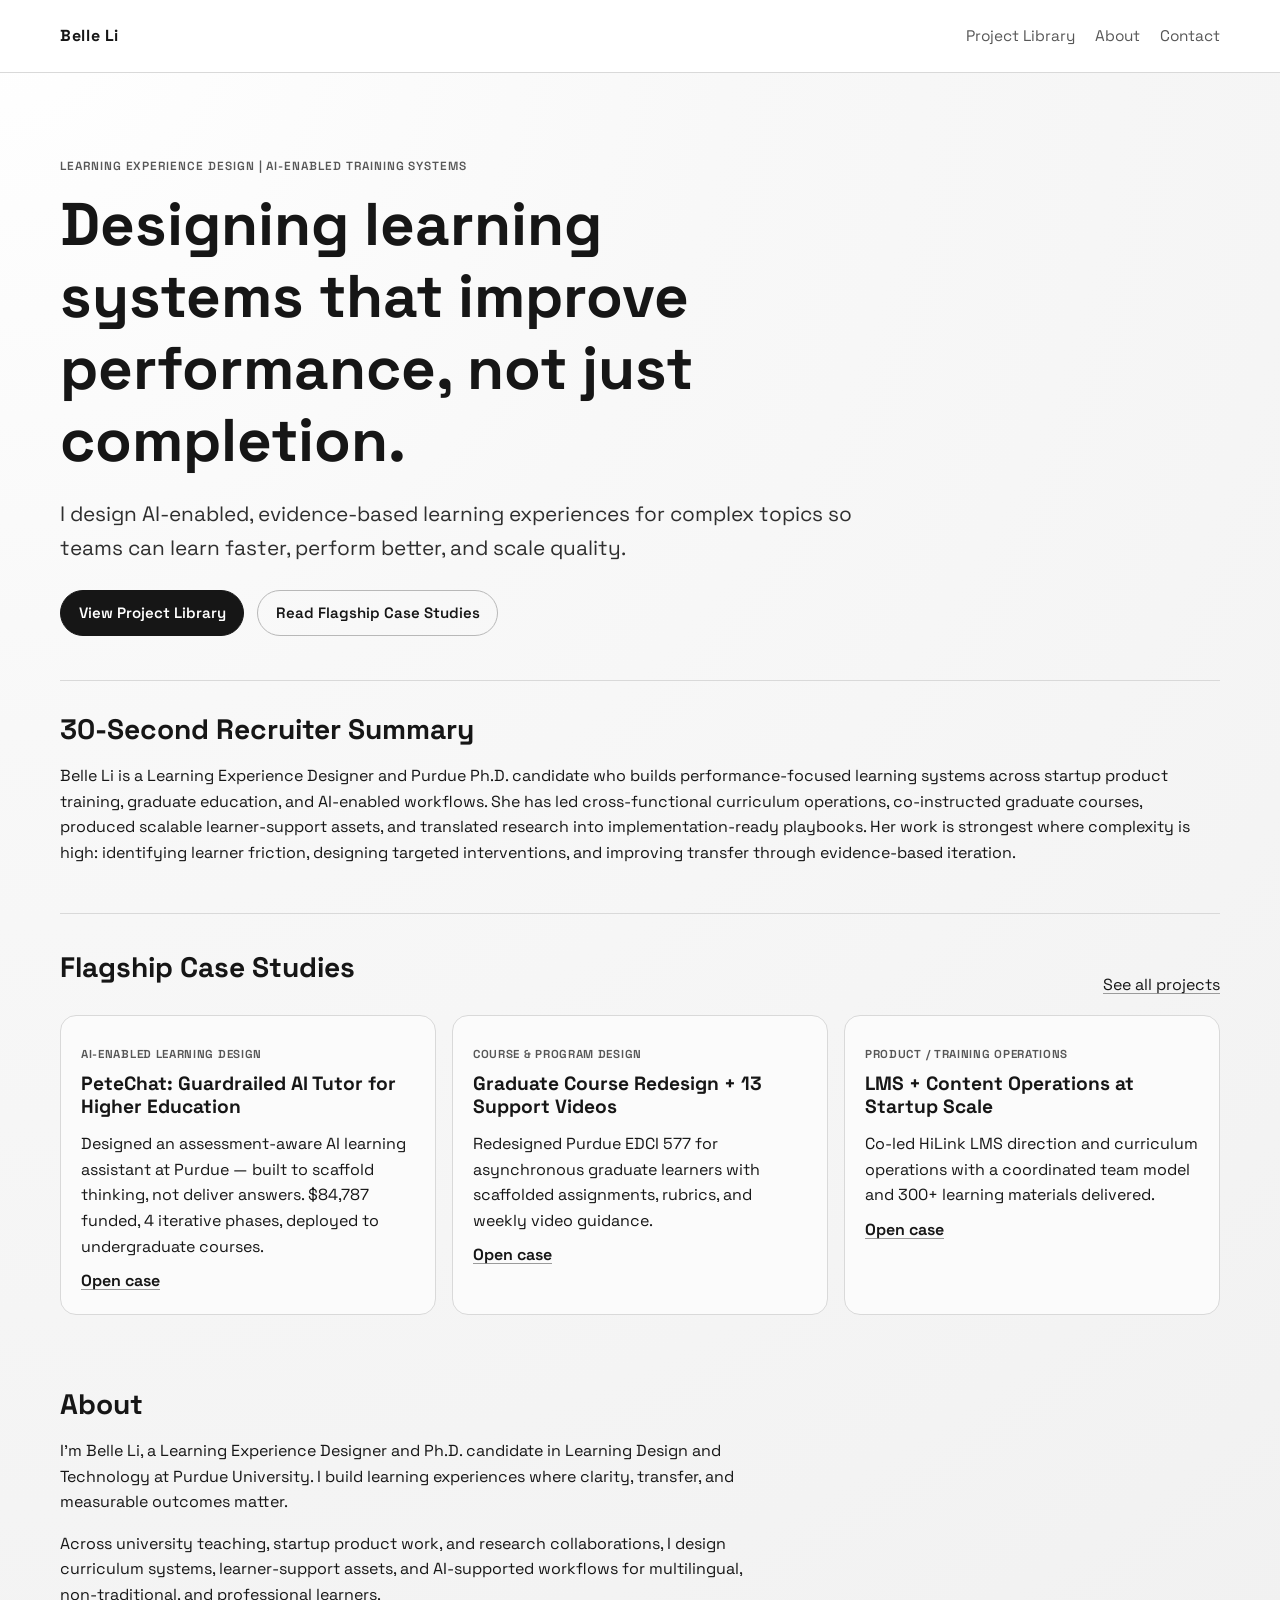
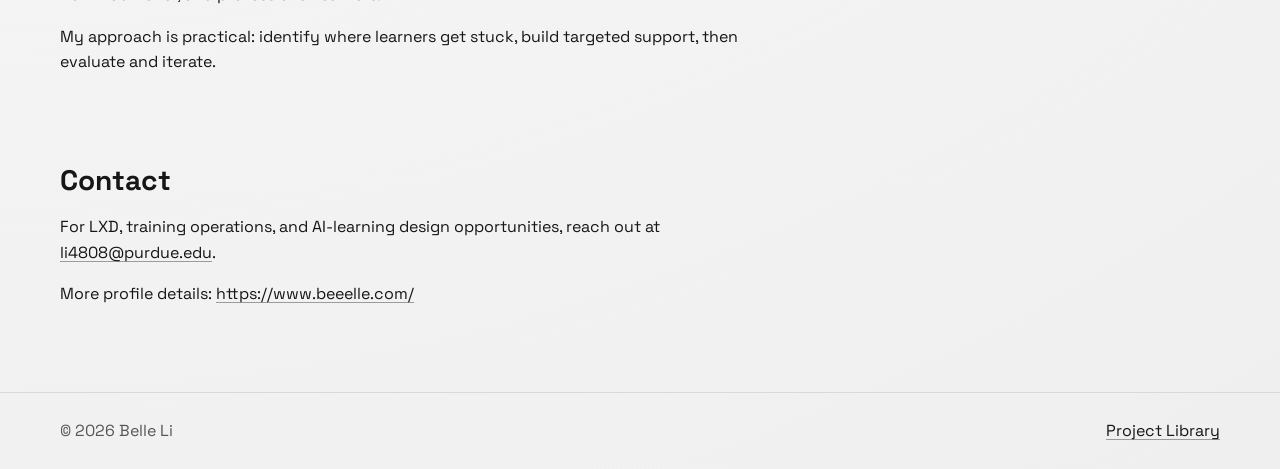
<file: index.html>
<!doctype html>
<html lang="en">
  <head>
    <meta charset="UTF-8" />
    <meta name="viewport" content="width=device-width, initial-scale=1.0" />
    <title>Belle Li | Learning Experience Design Portfolio</title>
    <meta
      name="description"
      content="Belle Li designs AI-enabled, evidence-based learning experiences for product training, higher education, and educator development."
    />
    <link rel="stylesheet" href="styles.css" />
  </head>
  <body>
    <header class="site-header">
      <div class="container nav-wrap">
        <a class="brand" href="index.html">Belle Li</a>
        <nav class="site-nav" aria-label="Primary">
          <a href="projects.html">Project Library</a>
          <a href="#about">About</a>
          <a href="#contact">Contact</a>
        </nav>
      </div>
    </header>

    <main>
      <section class="hero container">
        <p class="eyebrow">Learning Experience Design | AI-Enabled Training Systems</p>
        <h1>Designing learning systems that improve performance, not just completion.</h1>
        <p class="lede">
          I design AI-enabled, evidence-based learning experiences for complex topics so teams can
          learn faster, perform better, and scale quality.
        </p>
        <div class="cta-row">
          <a class="btn btn-primary" href="projects.html">View Project Library</a>
          <a class="btn" href="#flagship">Read Flagship Case Studies</a>
        </div>
      </section>

      <section class="summary container" aria-labelledby="recruiter-summary">
        <h2 id="recruiter-summary">30-Second Recruiter Summary</h2>
        <p>
          Belle Li is a Learning Experience Designer and Purdue Ph.D. candidate who builds
          performance-focused learning systems across startup product training, graduate education,
          and AI-enabled workflows. She has led cross-functional curriculum operations,
          co-instructed graduate courses, produced scalable learner-support assets, and translated
          research into implementation-ready playbooks. Her work is strongest where complexity is
          high: identifying learner friction, designing targeted interventions, and improving transfer
          through evidence-based iteration.
        </p>
      </section>

      <section id="flagship" class="container section">
        <div class="section-head">
          <h2>Flagship Case Studies</h2>
          <a href="projects.html">See all projects</a>
        </div>
        <div class="grid three">
          <article class="card">
            <p class="card-kicker">AI-Enabled Learning Design</p>
            <h3>PeteChat: Guardrailed AI Tutor for Higher Education</h3>
            <p>
              Designed an assessment-aware AI learning assistant at Purdue — built to scaffold thinking, not deliver answers. $84,787 funded, 4 iterative phases, deployed to undergraduate courses.
            </p>
            <a class="inline-link" href="case-petechat.html">Open case</a>
          </article>

          <article class="card">
            <p class="card-kicker">Course & Program Design</p>
            <h3>Graduate Course Redesign + 13 Support Videos</h3>
            <p>
              Redesigned Purdue EDCI 577 for asynchronous graduate learners with scaffolded
              assignments, rubrics, and weekly video guidance.
            </p>
            <a class="inline-link" href="case-edci577.html">Open case</a>
          </article>

          <article class="card">
            <p class="card-kicker">Product / Training Operations</p>
            <h3>LMS + Content Operations at Startup Scale</h3>
            <p>
              Co-led HiLink LMS direction and curriculum operations with a coordinated team model and
              300+ learning materials delivered.
            </p>
            <a class="inline-link" href="case-hilink.html">Open case</a>
          </article>
        </div>
      </section>

      <section id="about" class="container section about">
        <h2>About</h2>
        <p>
          I’m Belle Li, a Learning Experience Designer and Ph.D. candidate in Learning Design and
          Technology at Purdue University. I build learning experiences where clarity, transfer, and
          measurable outcomes matter.
        </p>
        <p>
          Across university teaching, startup product work, and research collaborations, I design
          curriculum systems, learner-support assets, and AI-supported workflows for multilingual,
          non-traditional, and professional learners.
        </p>
        <p>
          My approach is practical: identify where learners get stuck, build targeted support, then
          evaluate and iterate.
        </p>
      </section>

      <section id="contact" class="container section contact">
        <h2>Contact</h2>
        <p>
          For LXD, training operations, and AI-learning design opportunities, reach out at
          <a href="mailto:li4808@purdue.edu">li4808@purdue.edu</a>.
        </p>
        <p>
          More profile details:
          <a href="https://www.beeelle.com/" target="_blank" rel="noopener noreferrer"
            >https://www.beeelle.com/</a
          >
        </p>
      </section>
    </main>

    <footer class="site-footer">
      <div class="container footer-wrap">
        <p>© <span id="year"></span> Belle Li</p>
        <a href="projects.html">Project Library</a>
      </div>
    </footer>

    <script src="script.js"></script>
  </body>
</html>
</file>
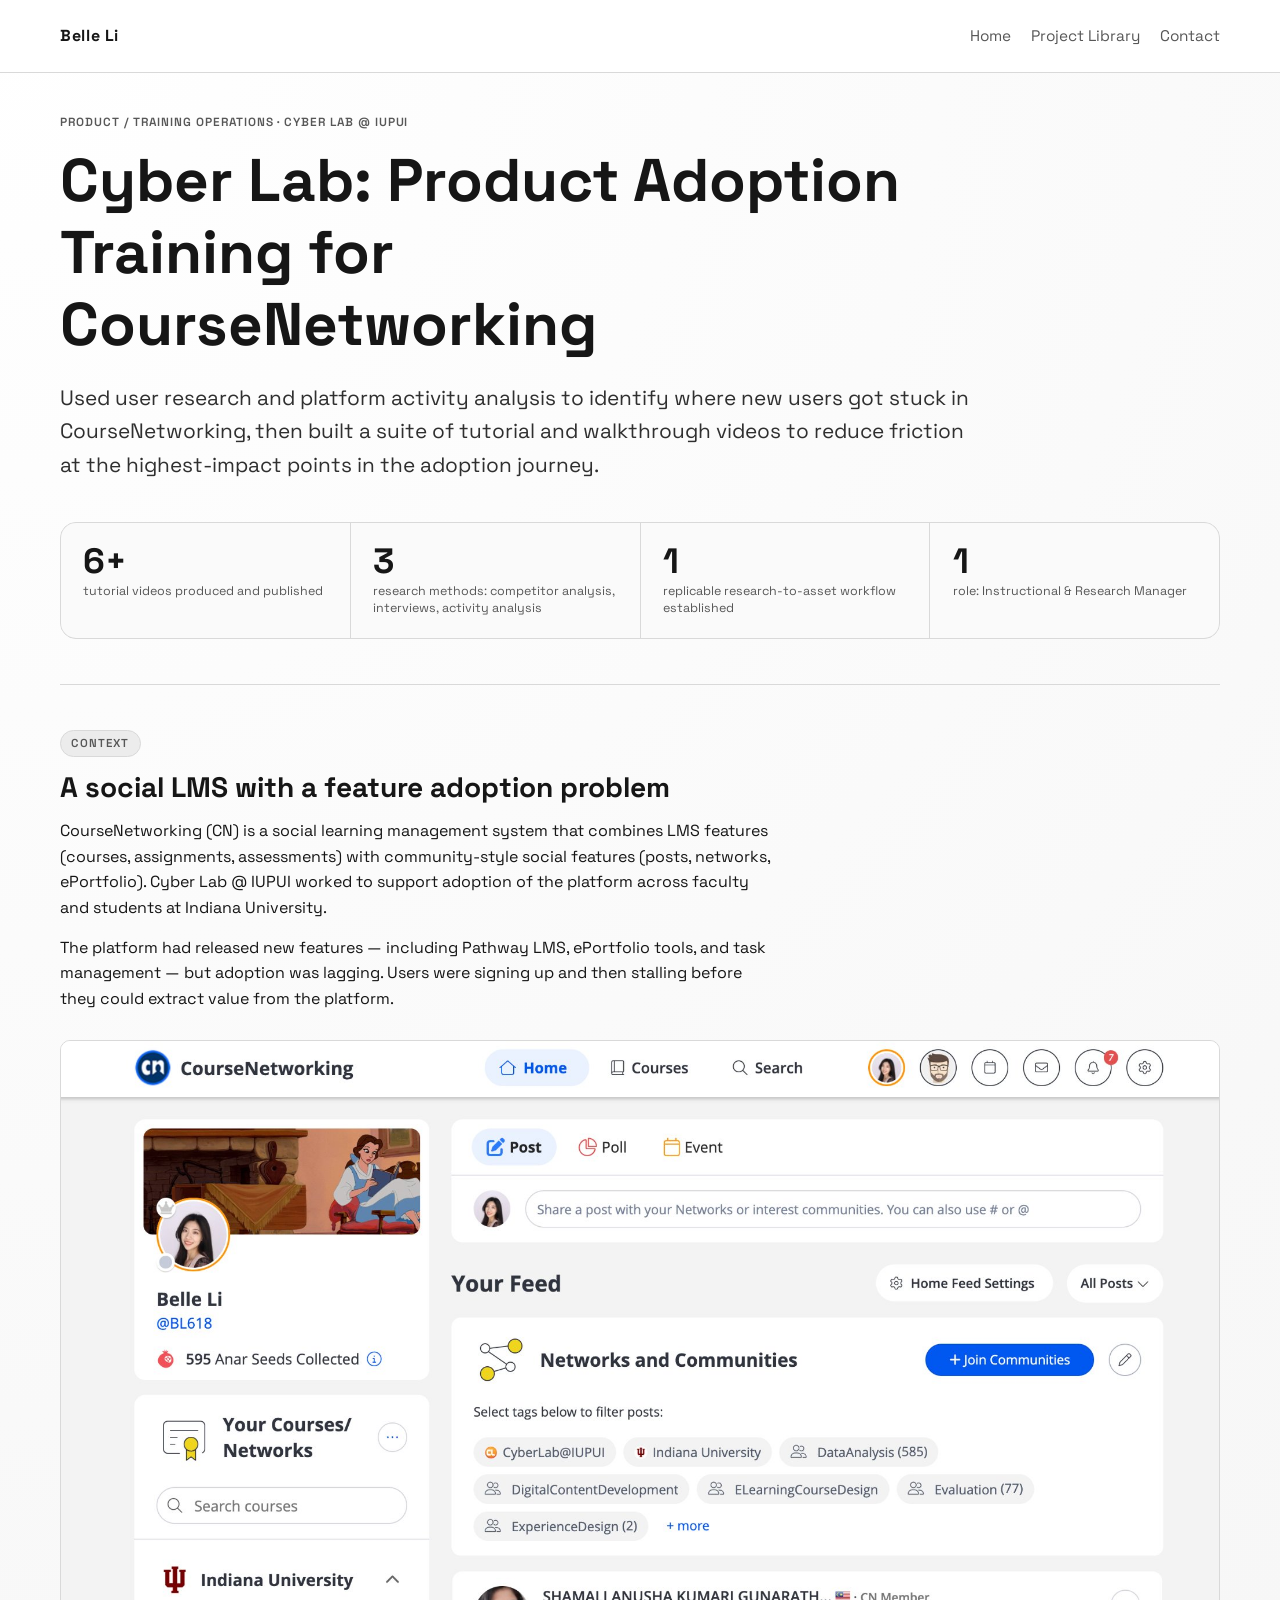
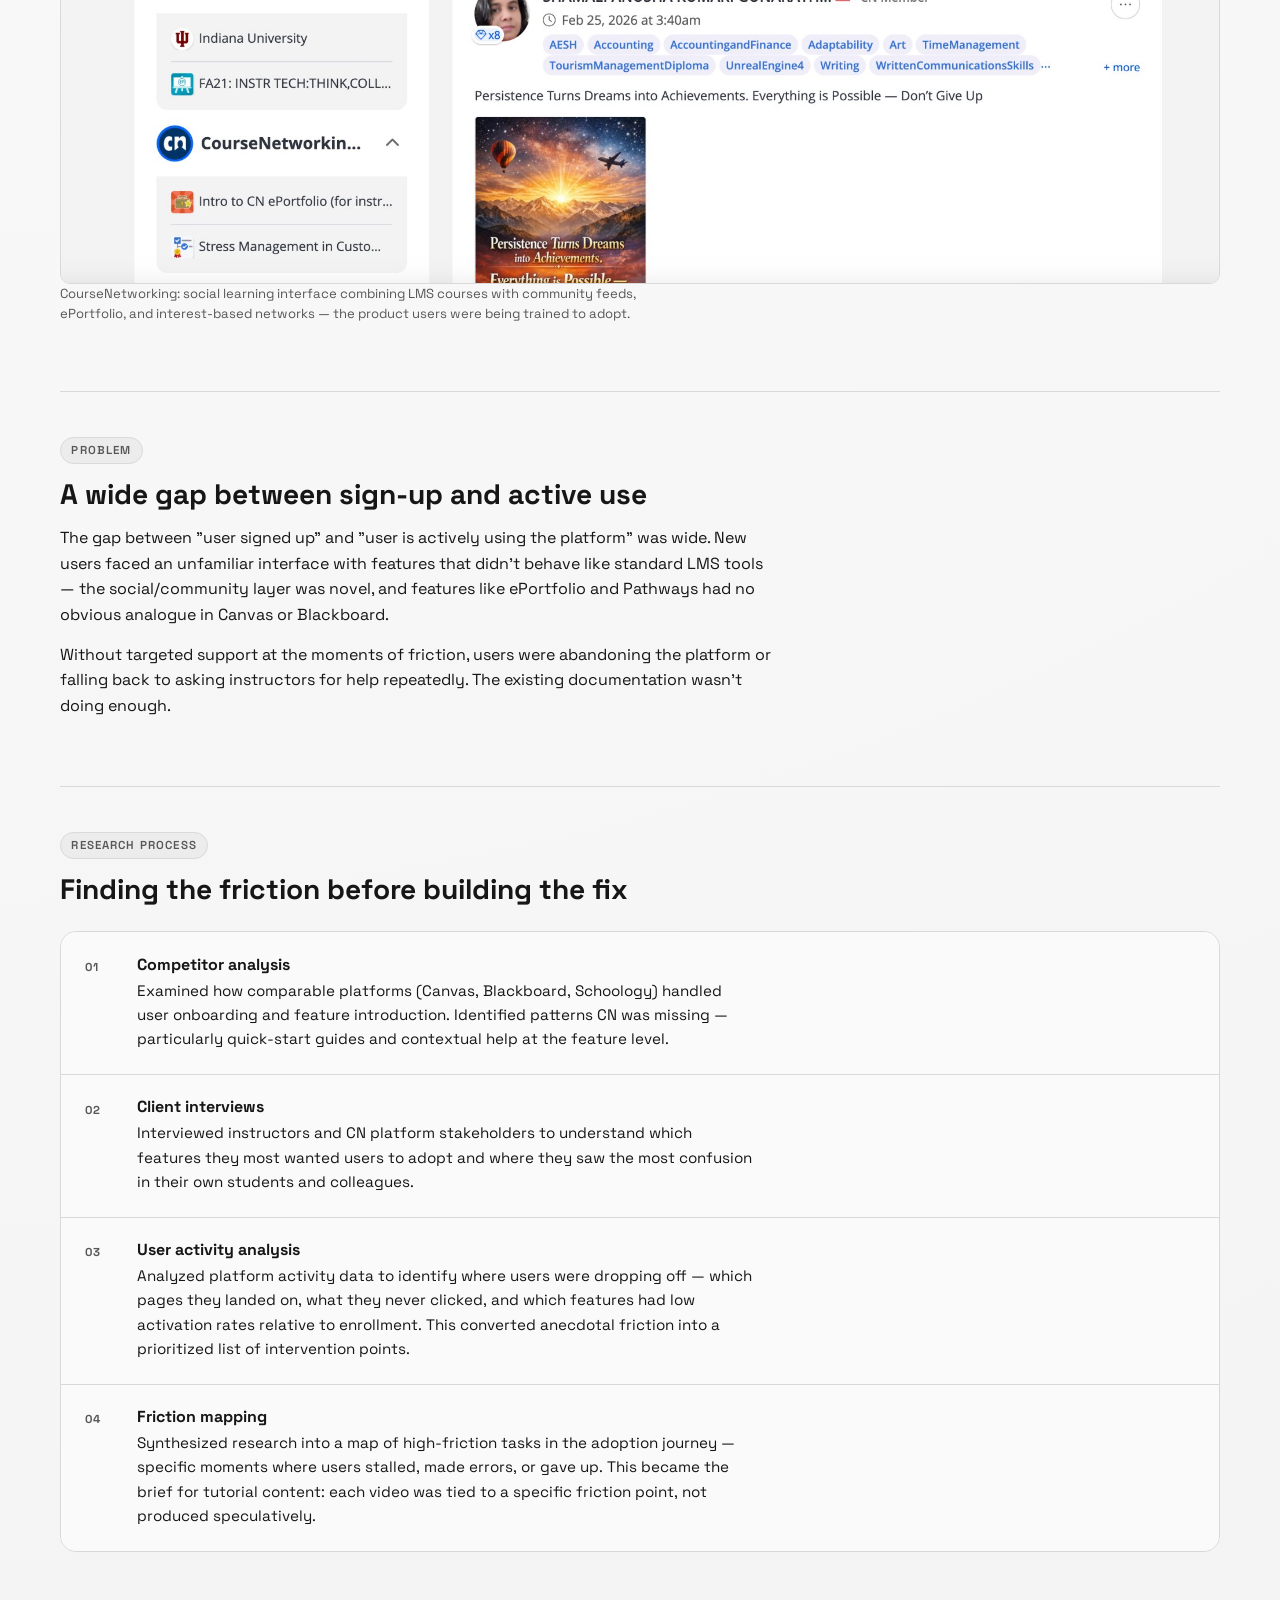
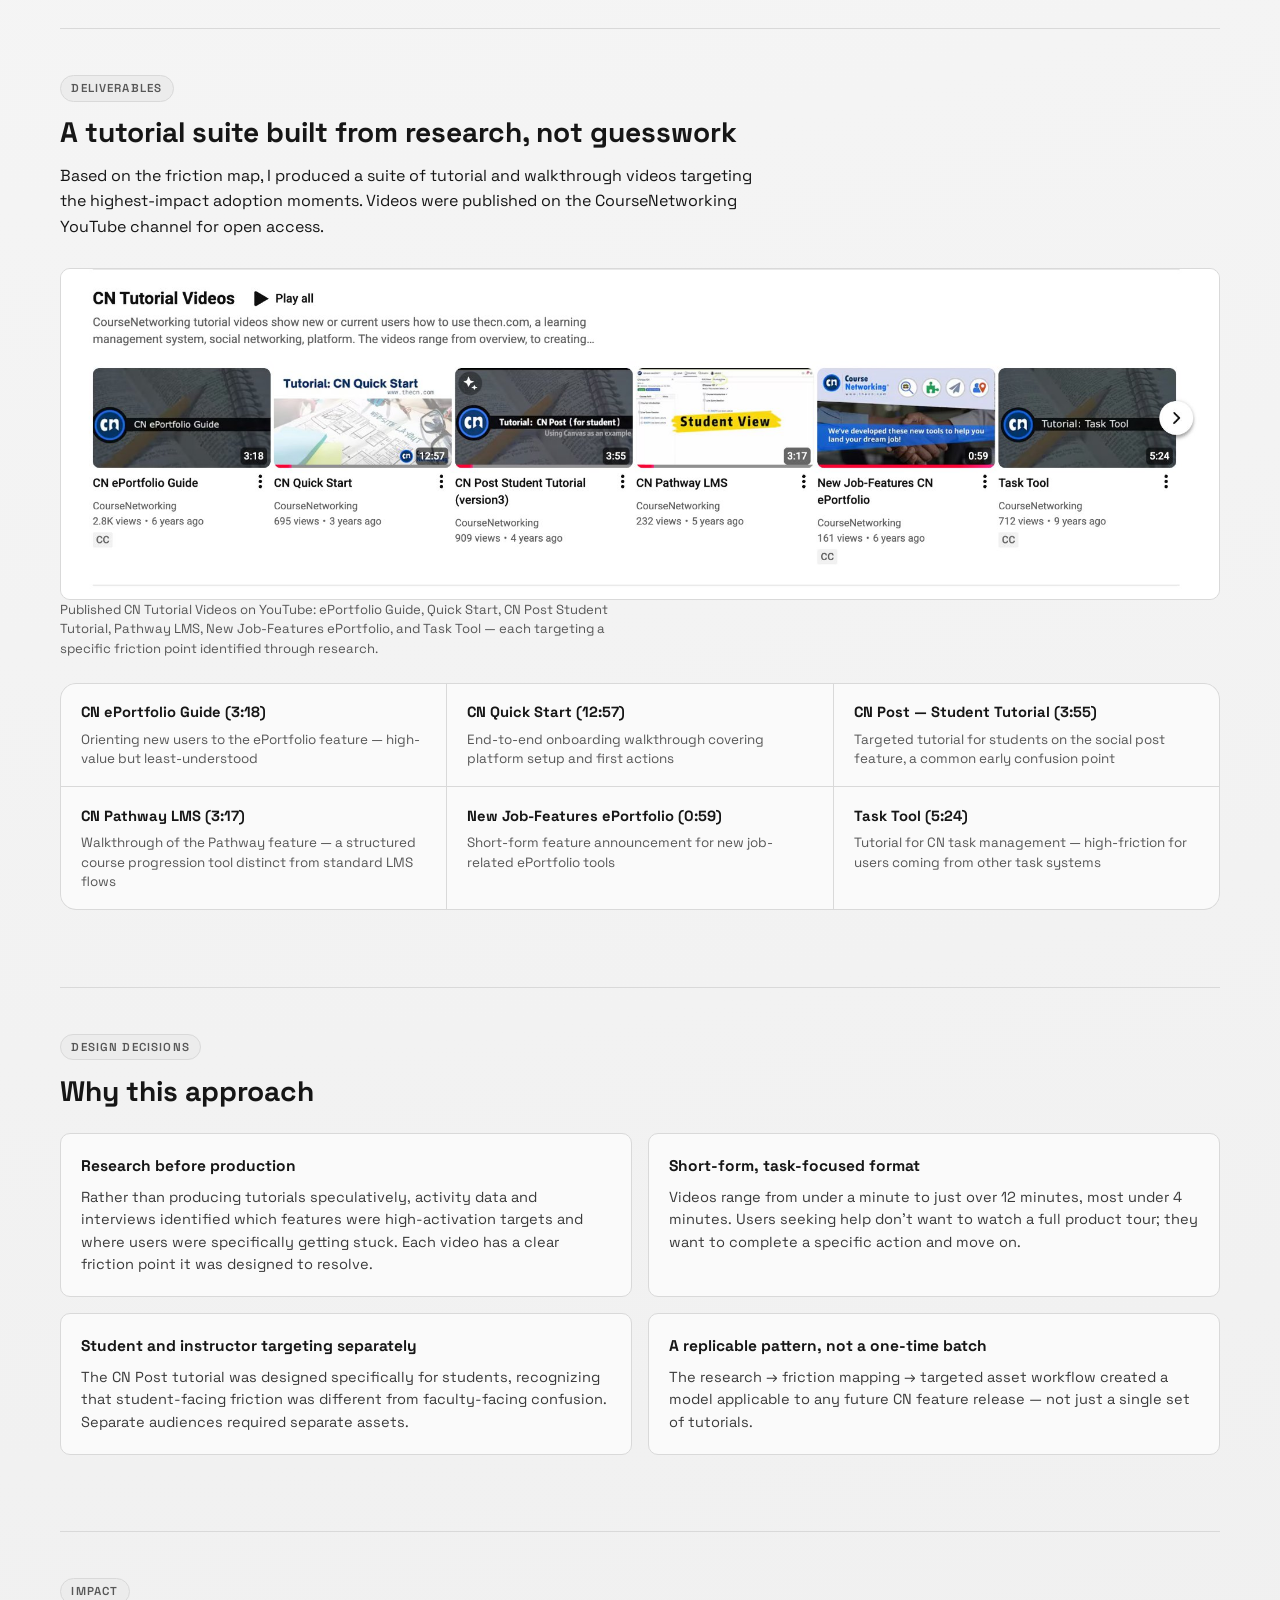
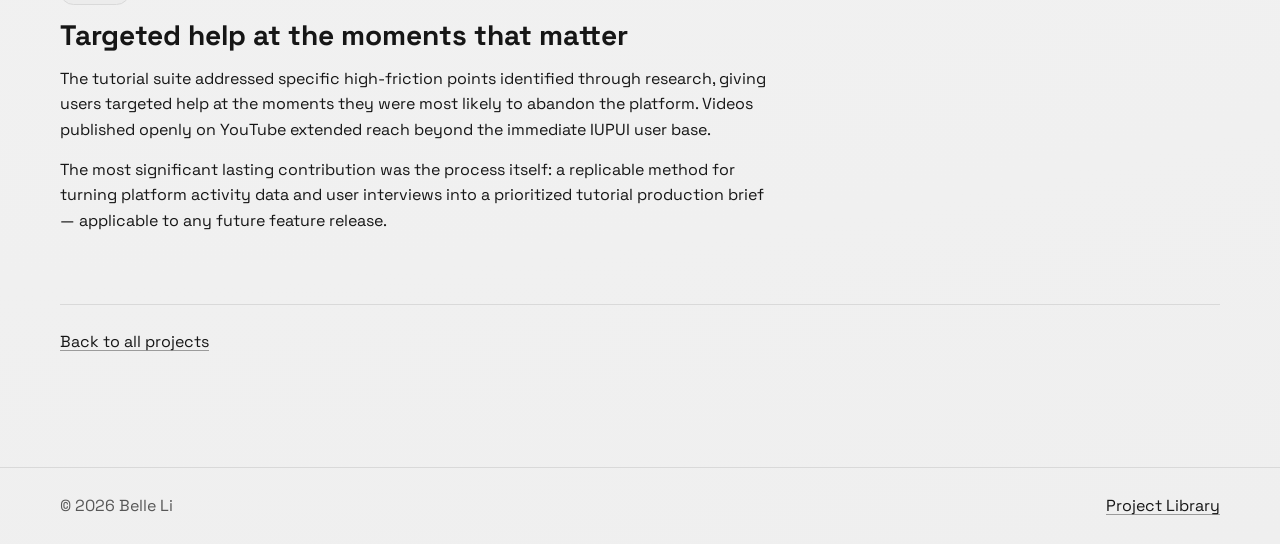
<file: case-cyberlab.html>
<!doctype html>
<html lang="en">
  <head>
    <meta charset="UTF-8" />
    <meta name="viewport" content="width=device-width, initial-scale=1.0" />
    <title>Cyber Lab Product Adoption Training — Belle Li</title>
    <meta name="description" content="Case study: Cyber Lab LMS optimization and onboarding tutorial design informed by user research and activity analysis on CourseNetworking." />
    <link rel="stylesheet" href="styles.css" />
  </head>
  <body>
    <header class="site-header">
      <div class="container nav-wrap">
        <a class="brand" href="index.html">Belle Li</a>
        <nav class="site-nav" aria-label="Primary">
          <a href="index.html">Home</a>
          <a href="projects.html">Project Library</a>
          <a href="index.html#contact">Contact</a>
        </nav>
      </div>
    </header>

    <main class="container case">
      <p class="eyebrow">Product / Training Operations · Cyber Lab @ IUPUI</p>
      <h1>Cyber Lab: Product Adoption Training for CourseNetworking</h1>
      <p class="lede narrow">Used user research and platform activity analysis to identify where new users got stuck in CourseNetworking, then built a suite of tutorial and walkthrough videos to reduce friction at the highest-impact points in the adoption journey.</p>

      <div class="case-stats">
        <div class="case-stat"><span class="case-stat-num">6+</span><span class="case-stat-label">tutorial videos produced and published</span></div>
        <div class="case-stat"><span class="case-stat-num">3</span><span class="case-stat-label">research methods: competitor analysis, interviews, activity analysis</span></div>
        <div class="case-stat"><span class="case-stat-num">1</span><span class="case-stat-label">replicable research-to-asset workflow established</span></div>
        <div class="case-stat"><span class="case-stat-num">1</span><span class="case-stat-label">role: Instructional & Research Manager</span></div>
      </div>

      <div class="case-section">
        <p class="section-tag">Context</p>
        <h2>A social LMS with a feature adoption problem</h2>
        <p>CourseNetworking (CN) is a social learning management system that combines LMS features (courses, assignments, assessments) with community-style social features (posts, networks, ePortfolio). Cyber Lab @ IUPUI worked to support adoption of the platform across faculty and students at Indiana University.</p>
        <p>The platform had released new features — including Pathway LMS, ePortfolio tools, and task management — but adoption was lagging. Users were signing up and then stalling before they could extract value from the platform.</p>
        <div class="case-img-wrap">
          <img src="images/cyberlab-cn-profile.png" alt="CourseNetworking platform home page" class="case-img" onerror="this.style.display='none';this.nextElementSibling.style.display='flex';" />
          <div class="case-img-placeholder" style="display:none">CourseNetworking platform screenshot</div>
          <p class="case-img-caption">CourseNetworking: social learning interface combining LMS courses with community feeds, ePortfolio, and interest-based networks — the product users were being trained to adopt.</p>
        </div>
      </div>

      <div class="case-section">
        <p class="section-tag">Problem</p>
        <h2>A wide gap between sign-up and active use</h2>
        <p>The gap between "user signed up" and "user is actively using the platform" was wide. New users faced an unfamiliar interface with features that didn't behave like standard LMS tools — the social/community layer was novel, and features like ePortfolio and Pathways had no obvious analogue in Canvas or Blackboard.</p>
        <p>Without targeted support at the moments of friction, users were abandoning the platform or falling back to asking instructors for help repeatedly. The existing documentation wasn't doing enough.</p>
      </div>

      <div class="case-section">
        <p class="section-tag">Research Process</p>
        <h2>Finding the friction before building the fix</h2>
        <div class="process-list">
          <div class="process-item">
            <div class="process-num">01</div>
            <div class="process-body">
              <h3>Competitor analysis</h3>
              <p>Examined how comparable platforms (Canvas, Blackboard, Schoology) handled user onboarding and feature introduction. Identified patterns CN was missing — particularly quick-start guides and contextual help at the feature level.</p>
            </div>
          </div>
          <div class="process-item">
            <div class="process-num">02</div>
            <div class="process-body">
              <h3>Client interviews</h3>
              <p>Interviewed instructors and CN platform stakeholders to understand which features they most wanted users to adopt and where they saw the most confusion in their own students and colleagues.</p>
            </div>
          </div>
          <div class="process-item">
            <div class="process-num">03</div>
            <div class="process-body">
              <h3>User activity analysis</h3>
              <p>Analyzed platform activity data to identify where users were dropping off — which pages they landed on, what they never clicked, and which features had low activation rates relative to enrollment. This converted anecdotal friction into a prioritized list of intervention points.</p>
            </div>
          </div>
          <div class="process-item">
            <div class="process-num">04</div>
            <div class="process-body">
              <h3>Friction mapping</h3>
              <p>Synthesized research into a map of high-friction tasks in the adoption journey — specific moments where users stalled, made errors, or gave up. This became the brief for tutorial content: each video was tied to a specific friction point, not produced speculatively.</p>
            </div>
          </div>
        </div>
      </div>

      <div class="case-section">
        <p class="section-tag">Deliverables</p>
        <h2>A tutorial suite built from research, not guesswork</h2>
        <p>Based on the friction map, I produced a suite of tutorial and walkthrough videos targeting the highest-impact adoption moments. Videos were published on the CourseNetworking YouTube channel for open access.</p>
        <div class="case-img-wrap">
          <img src="images/cyberlab-tutorials.png" alt="CN Tutorial Videos on YouTube" class="case-img" onerror="this.style.display='none';this.nextElementSibling.style.display='flex';" />
          <div class="case-img-placeholder" style="display:none">CN Tutorial Video library — YouTube</div>
          <p class="case-img-caption">Published CN Tutorial Videos on YouTube: ePortfolio Guide, Quick Start, CN Post Student Tutorial, Pathway LMS, New Job-Features ePortfolio, and Task Tool — each targeting a specific friction point identified through research.</p>
        </div>
        <div class="artifact-grid">
          <div class="artifact-item"><h4>CN ePortfolio Guide (3:18)</h4><p>Orienting new users to the ePortfolio feature — high-value but least-understood</p></div>
          <div class="artifact-item"><h4>CN Quick Start (12:57)</h4><p>End-to-end onboarding walkthrough covering platform setup and first actions</p></div>
          <div class="artifact-item"><h4>CN Post — Student Tutorial (3:55)</h4><p>Targeted tutorial for students on the social post feature, a common early confusion point</p></div>
          <div class="artifact-item"><h4>CN Pathway LMS (3:17)</h4><p>Walkthrough of the Pathway feature — a structured course progression tool distinct from standard LMS flows</p></div>
          <div class="artifact-item"><h4>New Job-Features ePortfolio (0:59)</h4><p>Short-form feature announcement for new job-related ePortfolio tools</p></div>
          <div class="artifact-item"><h4>Task Tool (5:24)</h4><p>Tutorial for CN task management — high-friction for users coming from other task systems</p></div>
        </div>
      </div>

      <div class="case-section">
        <p class="section-tag">Design Decisions</p>
        <h2>Why this approach</h2>
        <div class="decisions-grid">
          <div class="decision-item">
            <h4>Research before production</h4>
            <p>Rather than producing tutorials speculatively, activity data and interviews identified which features were high-activation targets and where users were specifically getting stuck. Each video has a clear friction point it was designed to resolve.</p>
          </div>
          <div class="decision-item">
            <h4>Short-form, task-focused format</h4>
            <p>Videos range from under a minute to just over 12 minutes, most under 4 minutes. Users seeking help don't want to watch a full product tour; they want to complete a specific action and move on.</p>
          </div>
          <div class="decision-item">
            <h4>Student and instructor targeting separately</h4>
            <p>The CN Post tutorial was designed specifically for students, recognizing that student-facing friction was different from faculty-facing confusion. Separate audiences required separate assets.</p>
          </div>
          <div class="decision-item">
            <h4>A replicable pattern, not a one-time batch</h4>
            <p>The research → friction mapping → targeted asset workflow created a model applicable to any future CN feature release — not just a single set of tutorials.</p>
          </div>
        </div>
      </div>

      <div class="case-section">
        <p class="section-tag">Impact</p>
        <h2>Targeted help at the moments that matter</h2>
        <p>The tutorial suite addressed specific high-friction points identified through research, giving users targeted help at the moments they were most likely to abandon the platform. Videos published openly on YouTube extended reach beyond the immediate IUPUI user base.</p>
        <p>The most significant lasting contribution was the process itself: a replicable method for turning platform activity data and user interviews into a prioritized tutorial production brief — applicable to any future feature release.</p>
      </div>

      <p class="case-back"><a href="projects.html">Back to all projects</a></p>
    </main>

    <footer class="site-footer">
      <div class="container footer-wrap">
        <p>© <span id="year"></span> Belle Li</p>
        <a href="projects.html">Project Library</a>
      </div>
    </footer>
    <script src="script.js"></script>
  </body>
</html>
</file>
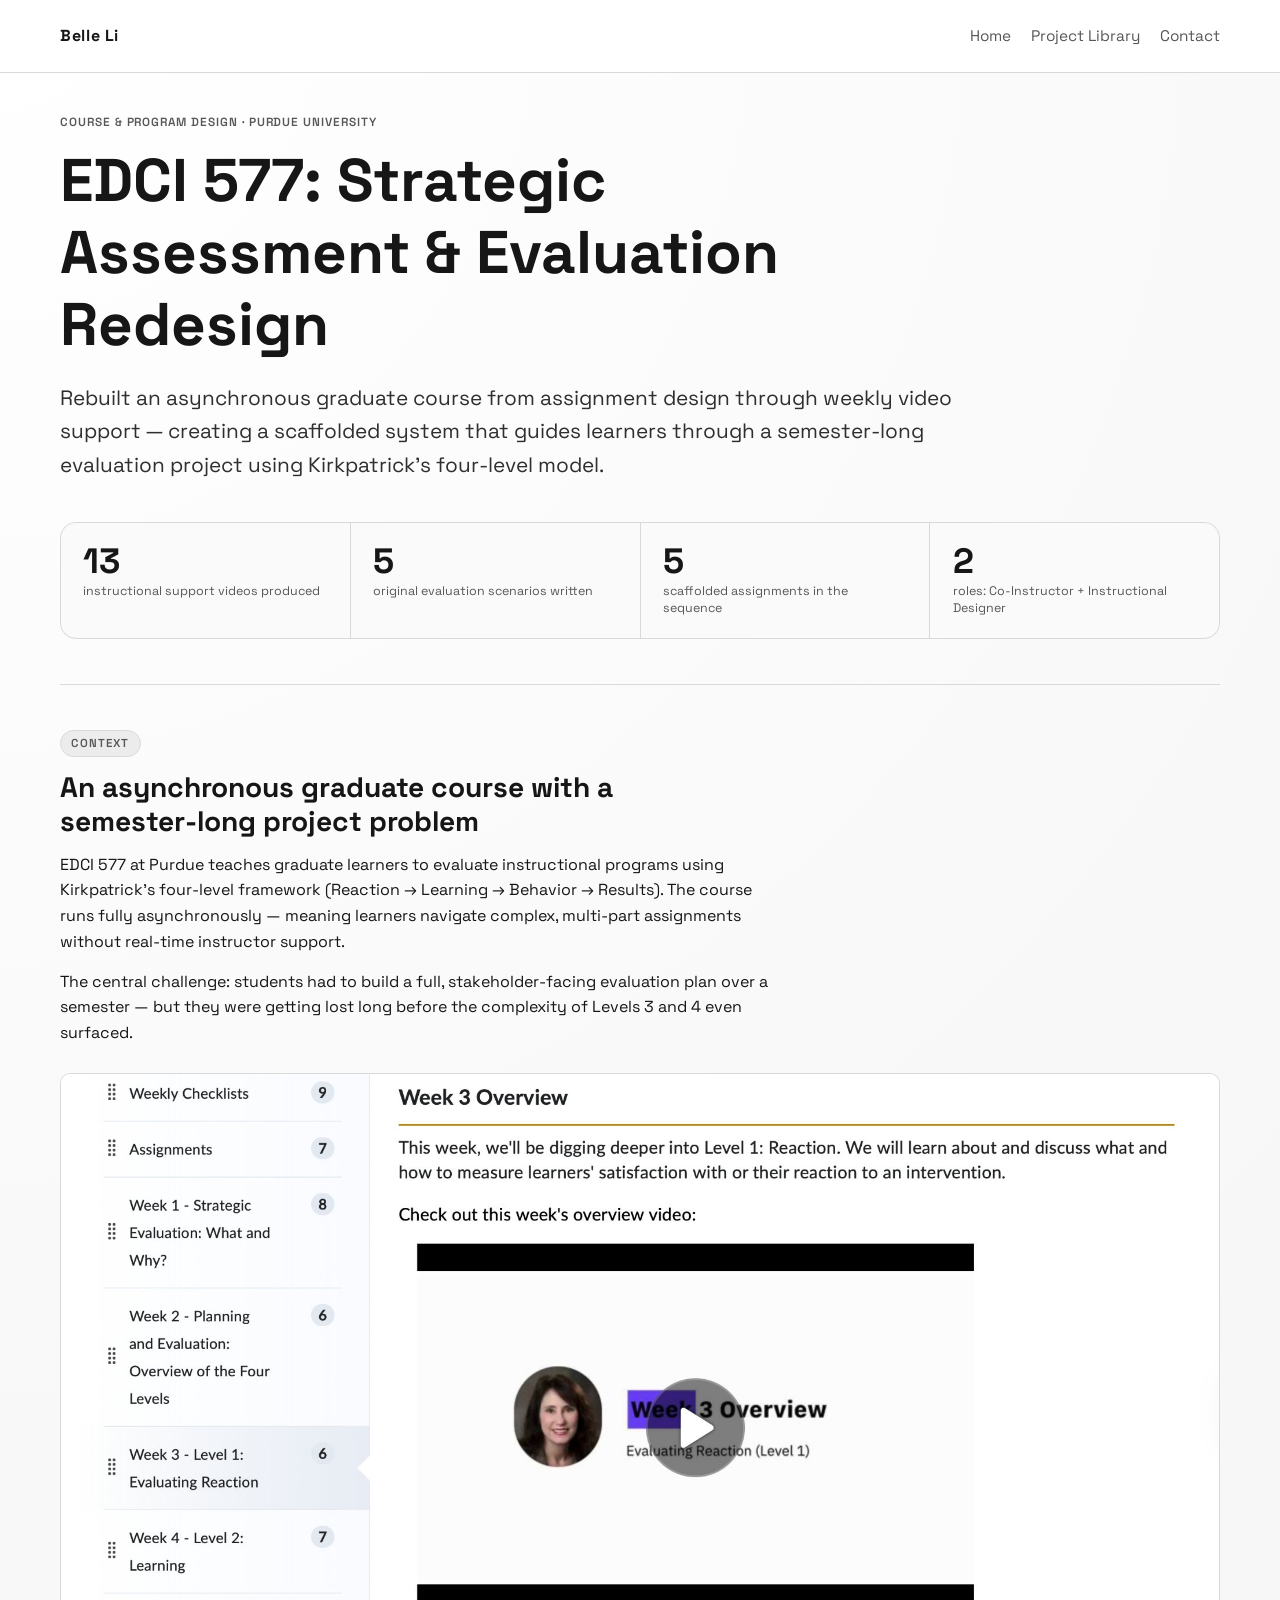
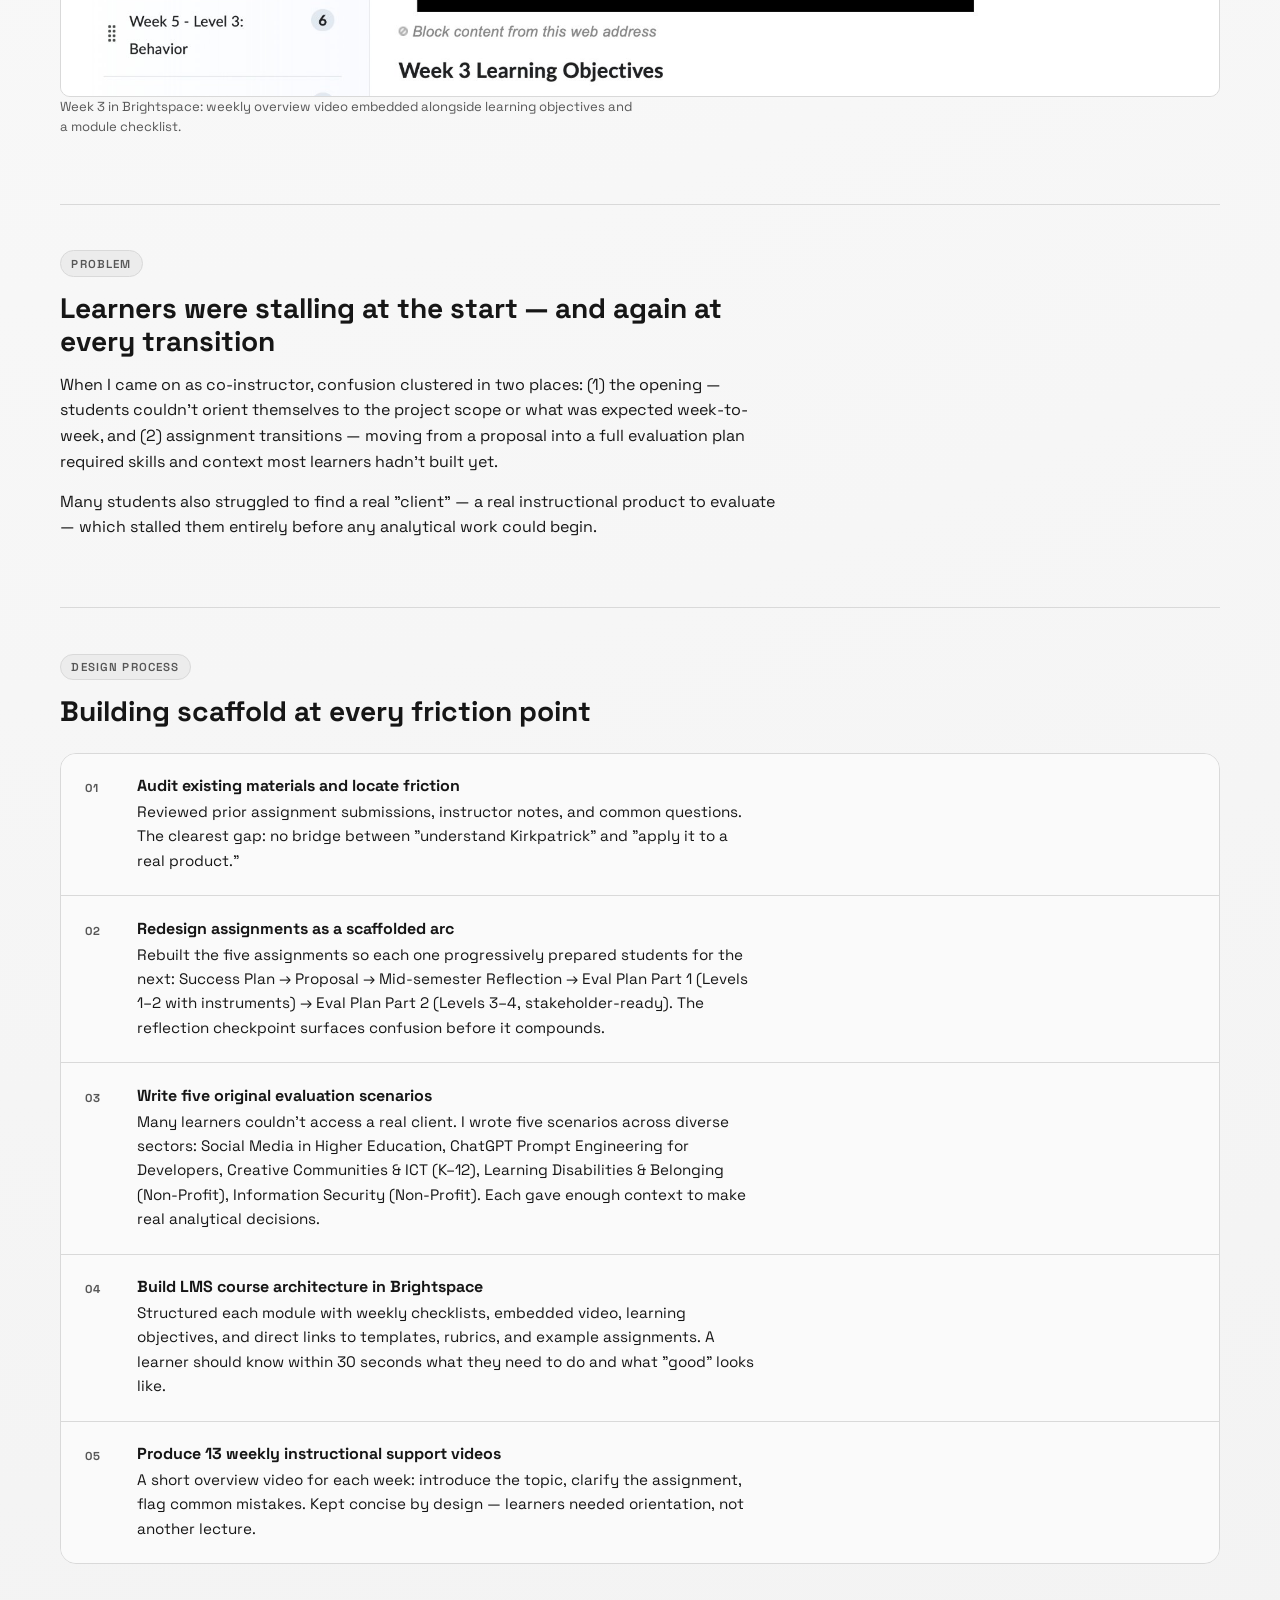
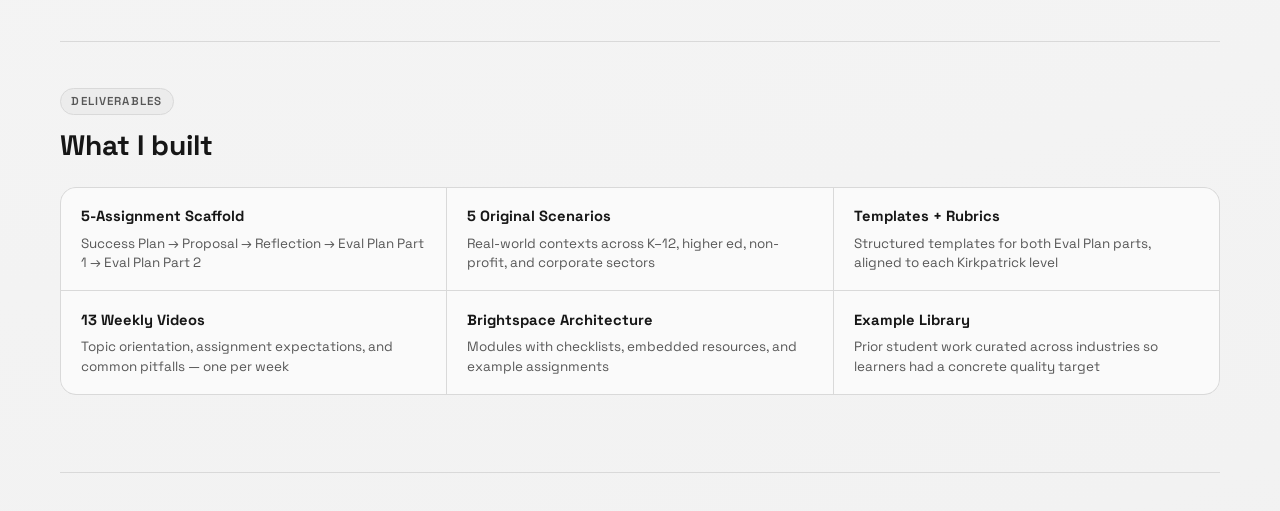
<file: case-edci557.html>
<!doctype html>
<html lang="en">
  <head>
    <meta charset="UTF-8" />
    <meta name="viewport" content="width=device-width, initial-scale=1.0" />
    <meta http-equiv="refresh" content="0; url=case-edci577.html" />
    <meta name="robots" content="noindex" />
    <link rel="canonical" href="https://beeeeeeelle.github.io/portfolio/case-edci577.html" />
    <title>EDCI 577 Course Redesign — Belle Li</title>
  </head>
  <body>
    <p>This case study has moved to <a href="case-edci577.html">EDCI 577: Strategic Assessment &amp; Evaluation Redesign</a>.</p>
  </body>
</html>
</file>
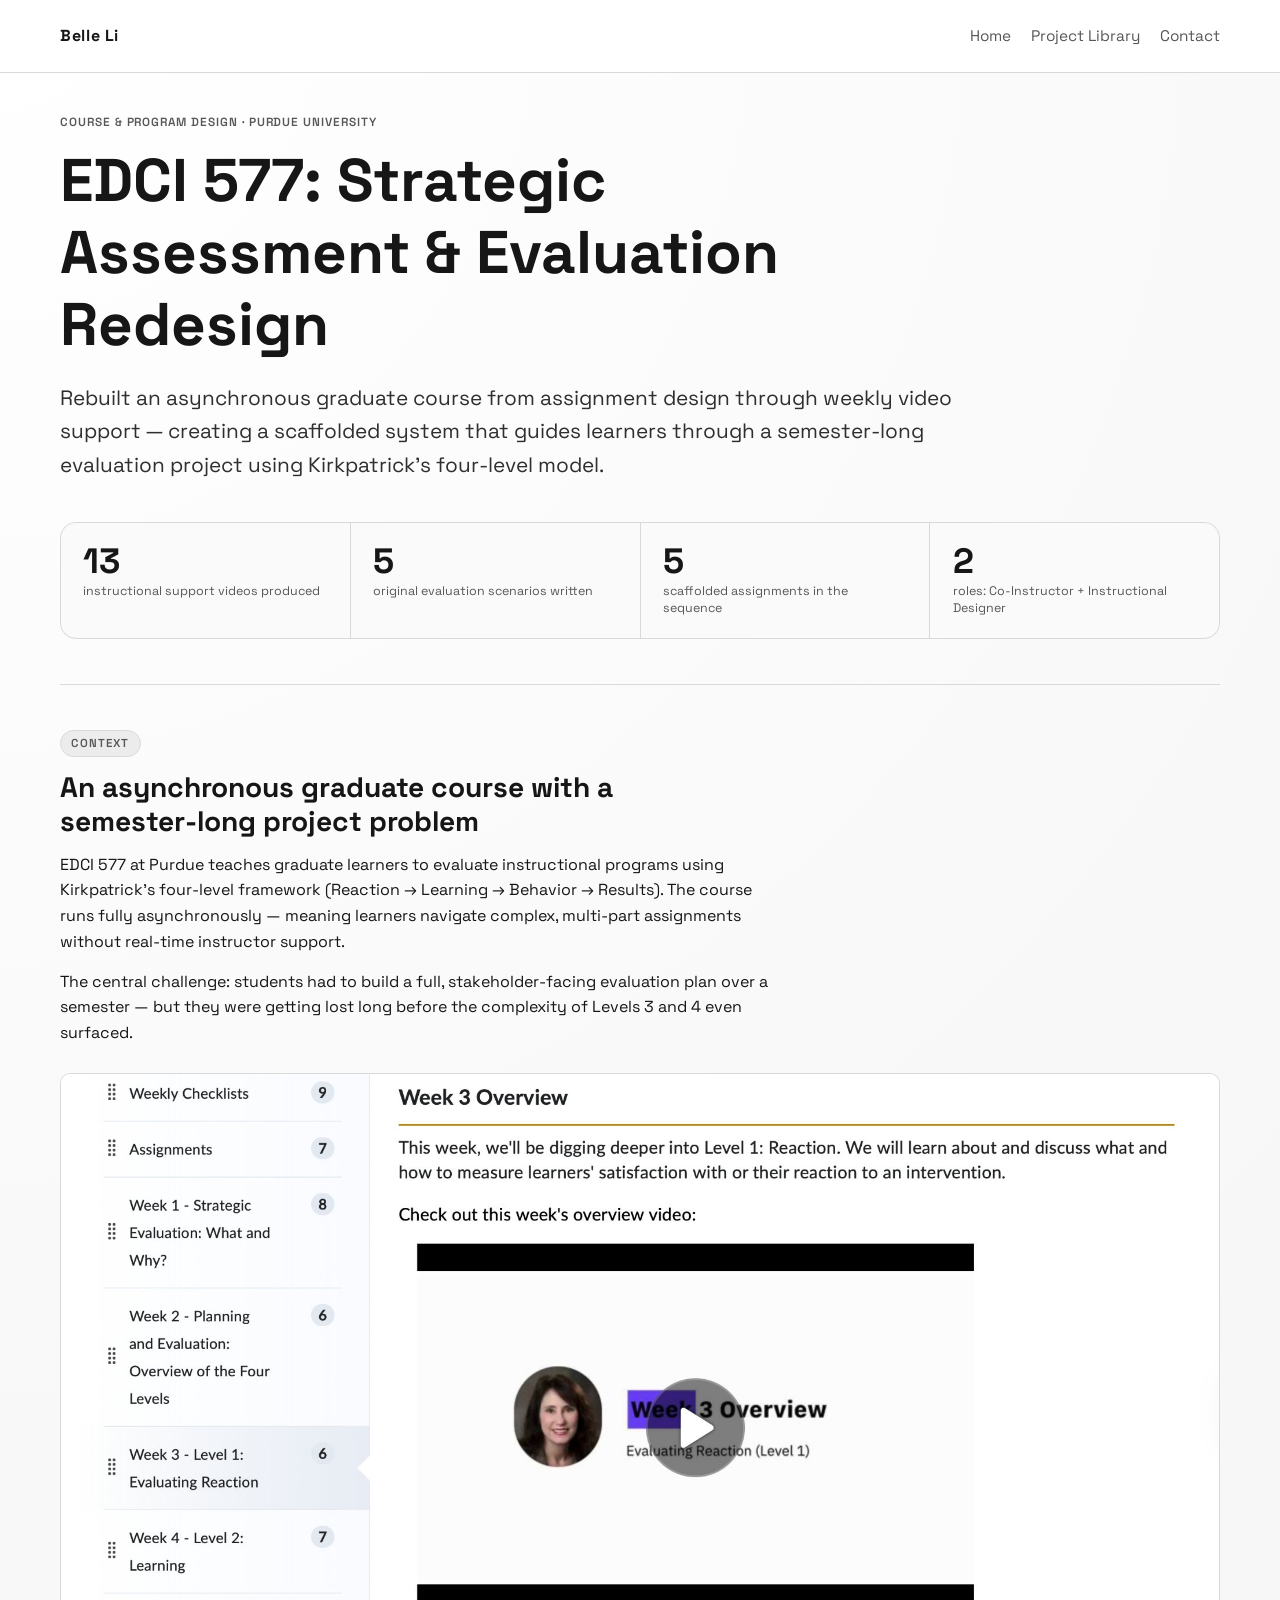
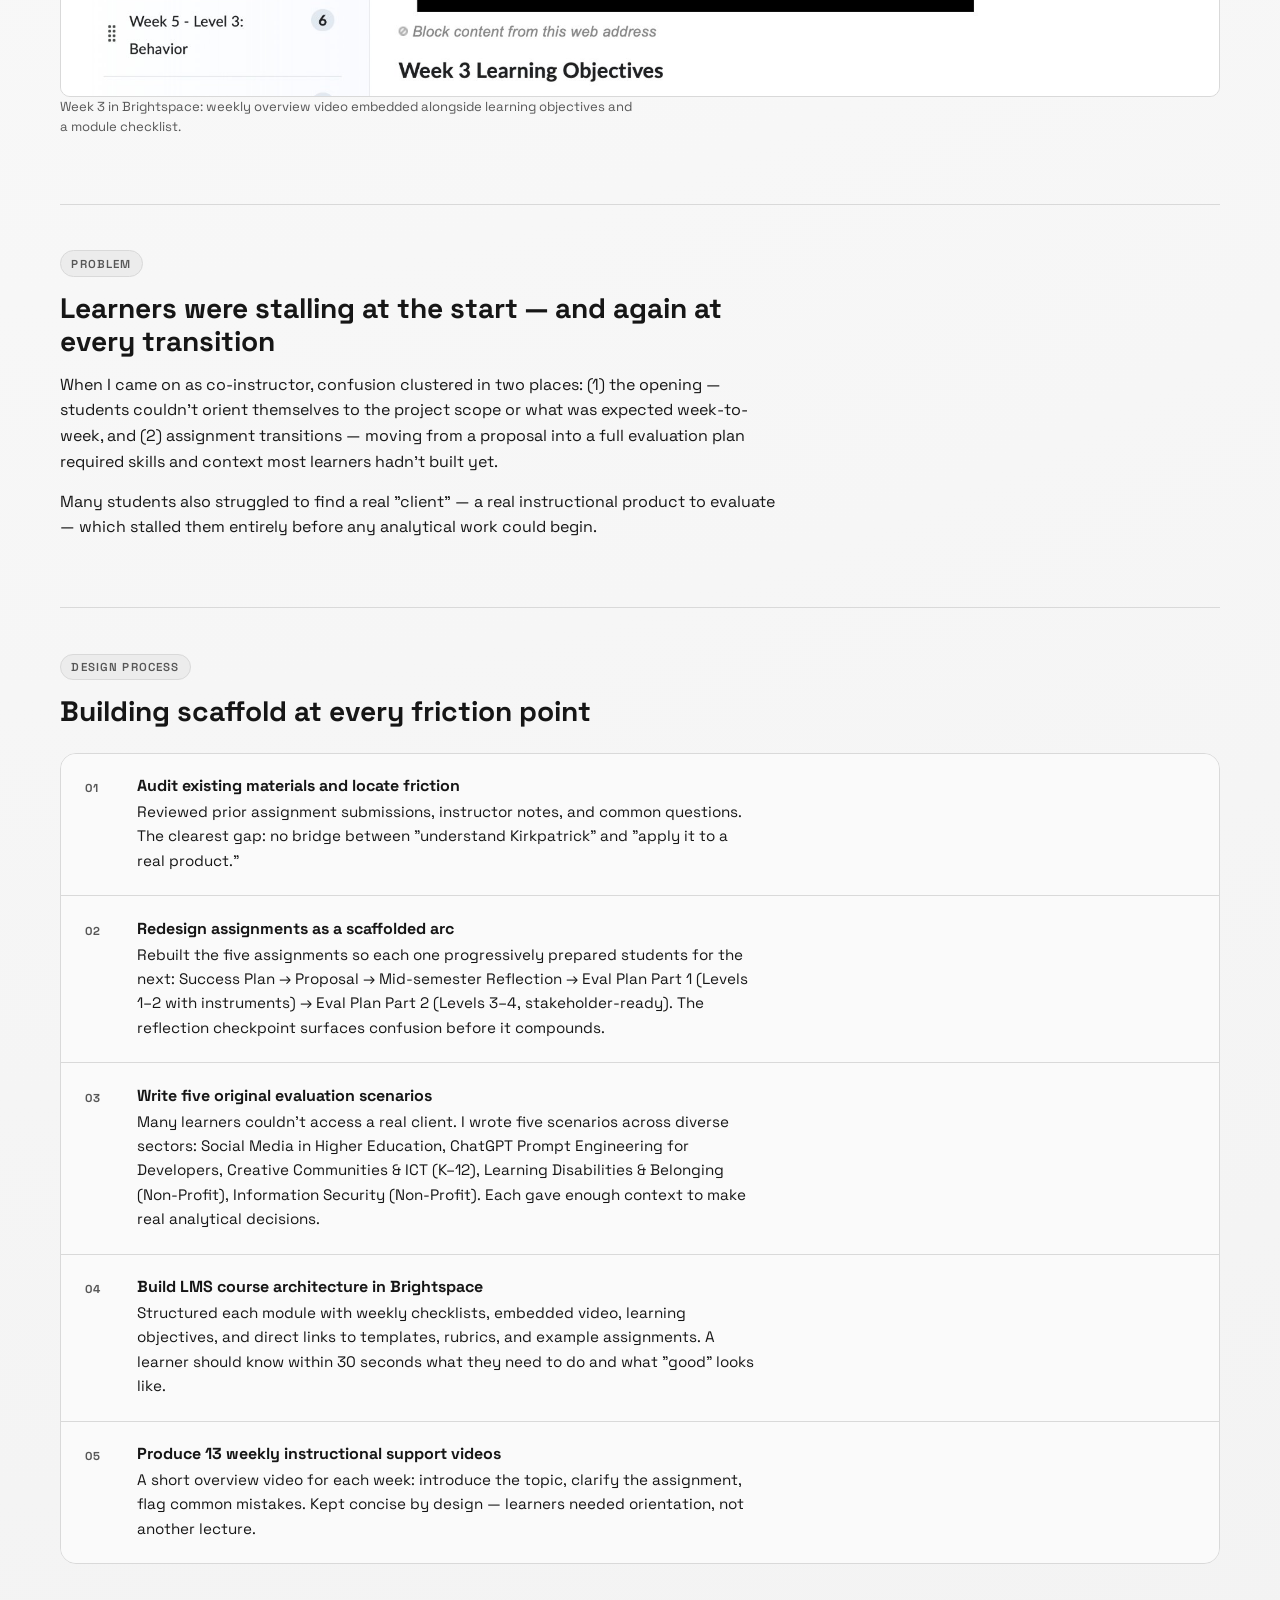
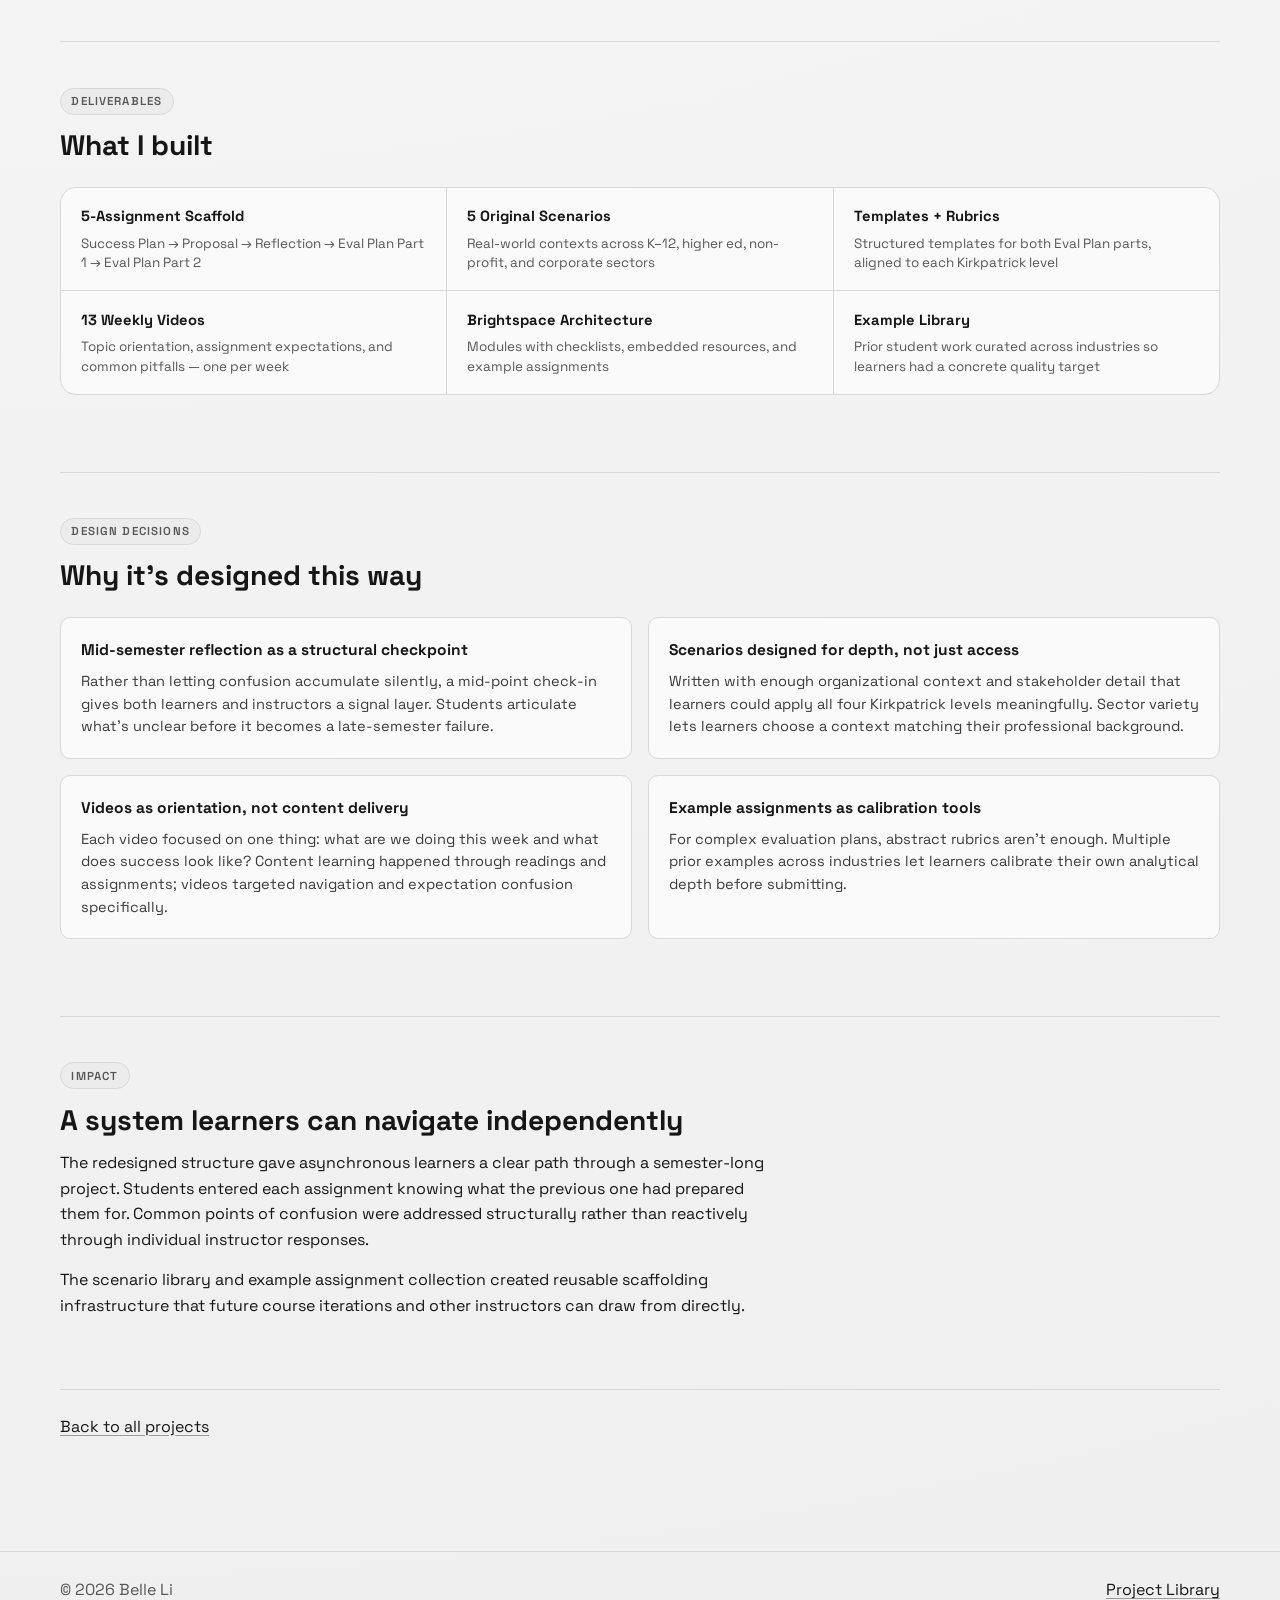
<file: case-edci577.html>
<!doctype html>
<html lang="en">
  <head>
    <meta charset="UTF-8" />
    <meta name="viewport" content="width=device-width, initial-scale=1.0" />
    <title>EDCI 577 Course Redesign — Belle Li</title>
    <meta name="description" content="Case study: Purdue EDCI 577 redesign with 5-assignment scaffold, 5 original scenarios, 13 support videos." />
    <link rel="stylesheet" href="styles.css" />
  </head>
  <body>
    <header class="site-header">
      <div class="container nav-wrap">
        <a class="brand" href="index.html">Belle Li</a>
        <nav class="site-nav" aria-label="Primary">
          <a href="index.html">Home</a>
          <a href="projects.html">Project Library</a>
          <a href="index.html#contact">Contact</a>
        </nav>
      </div>
    </header>

    <main class="container case">
      <p class="eyebrow">Course & Program Design · Purdue University</p>
      <h1>EDCI 577: Strategic Assessment & Evaluation Redesign</h1>
      <p class="lede narrow">Rebuilt an asynchronous graduate course from assignment design through weekly video support — creating a scaffolded system that guides learners through a semester-long evaluation project using Kirkpatrick's four-level model.</p>

      <div class="case-stats">
        <div class="case-stat"><span class="case-stat-num">13</span><span class="case-stat-label">instructional support videos produced</span></div>
        <div class="case-stat"><span class="case-stat-num">5</span><span class="case-stat-label">original evaluation scenarios written</span></div>
        <div class="case-stat"><span class="case-stat-num">5</span><span class="case-stat-label">scaffolded assignments in the sequence</span></div>
        <div class="case-stat"><span class="case-stat-num">2</span><span class="case-stat-label">roles: Co-Instructor + Instructional Designer</span></div>
      </div>

      <div class="case-section">
        <p class="section-tag">Context</p>
        <h2>An asynchronous graduate course with a semester-long project problem</h2>
        <p>EDCI 577 at Purdue teaches graduate learners to evaluate instructional programs using Kirkpatrick's four-level framework (Reaction → Learning → Behavior → Results). The course runs fully asynchronously — meaning learners navigate complex, multi-part assignments without real-time instructor support.</p>
        <p>The central challenge: students had to build a full, stakeholder-facing evaluation plan over a semester — but they were getting lost long before the complexity of Levels 3 and 4 even surfaced.</p>
        <div class="case-img-wrap">
          <img src="images/edci557-lms.png" alt="EDCI 577 Brightspace LMS week 3 overview" class="case-img" onerror="this.style.display='none';this.nextElementSibling.style.display='flex';" />
          <div class="case-img-placeholder" style="display:none">Week 3 — Brightspace LMS screenshot</div>
          <p class="case-img-caption">Week 3 in Brightspace: weekly overview video embedded alongside learning objectives and a module checklist.</p>
        </div>
      </div>

      <div class="case-section">
        <p class="section-tag">Problem</p>
        <h2>Learners were stalling at the start — and again at every transition</h2>
        <p>When I came on as co-instructor, confusion clustered in two places: (1) the opening — students couldn't orient themselves to the project scope or what was expected week-to-week, and (2) assignment transitions — moving from a proposal into a full evaluation plan required skills and context most learners hadn't built yet.</p>
        <p>Many students also struggled to find a real "client" — a real instructional product to evaluate — which stalled them entirely before any analytical work could begin.</p>
      </div>

      <div class="case-section">
        <p class="section-tag">Design Process</p>
        <h2>Building scaffold at every friction point</h2>
        <div class="process-list">
          <div class="process-item">
            <div class="process-num">01</div>
            <div class="process-body">
              <h3>Audit existing materials and locate friction</h3>
              <p>Reviewed prior assignment submissions, instructor notes, and common questions. The clearest gap: no bridge between "understand Kirkpatrick" and "apply it to a real product."</p>
            </div>
          </div>
          <div class="process-item">
            <div class="process-num">02</div>
            <div class="process-body">
              <h3>Redesign assignments as a scaffolded arc</h3>
              <p>Rebuilt the five assignments so each one progressively prepared students for the next: Success Plan → Proposal → Mid-semester Reflection → Eval Plan Part 1 (Levels 1–2 with instruments) → Eval Plan Part 2 (Levels 3–4, stakeholder-ready). The reflection checkpoint surfaces confusion before it compounds.</p>
            </div>
          </div>
          <div class="process-item">
            <div class="process-num">03</div>
            <div class="process-body">
              <h3>Write five original evaluation scenarios</h3>
              <p>Many learners couldn't access a real client. I wrote five scenarios across diverse sectors: Social Media in Higher Education, ChatGPT Prompt Engineering for Developers, Creative Communities & ICT (K–12), Learning Disabilities & Belonging (Non-Profit), Information Security (Non-Profit). Each gave enough context to make real analytical decisions.</p>
            </div>
          </div>
          <div class="process-item">
            <div class="process-num">04</div>
            <div class="process-body">
              <h3>Build LMS course architecture in Brightspace</h3>
              <p>Structured each module with weekly checklists, embedded video, learning objectives, and direct links to templates, rubrics, and example assignments. A learner should know within 30 seconds what they need to do and what "good" looks like.</p>
            </div>
          </div>
          <div class="process-item">
            <div class="process-num">05</div>
            <div class="process-body">
              <h3>Produce 13 weekly instructional support videos</h3>
              <p>A short overview video for each week: introduce the topic, clarify the assignment, flag common mistakes. Kept concise by design — learners needed orientation, not another lecture.</p>
            </div>
          </div>
        </div>
      </div>

      <div class="case-section">
        <p class="section-tag">Deliverables</p>
        <h2>What I built</h2>
        <div class="artifact-grid">
          <div class="artifact-item"><h4>5-Assignment Scaffold</h4><p>Success Plan → Proposal → Reflection → Eval Plan Part 1 → Eval Plan Part 2</p></div>
          <div class="artifact-item"><h4>5 Original Scenarios</h4><p>Real-world contexts across K–12, higher ed, non-profit, and corporate sectors</p></div>
          <div class="artifact-item"><h4>Templates + Rubrics</h4><p>Structured templates for both Eval Plan parts, aligned to each Kirkpatrick level</p></div>
          <div class="artifact-item"><h4>13 Weekly Videos</h4><p>Topic orientation, assignment expectations, and common pitfalls — one per week</p></div>
          <div class="artifact-item"><h4>Brightspace Architecture</h4><p>Modules with checklists, embedded resources, and example assignments</p></div>
          <div class="artifact-item"><h4>Example Library</h4><p>Prior student work curated across industries so learners had a concrete quality target</p></div>
        </div>
      </div>

      <div class="case-section">
        <p class="section-tag">Design Decisions</p>
        <h2>Why it's designed this way</h2>
        <div class="decisions-grid">
          <div class="decision-item">
            <h4>Mid-semester reflection as a structural checkpoint</h4>
            <p>Rather than letting confusion accumulate silently, a mid-point check-in gives both learners and instructors a signal layer. Students articulate what's unclear before it becomes a late-semester failure.</p>
          </div>
          <div class="decision-item">
            <h4>Scenarios designed for depth, not just access</h4>
            <p>Written with enough organizational context and stakeholder detail that learners could apply all four Kirkpatrick levels meaningfully. Sector variety lets learners choose a context matching their professional background.</p>
          </div>
          <div class="decision-item">
            <h4>Videos as orientation, not content delivery</h4>
            <p>Each video focused on one thing: what are we doing this week and what does success look like? Content learning happened through readings and assignments; videos targeted navigation and expectation confusion specifically.</p>
          </div>
          <div class="decision-item">
            <h4>Example assignments as calibration tools</h4>
            <p>For complex evaluation plans, abstract rubrics aren't enough. Multiple prior examples across industries let learners calibrate their own analytical depth before submitting.</p>
          </div>
        </div>
      </div>

      <div class="case-section">
        <p class="section-tag">Impact</p>
        <h2>A system learners can navigate independently</h2>
        <p>The redesigned structure gave asynchronous learners a clear path through a semester-long project. Students entered each assignment knowing what the previous one had prepared them for. Common points of confusion were addressed structurally rather than reactively through individual instructor responses.</p>
        <p>The scenario library and example assignment collection created reusable scaffolding infrastructure that future course iterations and other instructors can draw from directly.</p>
      </div>

      <p class="case-back"><a href="projects.html">Back to all projects</a></p>
    </main>

    <footer class="site-footer">
      <div class="container footer-wrap">
        <p>© <span id="year"></span> Belle Li</p>
        <a href="projects.html">Project Library</a>
      </div>
    </footer>
    <script src="script.js"></script>
  </body>
</html>
</file>
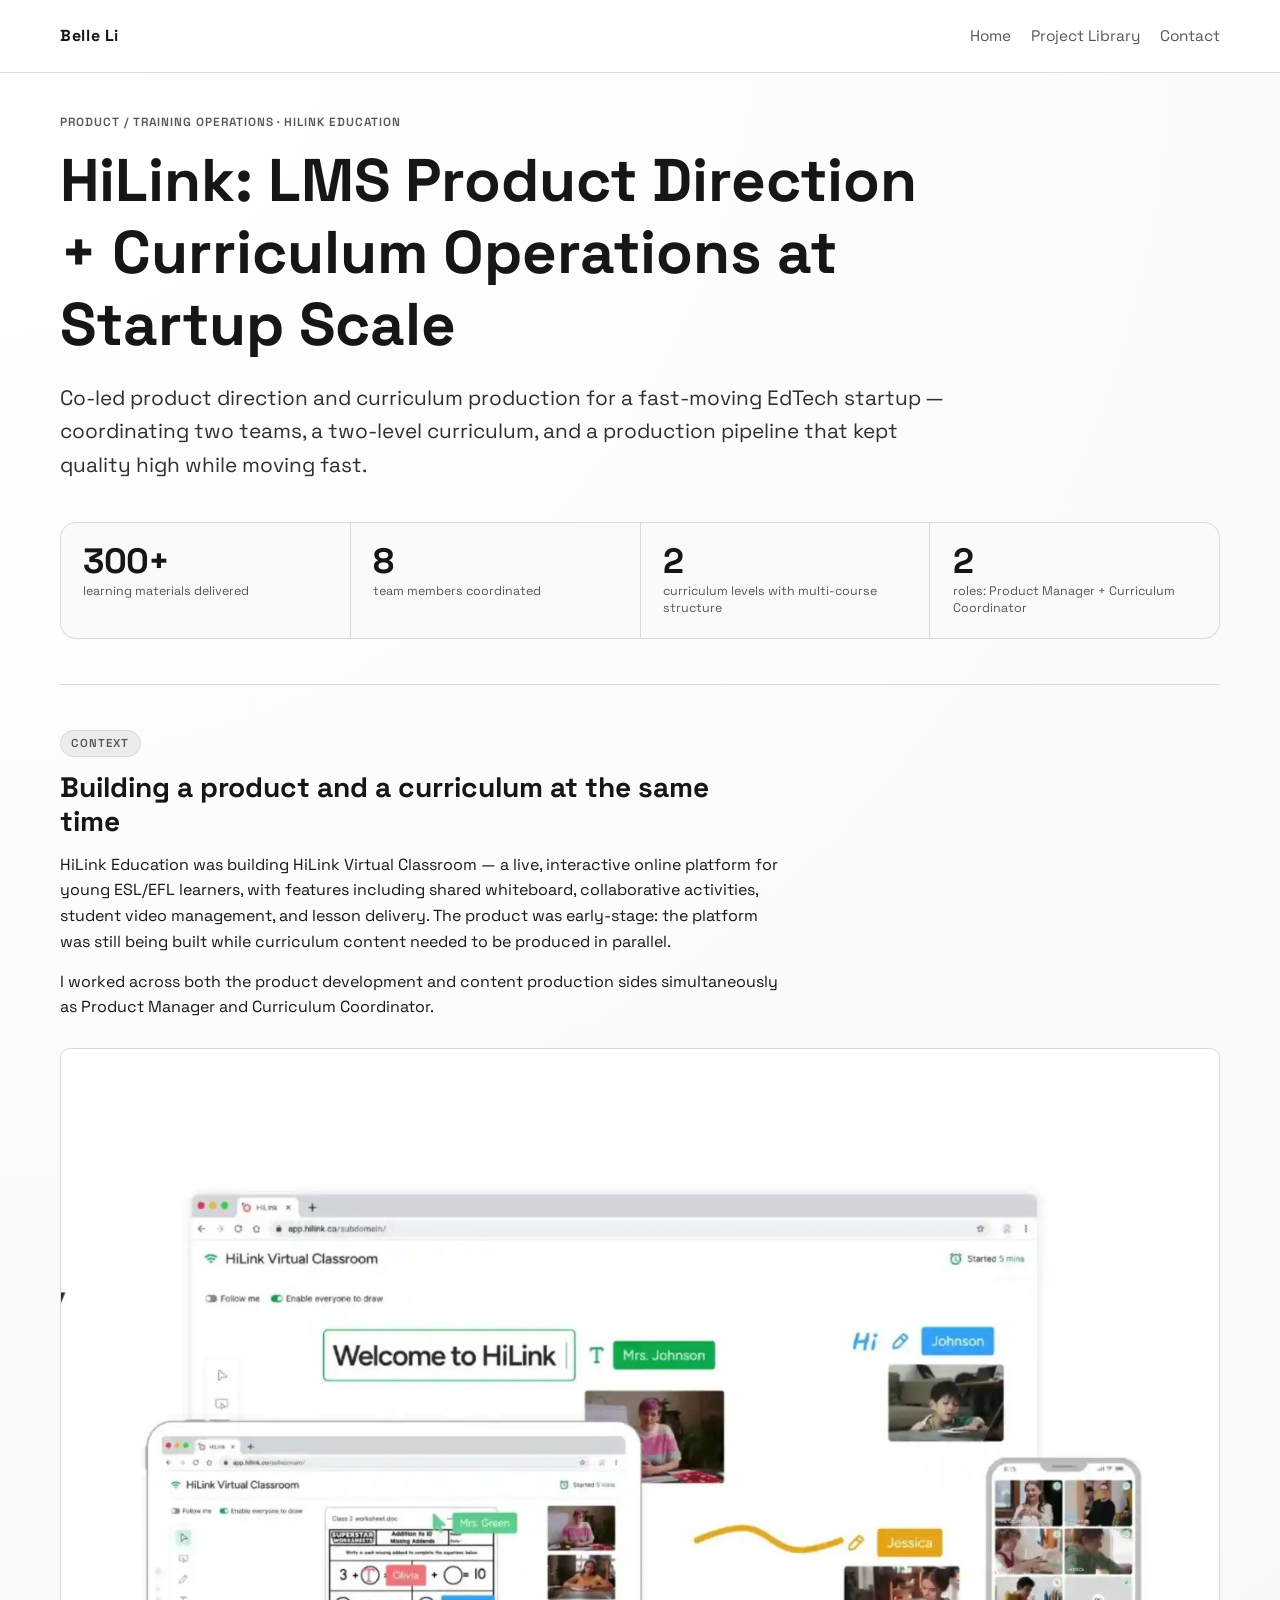
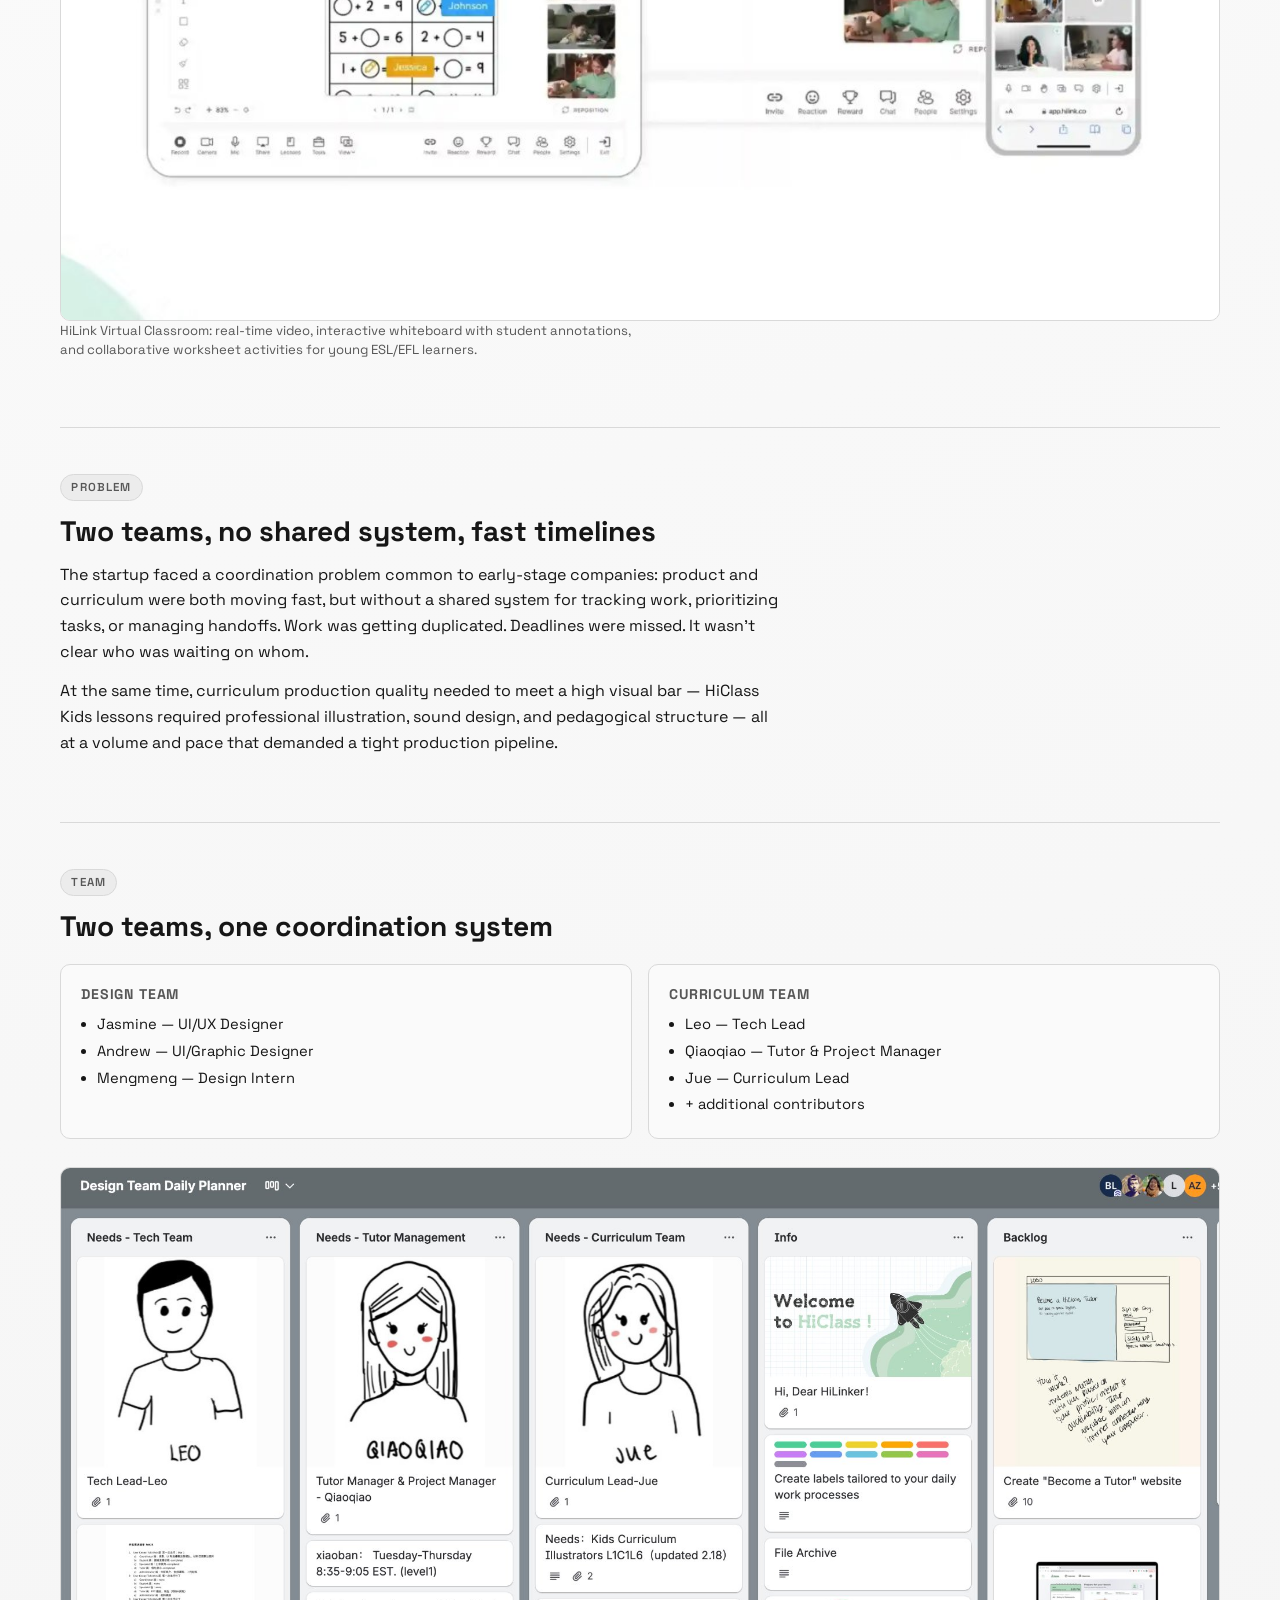
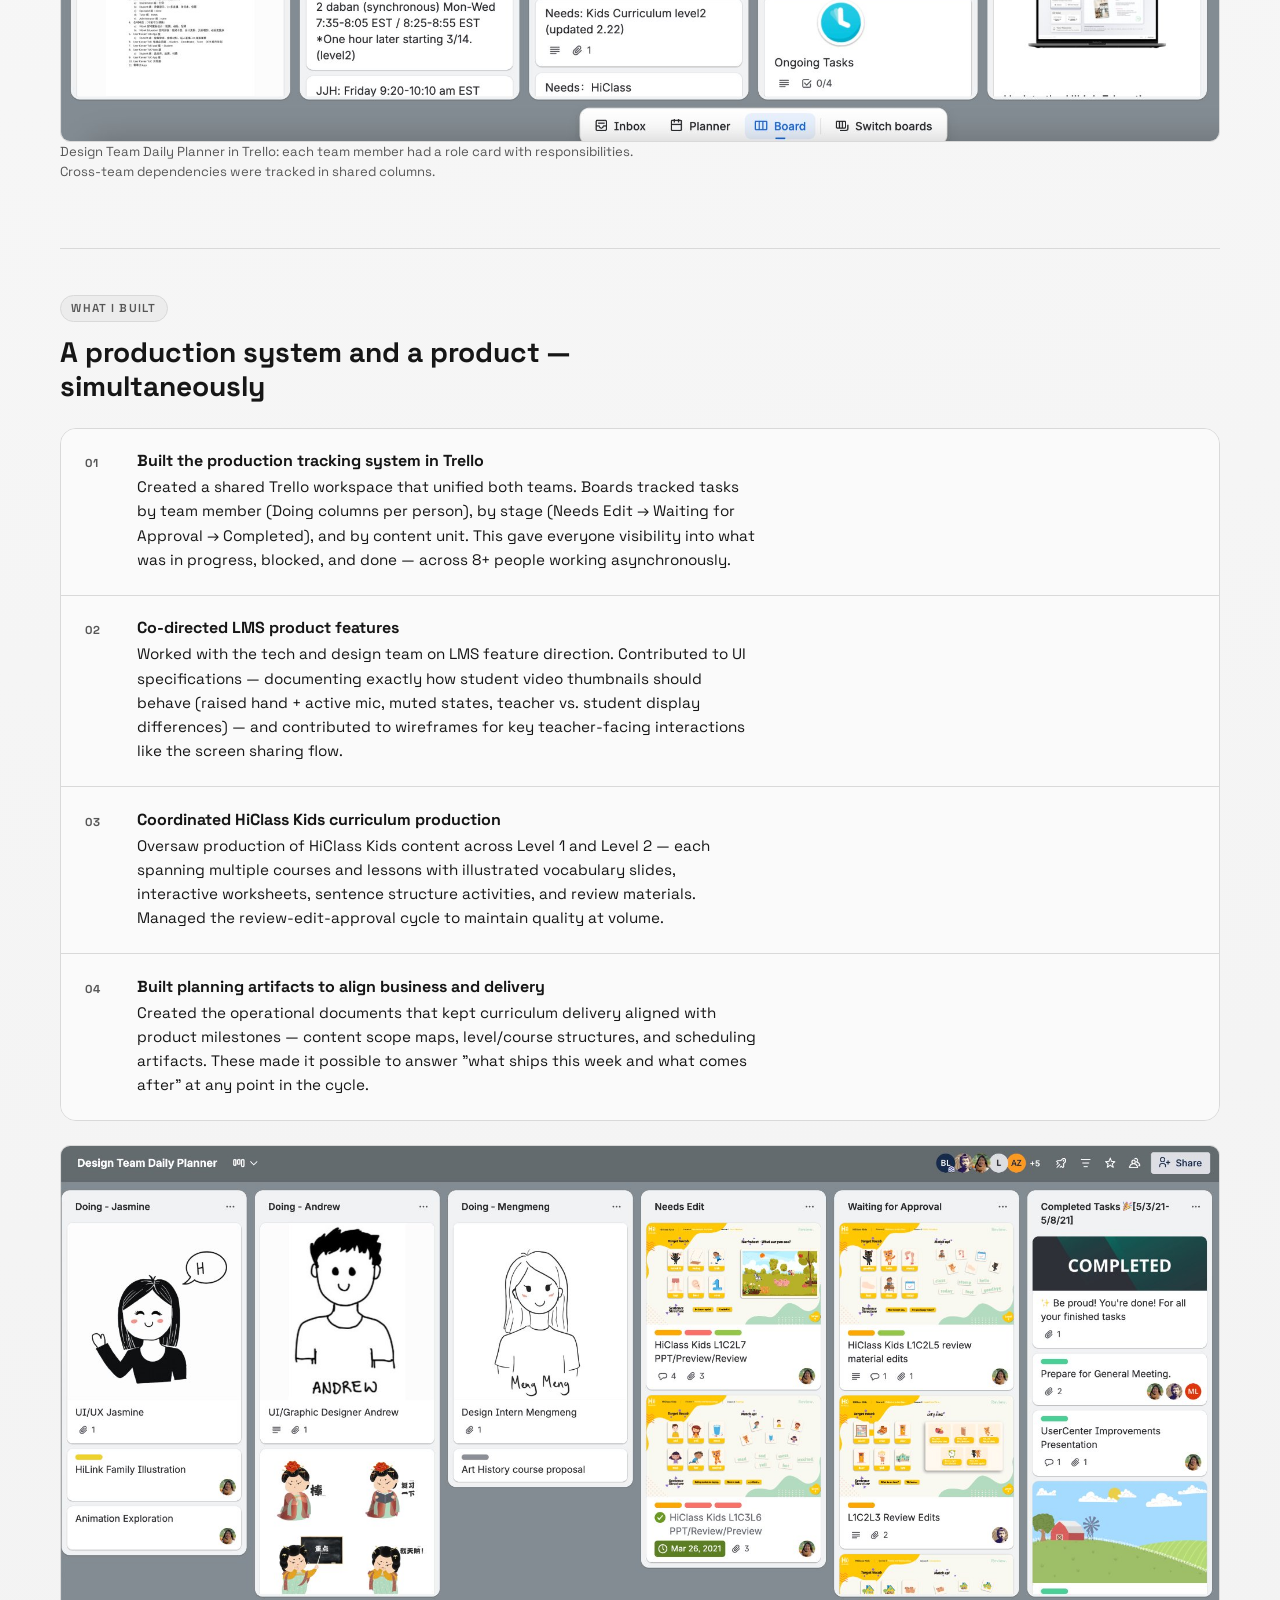
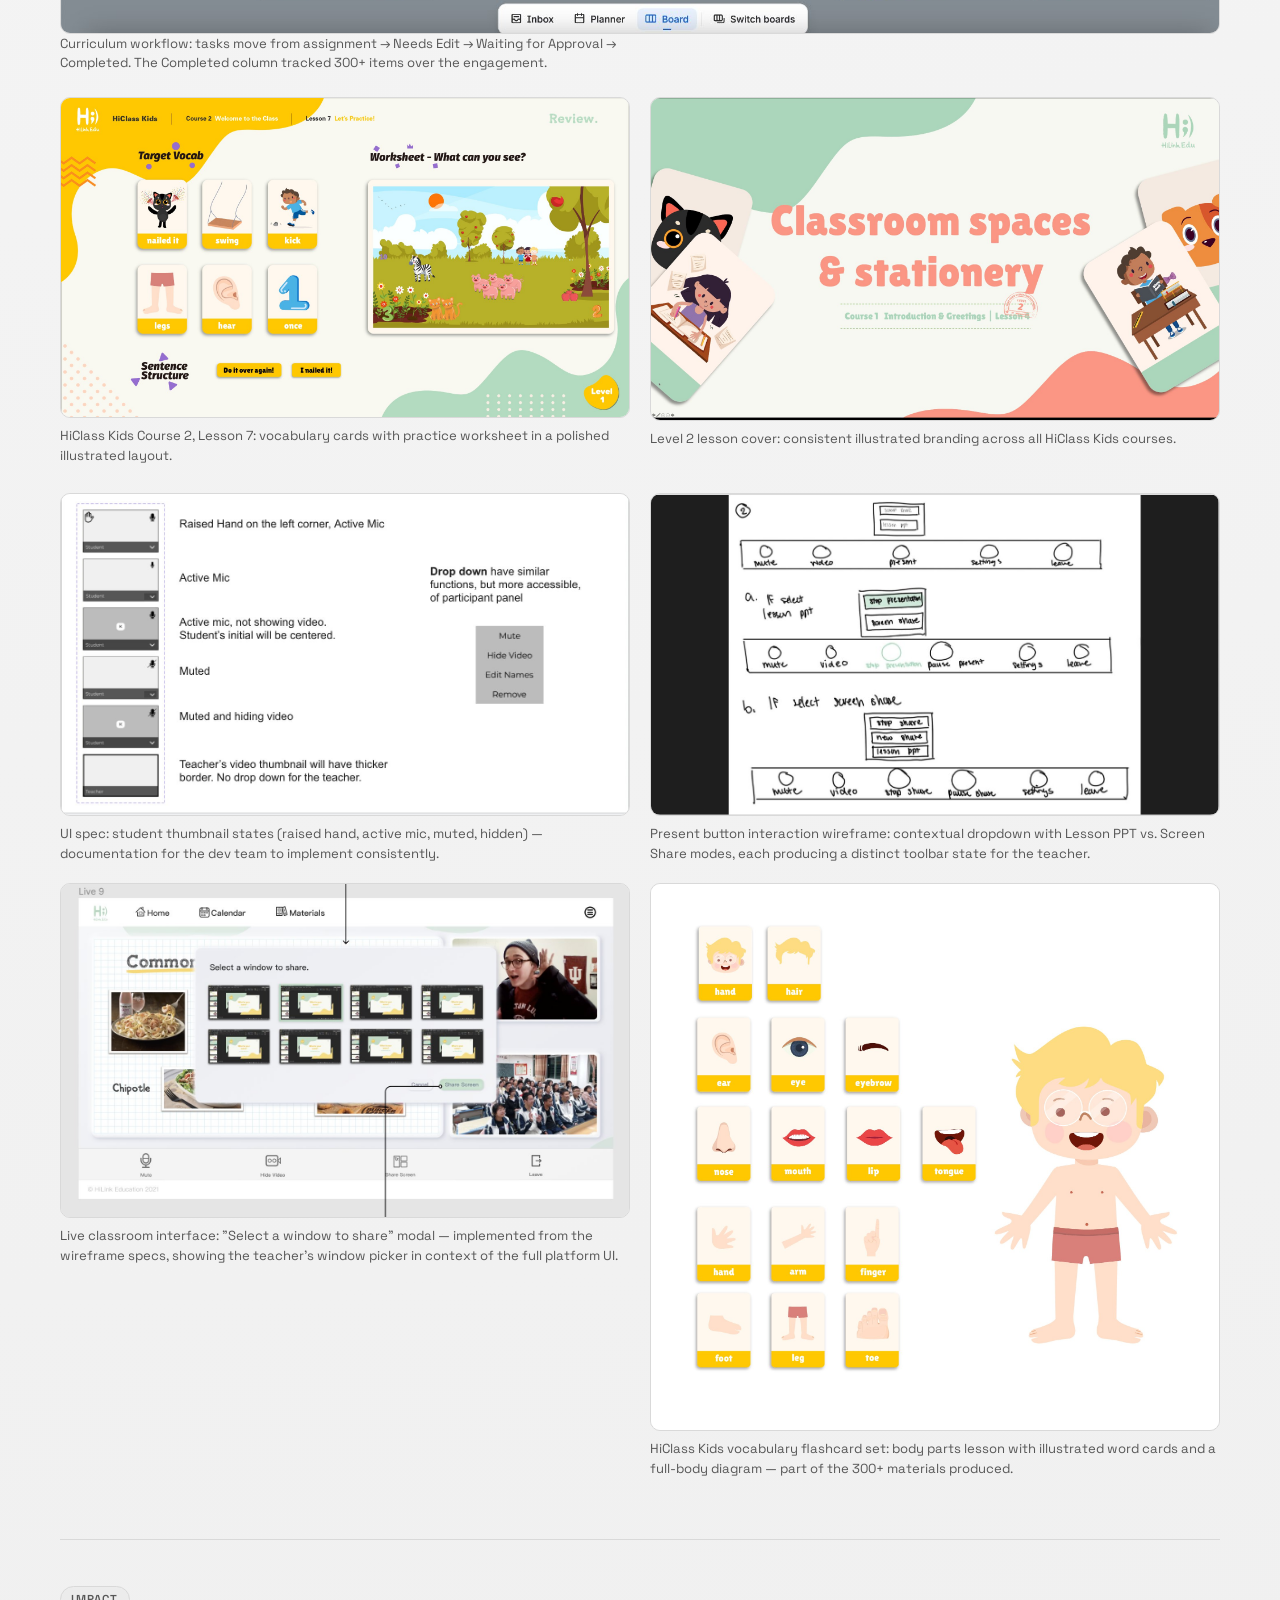
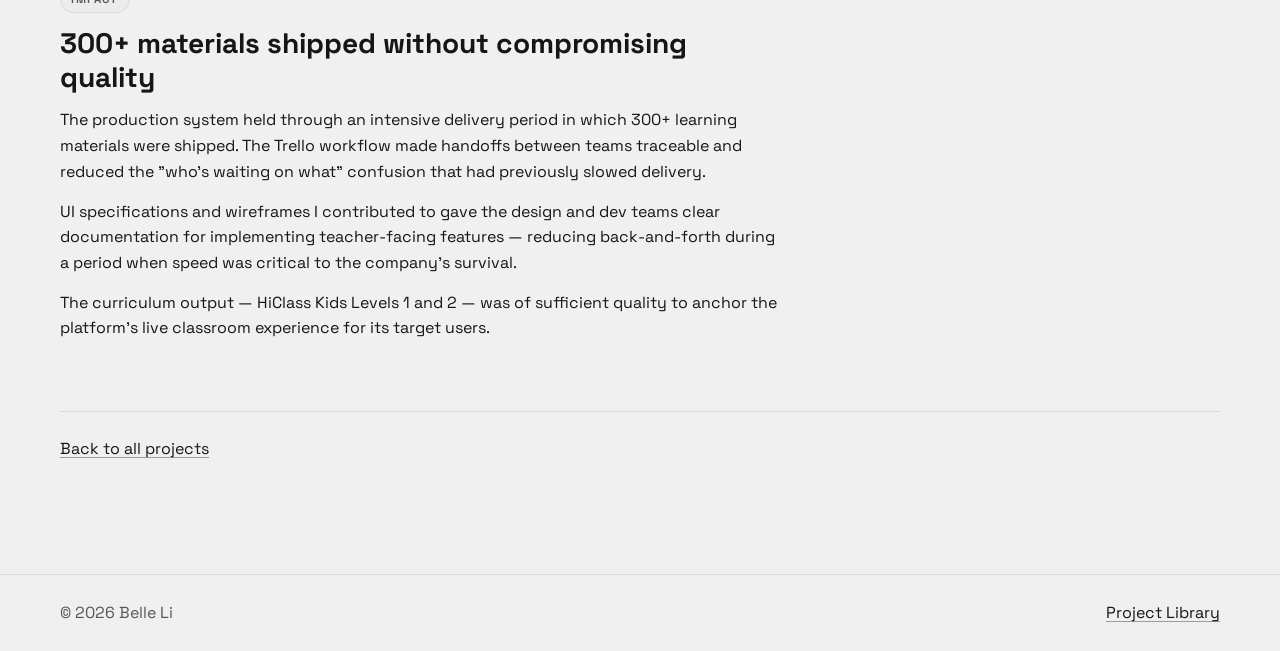
<file: case-hilink.html>
<!doctype html>
<html lang="en">
  <head>
    <meta charset="UTF-8" />
    <meta name="viewport" content="width=device-width, initial-scale=1.0" />
    <title>HiLink LMS & Content Operations — Belle Li</title>
    <meta name="description" content="Case study: HiLink LMS product direction, curriculum operations, and cross-functional team coordination — 300+ learning materials delivered at startup speed." />
    <link rel="stylesheet" href="styles.css" />
  </head>
  <body>
    <header class="site-header">
      <div class="container nav-wrap">
        <a class="brand" href="index.html">Belle Li</a>
        <nav class="site-nav" aria-label="Primary">
          <a href="index.html">Home</a>
          <a href="projects.html">Project Library</a>
          <a href="index.html#contact">Contact</a>
        </nav>
      </div>
    </header>

    <main class="container case">
      <p class="eyebrow">Product / Training Operations · HiLink Education</p>
      <h1>HiLink: LMS Product Direction + Curriculum Operations at Startup Scale</h1>
      <p class="lede narrow">Co-led product direction and curriculum production for a fast-moving EdTech startup — coordinating two teams, a two-level curriculum, and a production pipeline that kept quality high while moving fast.</p>

      <div class="case-stats">
        <div class="case-stat"><span class="case-stat-num">300+</span><span class="case-stat-label">learning materials delivered</span></div>
        <div class="case-stat"><span class="case-stat-num">8</span><span class="case-stat-label">team members coordinated</span></div>
        <div class="case-stat"><span class="case-stat-num">2</span><span class="case-stat-label">curriculum levels with multi-course structure</span></div>
        <div class="case-stat"><span class="case-stat-num">2</span><span class="case-stat-label">roles: Product Manager + Curriculum Coordinator</span></div>
      </div>

      <div class="case-section">
        <p class="section-tag">Context</p>
        <h2>Building a product and a curriculum at the same time</h2>
        <p>HiLink Education was building HiLink Virtual Classroom — a live, interactive online platform for young ESL/EFL learners, with features including shared whiteboard, collaborative activities, student video management, and lesson delivery. The product was early-stage: the platform was still being built while curriculum content needed to be produced in parallel.</p>
        <p>I worked across both the product development and content production sides simultaneously as Product Manager and Curriculum Coordinator.</p>
        <div class="case-img-wrap">
          <img src="images/hilink-product.png" alt="HiLink Virtual Classroom product interface" class="case-img" onerror="this.style.display='none';this.nextElementSibling.style.display='flex';" />
          <div class="case-img-placeholder" style="display:none">HiLink Virtual Classroom — product screenshot</div>
          <p class="case-img-caption">HiLink Virtual Classroom: real-time video, interactive whiteboard with student annotations, and collaborative worksheet activities for young ESL/EFL learners.</p>
        </div>
      </div>

      <div class="case-section">
        <p class="section-tag">Problem</p>
        <h2>Two teams, no shared system, fast timelines</h2>
        <p>The startup faced a coordination problem common to early-stage companies: product and curriculum were both moving fast, but without a shared system for tracking work, prioritizing tasks, or managing handoffs. Work was getting duplicated. Deadlines were missed. It wasn't clear who was waiting on whom.</p>
        <p>At the same time, curriculum production quality needed to meet a high visual bar — HiClass Kids lessons required professional illustration, sound design, and pedagogical structure — all at a volume and pace that demanded a tight production pipeline.</p>
      </div>

      <div class="case-section">
        <p class="section-tag">Team</p>
        <h2>Two teams, one coordination system</h2>
        <div class="team-grid">
          <div class="team-block">
            <h4>Design Team</h4>
            <ul>
              <li>Jasmine — UI/UX Designer</li>
              <li>Andrew — UI/Graphic Designer</li>
              <li>Mengmeng — Design Intern</li>
            </ul>
          </div>
          <div class="team-block">
            <h4>Curriculum Team</h4>
            <ul>
              <li>Leo — Tech Lead</li>
              <li>Qiaoqiao — Tutor & Project Manager</li>
              <li>Jue — Curriculum Lead</li>
              <li>+ additional contributors</li>
            </ul>
          </div>
        </div>
        <div class="case-img-wrap">
          <img src="images/hilink-trello-roles.png" alt="HiLink Trello board showing team roles" class="case-img" onerror="this.style.display='none';this.nextElementSibling.style.display='flex';" />
          <div class="case-img-placeholder" style="display:none">Design Team Daily Planner — Trello board</div>
          <p class="case-img-caption">Design Team Daily Planner in Trello: each team member had a role card with responsibilities. Cross-team dependencies were tracked in shared columns.</p>
        </div>
      </div>

      <div class="case-section">
        <p class="section-tag">What I Built</p>
        <h2>A production system and a product — simultaneously</h2>
        <div class="process-list">
          <div class="process-item">
            <div class="process-num">01</div>
            <div class="process-body">
              <h3>Built the production tracking system in Trello</h3>
              <p>Created a shared Trello workspace that unified both teams. Boards tracked tasks by team member (Doing columns per person), by stage (Needs Edit → Waiting for Approval → Completed), and by content unit. This gave everyone visibility into what was in progress, blocked, and done — across 8+ people working asynchronously.</p>
            </div>
          </div>
          <div class="process-item">
            <div class="process-num">02</div>
            <div class="process-body">
              <h3>Co-directed LMS product features</h3>
              <p>Worked with the tech and design team on LMS feature direction. Contributed to UI specifications — documenting exactly how student video thumbnails should behave (raised hand + active mic, muted states, teacher vs. student display differences) — and contributed to wireframes for key teacher-facing interactions like the screen sharing flow.</p>
            </div>
          </div>
          <div class="process-item">
            <div class="process-num">03</div>
            <div class="process-body">
              <h3>Coordinated HiClass Kids curriculum production</h3>
              <p>Oversaw production of HiClass Kids content across Level 1 and Level 2 — each spanning multiple courses and lessons with illustrated vocabulary slides, interactive worksheets, sentence structure activities, and review materials. Managed the review-edit-approval cycle to maintain quality at volume.</p>
            </div>
          </div>
          <div class="process-item">
            <div class="process-num">04</div>
            <div class="process-body">
              <h3>Built planning artifacts to align business and delivery</h3>
              <p>Created the operational documents that kept curriculum delivery aligned with product milestones — content scope maps, level/course structures, and scheduling artifacts. These made it possible to answer "what ships this week and what comes after" at any point in the cycle.</p>
            </div>
          </div>
        </div>

        <img src="images/hilink-trello-workflow.png" alt="HiLink Trello workflow board" class="case-img" onerror="this.style.display='none';this.nextElementSibling.style.display='flex';" />
        <div class="case-img-placeholder" style="display:none">Curriculum workflow board — Trello</div>
        <p class="case-img-caption">Curriculum workflow: tasks move from assignment → Needs Edit → Waiting for Approval → Completed. The Completed column tracked 300+ items over the engagement.</p>

        <div class="img-2col" style="margin-top:1.5rem;">
          <figure>
            <img src="images/hilink-lesson-slide.png" alt="HiClass Kids lesson vocabulary slide" class="case-img" onerror="this.style.display='none';this.nextElementSibling.style.display='flex';" />
            <div class="case-img-placeholder" style="display:none">HiClass Kids lesson slide</div>
            <figcaption>HiClass Kids Course 2, Lesson 7: vocabulary cards with practice worksheet in a polished illustrated layout.</figcaption>
          </figure>
          <figure>
            <img src="images/hilink-lesson-cover.png" alt="HiClass Kids Level 2 lesson cover" class="case-img" onerror="this.style.display='none';this.nextElementSibling.style.display='flex';" />
            <div class="case-img-placeholder" style="display:none">HiClass Kids lesson cover</div>
            <figcaption>Level 2 lesson cover: consistent illustrated branding across all HiClass Kids courses.</figcaption>
          </figure>
        </div>

        <div class="img-2col">
          <figure>
            <img src="images/hilink-participant-states.png" alt="UI spec for student video thumbnail states" class="case-img" onerror="this.style.display='none';this.nextElementSibling.style.display='flex';" />
            <div class="case-img-placeholder" style="display:none">UI spec — student thumbnail states</div>
            <figcaption>UI spec: student thumbnail states (raised hand, active mic, muted, hidden) — documentation for the dev team to implement consistently.</figcaption>
          </figure>
          <figure>
            <img src="images/hilink-present-wireframe.png" alt="Wireframe of present/screen share toolbar interaction" class="case-img" onerror="this.style.display='none';this.nextElementSibling.style.display='flex';" />
            <div class="case-img-placeholder" style="display:none">Present / Screen share toolbar wireframe</div>
            <figcaption>Present button interaction wireframe: contextual dropdown with Lesson PPT vs. Screen Share modes, each producing a distinct toolbar state for the teacher.</figcaption>
          </figure>
        </div>
        <div class="img-2col" style="margin-top:1.25rem;">
          <figure>
            <img src="images/hilink-ui-spec.png" alt="HiLink live classroom screen sharing UI" class="case-img" onerror="this.style.display='none';this.nextElementSibling.style.display='flex';" />
            <div class="case-img-placeholder" style="display:none">HiLink — live classroom screen share UI</div>
            <figcaption>Live classroom interface: "Select a window to share" modal — implemented from the wireframe specs, showing the teacher's window picker in context of the full platform UI.</figcaption>
          </figure>
          <figure>
            <img src="images/hilink-flashcard-sample.png" alt="HiClass Kids body parts vocabulary flashcard" class="case-img" onerror="this.style.display='none';this.nextElementSibling.style.display='flex';" />
            <div class="case-img-placeholder" style="display:none">HiClass Kids — vocabulary flashcard</div>
            <figcaption>HiClass Kids vocabulary flashcard set: body parts lesson with illustrated word cards and a full-body diagram — part of the 300+ materials produced.</figcaption>
          </figure>
        </div>
      </div>

      <div class="case-section">
        <p class="section-tag">Impact</p>
        <h2>300+ materials shipped without compromising quality</h2>
        <p>The production system held through an intensive delivery period in which 300+ learning materials were shipped. The Trello workflow made handoffs between teams traceable and reduced the "who's waiting on what" confusion that had previously slowed delivery.</p>
        <p>UI specifications and wireframes I contributed to gave the design and dev teams clear documentation for implementing teacher-facing features — reducing back-and-forth during a period when speed was critical to the company's survival.</p>
        <p>The curriculum output — HiClass Kids Levels 1 and 2 — was of sufficient quality to anchor the platform's live classroom experience for its target users.</p>
      </div>

      <p class="case-back"><a href="projects.html">Back to all projects</a></p>
    </main>

    <footer class="site-footer">
      <div class="container footer-wrap">
        <p>© <span id="year"></span> Belle Li</p>
        <a href="projects.html">Project Library</a>
      </div>
    </footer>
    <script src="script.js"></script>
  </body>
</html>
</file>
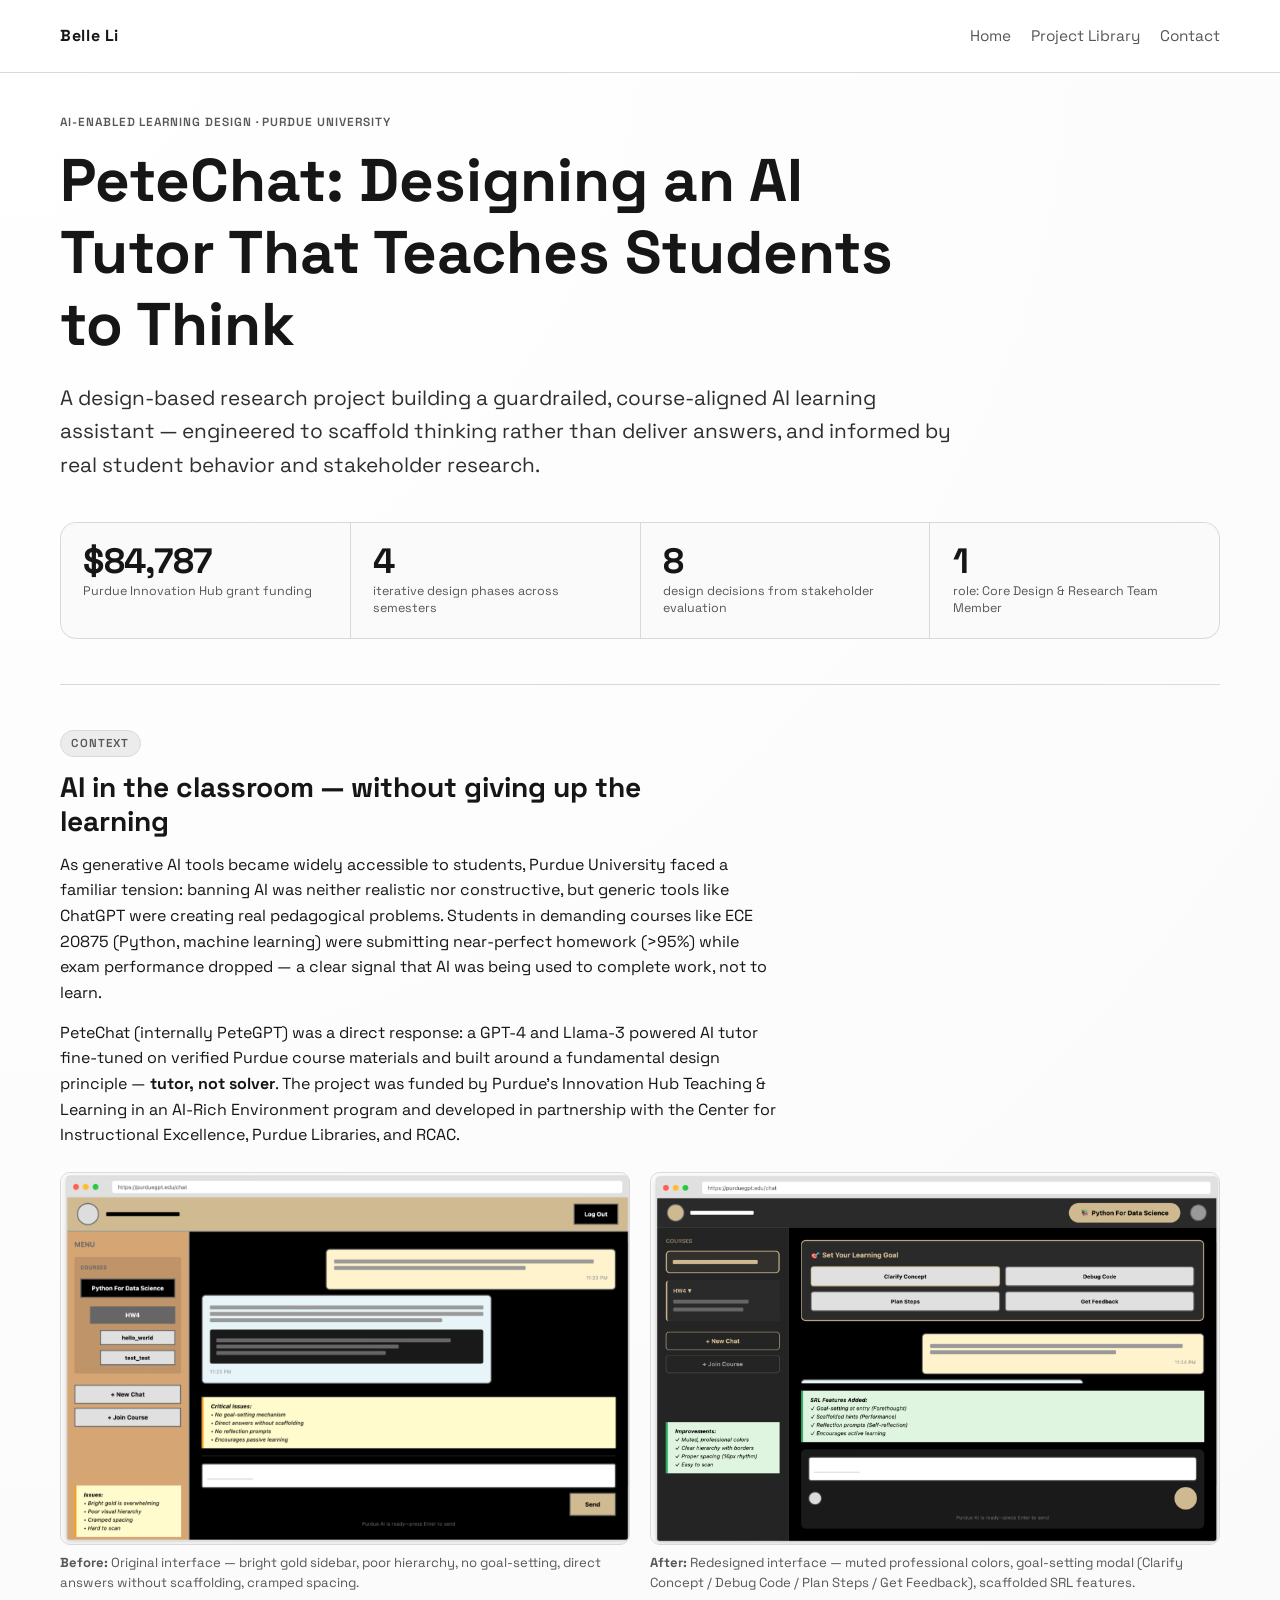
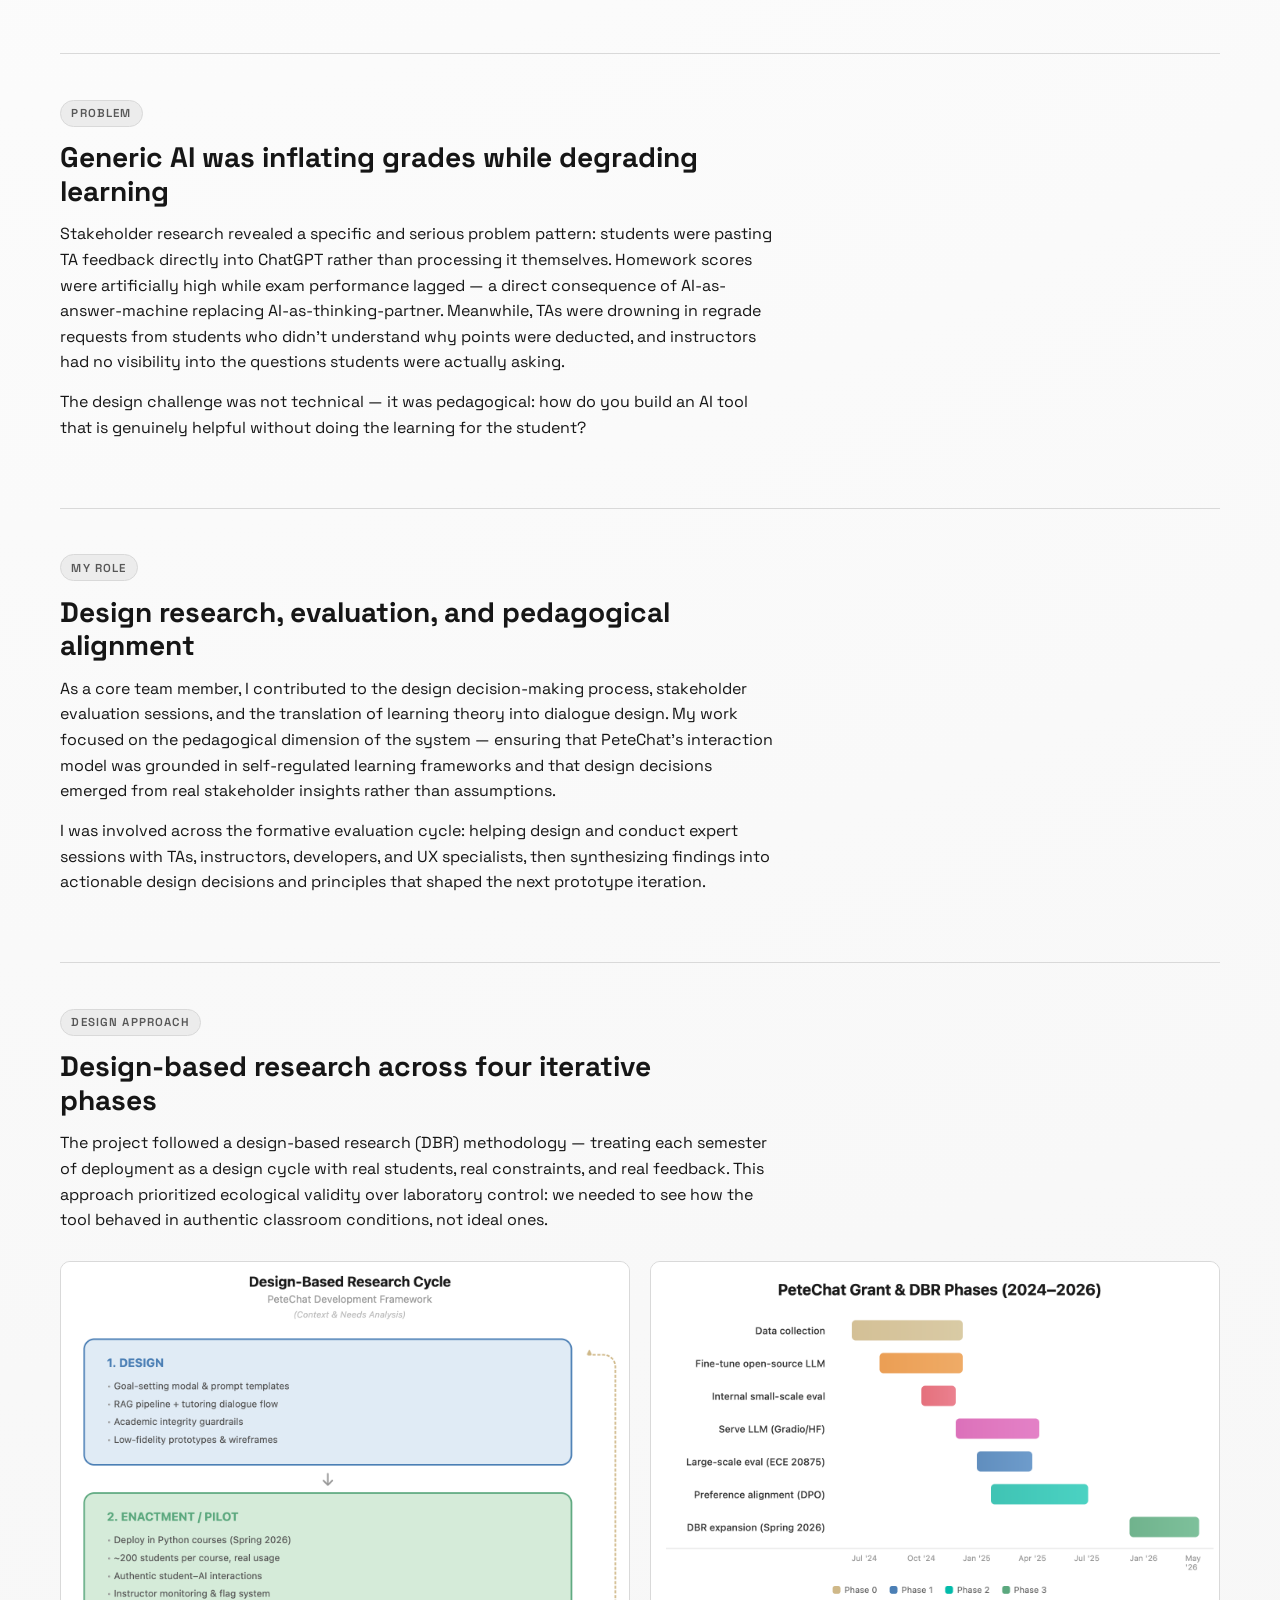
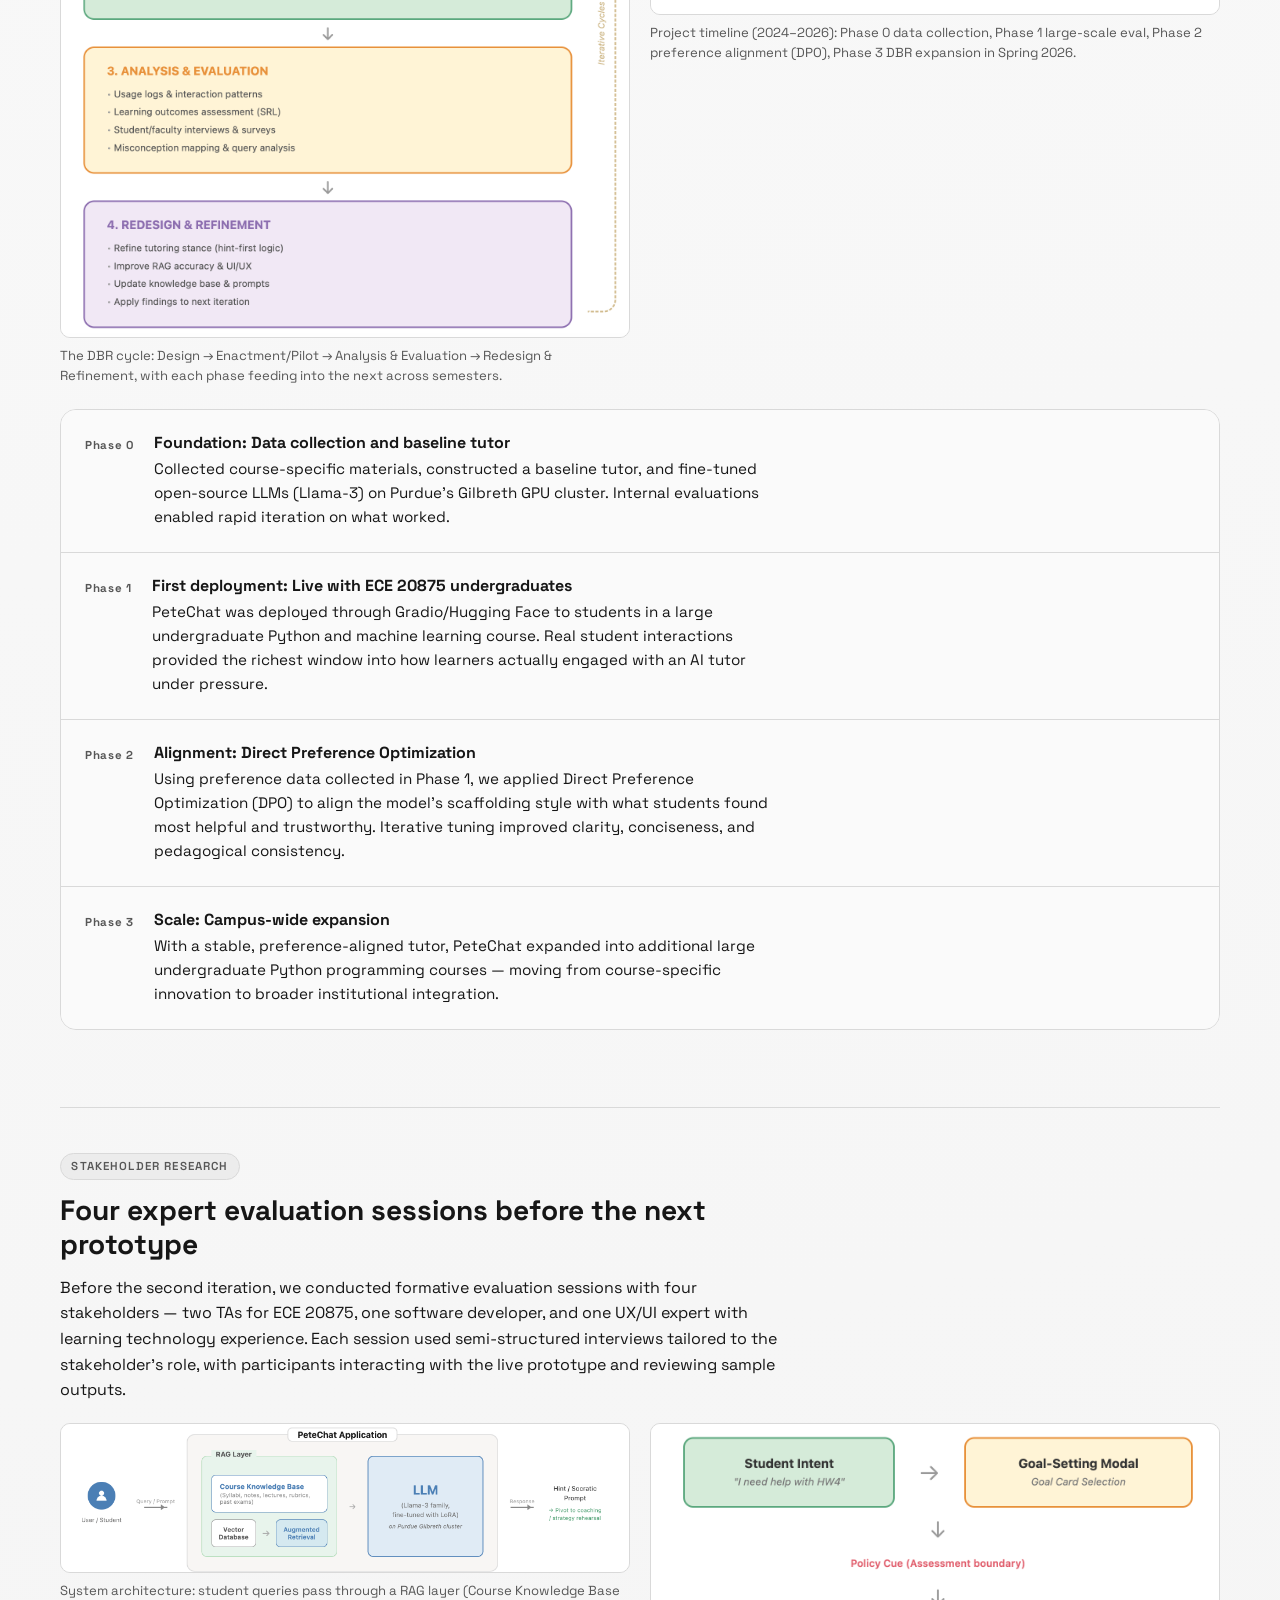
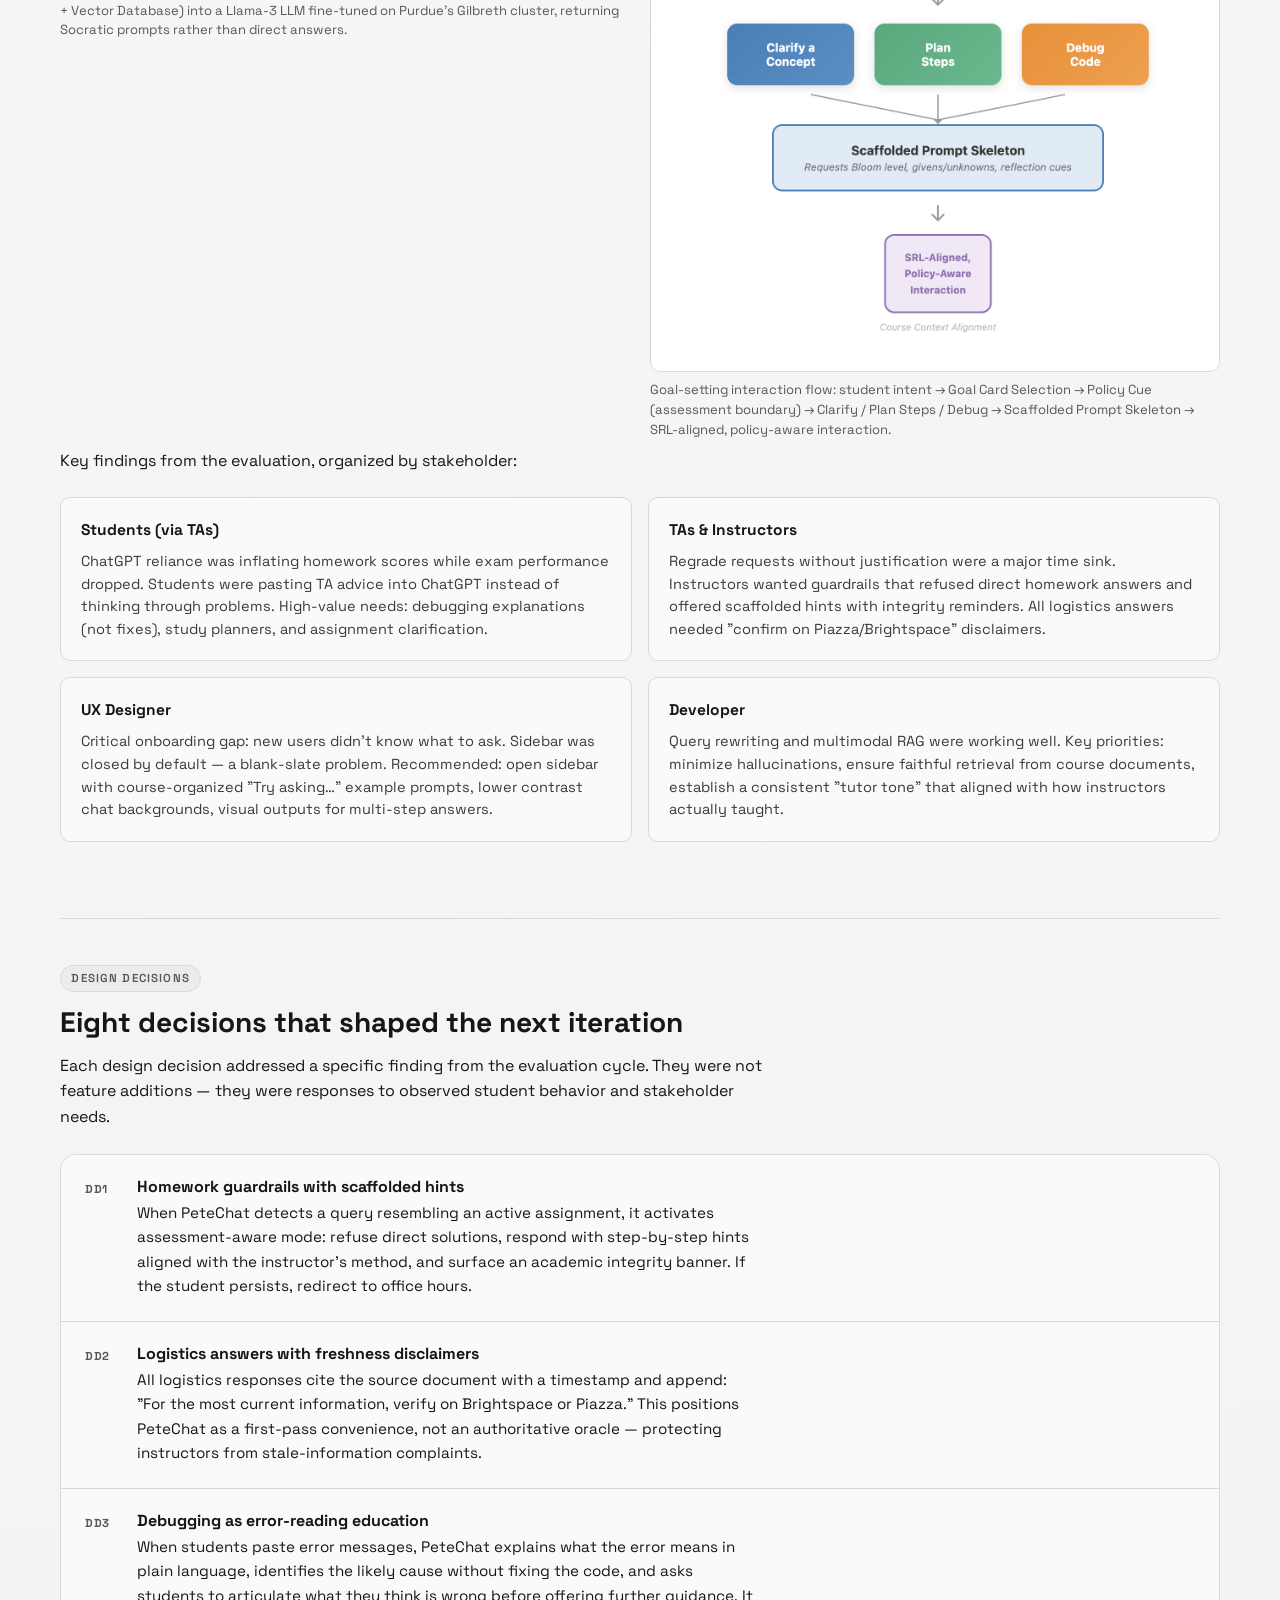
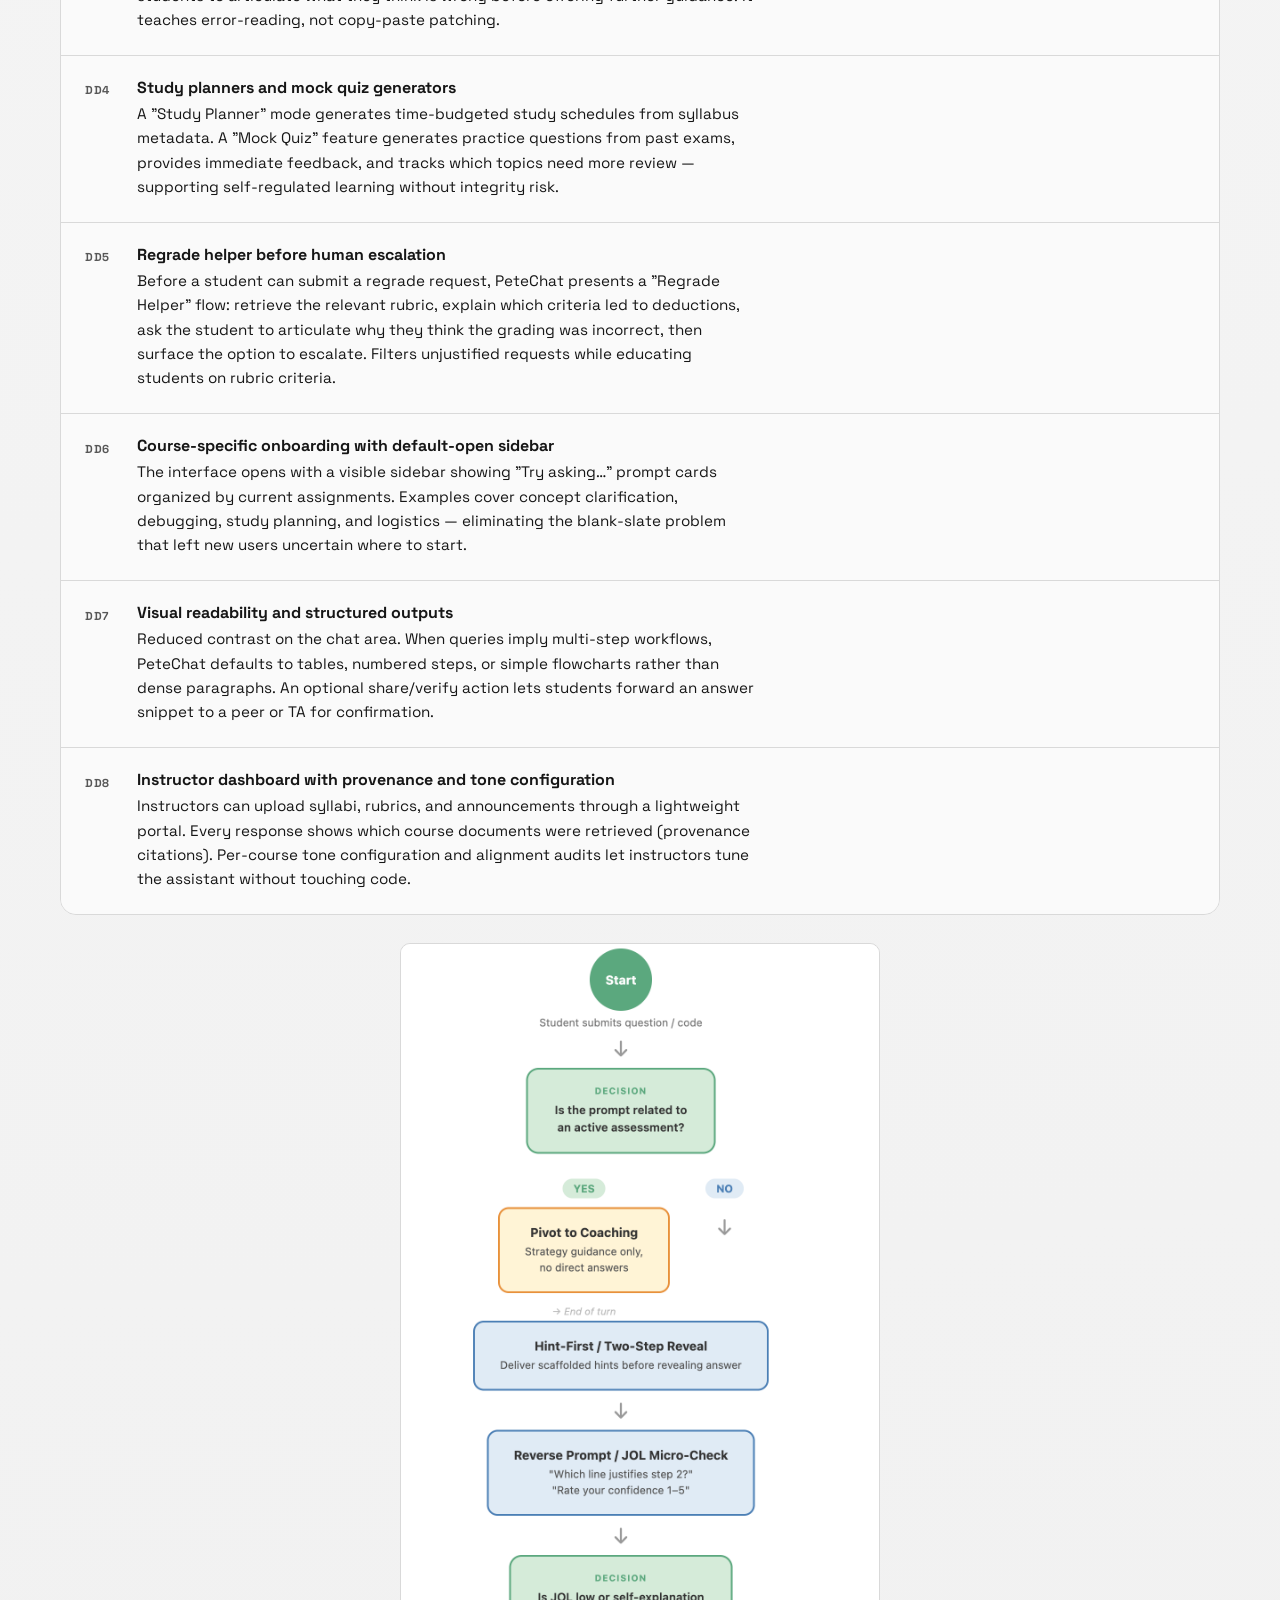
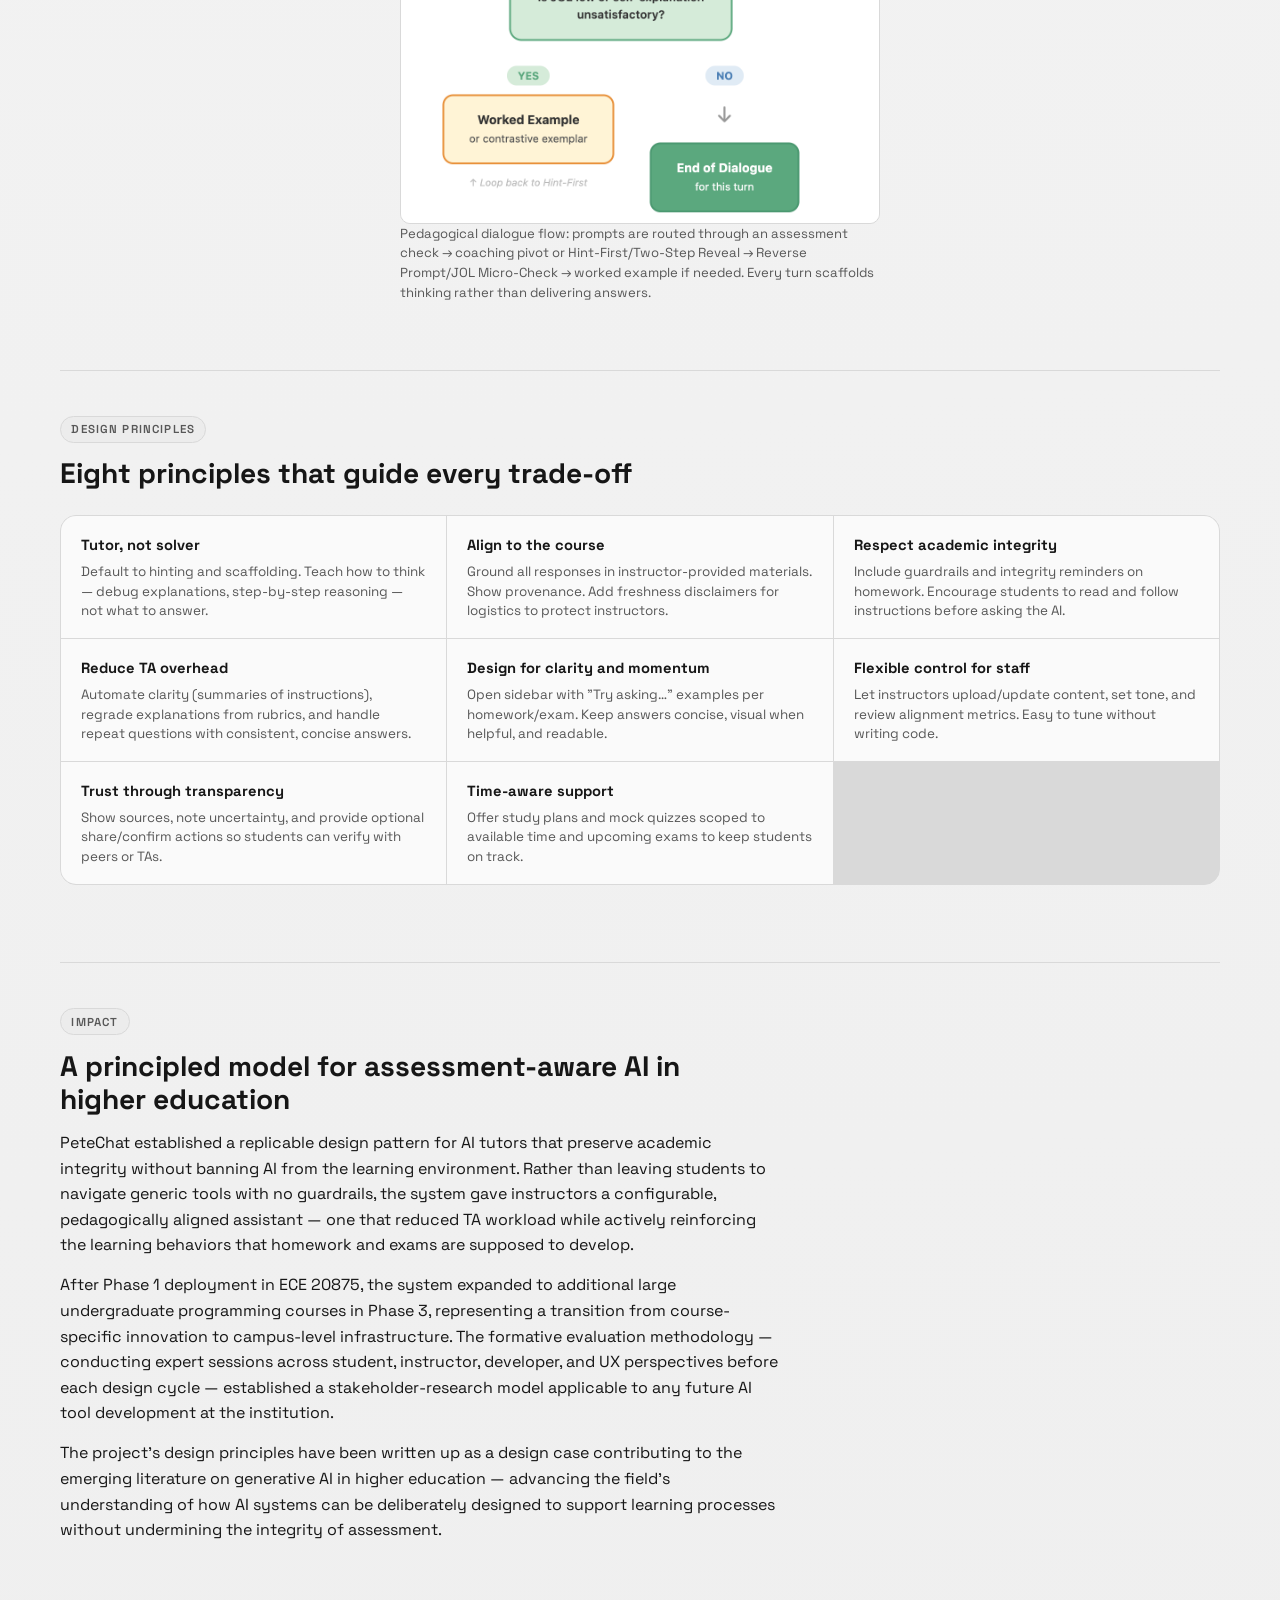
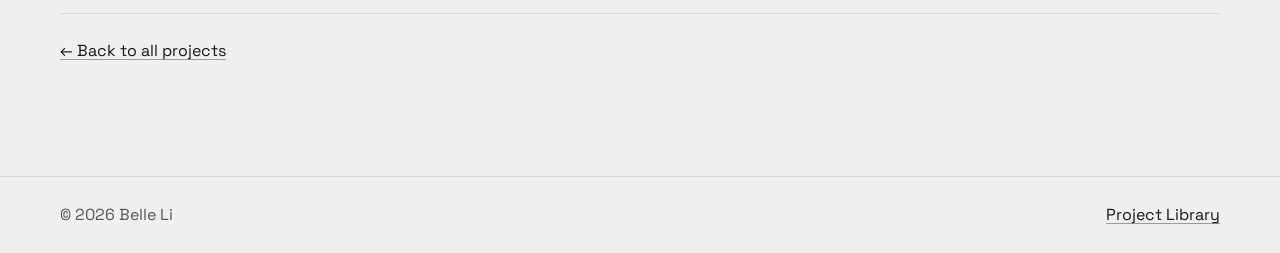
<file: case-petechat.html>
<!doctype html>
<html lang="en">
  <head>
    <meta charset="UTF-8" />
    <meta name="viewport" content="width=device-width, initial-scale=1.0" />
    <title>PeteChat AI Tutor Design — Belle Li</title>
    <meta name="description" content="Case study: PeteChat — designing a guardrailed, course-aligned AI tutor at Purdue that teaches students to think, not what to answer." />
    <link rel="stylesheet" href="styles.css" />
  </head>
  <body>
    <header class="site-header">
      <div class="container nav-wrap">
        <a class="brand" href="index.html">Belle Li</a>
        <nav class="site-nav" aria-label="Primary">
          <a href="index.html">Home</a>
          <a href="projects.html">Project Library</a>
          <a href="index.html#contact">Contact</a>
        </nav>
      </div>
    </header>

    <main class="container case">
      <p class="eyebrow">AI-Enabled Learning Design · Purdue University</p>
      <h1>PeteChat: Designing an AI Tutor That Teaches Students to Think</h1>
      <p class="lede narrow">A design-based research project building a guardrailed, course-aligned AI learning assistant — engineered to scaffold thinking rather than deliver answers, and informed by real student behavior and stakeholder research.</p>

      <div class="case-stats">
        <div class="case-stat"><span class="case-stat-num">$84,787</span><span class="case-stat-label">Purdue Innovation Hub grant funding</span></div>
        <div class="case-stat"><span class="case-stat-num">4</span><span class="case-stat-label">iterative design phases across semesters</span></div>
        <div class="case-stat"><span class="case-stat-num">8</span><span class="case-stat-label">design decisions from stakeholder evaluation</span></div>
        <div class="case-stat"><span class="case-stat-num">1</span><span class="case-stat-label">role: Core Design & Research Team Member</span></div>
      </div>

      <div class="case-section">
        <p class="section-tag">Context</p>
        <h2>AI in the classroom — without giving up the learning</h2>
        <p>As generative AI tools became widely accessible to students, Purdue University faced a familiar tension: banning AI was neither realistic nor constructive, but generic tools like ChatGPT were creating real pedagogical problems. Students in demanding courses like ECE 20875 (Python, machine learning) were submitting near-perfect homework (>95%) while exam performance dropped — a clear signal that AI was being used to complete work, not to learn.</p>
        <p>PeteChat (internally PeteGPT) was a direct response: a GPT-4 and Llama-3 powered AI tutor fine-tuned on verified Purdue course materials and built around a fundamental design principle — <strong>tutor, not solver</strong>. The project was funded by Purdue's Innovation Hub Teaching & Learning in an AI-Rich Environment program and developed in partnership with the Center for Instructional Excellence, Purdue Libraries, and RCAC.</p>
        <div class="img-2col" style="margin-top:1.5rem;">
          <figure>
            <img src="images/petechat-interface-v1.png" alt="PeteChat original interface with usability issues" class="case-img" onerror="this.style.display='none';this.nextElementSibling.style.display='flex';" />
            <div class="case-img-placeholder" style="display:none">PeteChat v1 interface</div>
            <figcaption><strong>Before:</strong> Original interface — bright gold sidebar, poor hierarchy, no goal-setting, direct answers without scaffolding, cramped spacing.</figcaption>
          </figure>
          <figure>
            <img src="images/petechat-interface-v2.png" alt="PeteChat redesigned interface with SRL features" class="case-img" onerror="this.style.display='none';this.nextElementSibling.style.display='flex';" />
            <div class="case-img-placeholder" style="display:none">PeteChat v2 redesigned interface</div>
            <figcaption><strong>After:</strong> Redesigned interface — muted professional colors, goal-setting modal (Clarify Concept / Debug Code / Plan Steps / Get Feedback), scaffolded SRL features.</figcaption>
          </figure>
        </div>
      </div>

      <div class="case-section">
        <p class="section-tag">Problem</p>
        <h2>Generic AI was inflating grades while degrading learning</h2>
        <p>Stakeholder research revealed a specific and serious problem pattern: students were pasting TA feedback directly into ChatGPT rather than processing it themselves. Homework scores were artificially high while exam performance lagged — a direct consequence of AI-as-answer-machine replacing AI-as-thinking-partner. Meanwhile, TAs were drowning in regrade requests from students who didn't understand why points were deducted, and instructors had no visibility into the questions students were actually asking.</p>
        <p>The design challenge was not technical — it was pedagogical: how do you build an AI tool that is genuinely helpful without doing the learning for the student?</p>
      </div>

      <div class="case-section">
        <p class="section-tag">My Role</p>
        <h2>Design research, evaluation, and pedagogical alignment</h2>
        <p>As a core team member, I contributed to the design decision-making process, stakeholder evaluation sessions, and the translation of learning theory into dialogue design. My work focused on the pedagogical dimension of the system — ensuring that PeteChat's interaction model was grounded in self-regulated learning frameworks and that design decisions emerged from real stakeholder insights rather than assumptions.</p>
        <p>I was involved across the formative evaluation cycle: helping design and conduct expert sessions with TAs, instructors, developers, and UX specialists, then synthesizing findings into actionable design decisions and principles that shaped the next prototype iteration.</p>
      </div>

      <div class="case-section">
        <p class="section-tag">Design Approach</p>
        <h2>Design-based research across four iterative phases</h2>
        <p>The project followed a design-based research (DBR) methodology — treating each semester of deployment as a design cycle with real students, real constraints, and real feedback. This approach prioritized ecological validity over laboratory control: we needed to see how the tool behaved in authentic classroom conditions, not ideal ones.</p>
        <div class="img-2col" style="margin-bottom:1.5rem;">
          <figure>
            <img src="images/petechat-dbr-cycle.png" alt="Design-Based Research Cycle diagram" class="case-img" onerror="this.style.display='none';this.nextElementSibling.style.display='flex';" />
            <div class="case-img-placeholder" style="display:none">DBR Cycle diagram</div>
            <figcaption>The DBR cycle: Design → Enactment/Pilot → Analysis & Evaluation → Redesign & Refinement, with each phase feeding into the next across semesters.</figcaption>
          </figure>
          <figure>
            <img src="images/petechat-timeline.png" alt="PeteChat Grant and DBR phases timeline 2024–2026" class="case-img" onerror="this.style.display='none';this.nextElementSibling.style.display='flex';" />
            <div class="case-img-placeholder" style="display:none">PeteChat project timeline</div>
            <figcaption>Project timeline (2024–2026): Phase 0 data collection, Phase 1 large-scale eval, Phase 2 preference alignment (DPO), Phase 3 DBR expansion in Spring 2026.</figcaption>
          </figure>
        </div>
        <div class="process-list">
          <div class="process-item">
            <div class="process-num">Phase 0</div>
            <div class="process-body">
              <h3>Foundation: Data collection and baseline tutor</h3>
              <p>Collected course-specific materials, constructed a baseline tutor, and fine-tuned open-source LLMs (Llama-3) on Purdue's Gilbreth GPU cluster. Internal evaluations enabled rapid iteration on what worked.</p>
            </div>
          </div>
          <div class="process-item">
            <div class="process-num">Phase 1</div>
            <div class="process-body">
              <h3>First deployment: Live with ECE 20875 undergraduates</h3>
              <p>PeteChat was deployed through Gradio/Hugging Face to students in a large undergraduate Python and machine learning course. Real student interactions provided the richest window into how learners actually engaged with an AI tutor under pressure.</p>
            </div>
          </div>
          <div class="process-item">
            <div class="process-num">Phase 2</div>
            <div class="process-body">
              <h3>Alignment: Direct Preference Optimization</h3>
              <p>Using preference data collected in Phase 1, we applied Direct Preference Optimization (DPO) to align the model's scaffolding style with what students found most helpful and trustworthy. Iterative tuning improved clarity, conciseness, and pedagogical consistency.</p>
            </div>
          </div>
          <div class="process-item">
            <div class="process-num">Phase 3</div>
            <div class="process-body">
              <h3>Scale: Campus-wide expansion</h3>
              <p>With a stable, preference-aligned tutor, PeteChat expanded into additional large undergraduate Python programming courses — moving from course-specific innovation to broader institutional integration.</p>
            </div>
          </div>
        </div>
      </div>

      <div class="case-section">
        <p class="section-tag">Stakeholder Research</p>
        <h2>Four expert evaluation sessions before the next prototype</h2>
        <p>Before the second iteration, we conducted formative evaluation sessions with four stakeholders — two TAs for ECE 20875, one software developer, and one UX/UI expert with learning technology experience. Each session used semi-structured interviews tailored to the stakeholder's role, with participants interacting with the live prototype and reviewing sample outputs.</p>

        <div class="img-2col" style="margin-top:1.25rem;">
          <figure>
            <img src="images/petechat-architecture.png" alt="PeteChat application architecture — RAG pipeline and LLM" class="case-img" onerror="this.style.display='none';this.nextElementSibling.style.display='flex';" />
            <div class="case-img-placeholder" style="display:none">PeteChat system architecture</div>
            <figcaption>System architecture: student queries pass through a RAG layer (Course Knowledge Base + Vector Database) into a Llama-3 LLM fine-tuned on Purdue's Gilbreth cluster, returning Socratic prompts rather than direct answers.</figcaption>
          </figure>
          <figure>
            <img src="images/petechat-flow.png" alt="Goal-setting modal and scaffolded prompt skeleton flow" class="case-img" onerror="this.style.display='none';this.nextElementSibling.style.display='flex';" />
            <div class="case-img-placeholder" style="display:none">Goal-setting interaction flow</div>
            <figcaption>Goal-setting interaction flow: student intent → Goal Card Selection → Policy Cue (assessment boundary) → Clarify / Plan Steps / Debug → Scaffolded Prompt Skeleton → SRL-aligned, policy-aware interaction.</figcaption>
          </figure>
        </div>

        <p>Key findings from the evaluation, organized by stakeholder:</p>
        <div class="decisions-grid">
          <div class="decision-item">
            <h4>Students (via TAs)</h4>
            <p>ChatGPT reliance was inflating homework scores while exam performance dropped. Students were pasting TA advice into ChatGPT instead of thinking through problems. High-value needs: debugging explanations (not fixes), study planners, and assignment clarification.</p>
          </div>
          <div class="decision-item">
            <h4>TAs & Instructors</h4>
            <p>Regrade requests without justification were a major time sink. Instructors wanted guardrails that refused direct homework answers and offered scaffolded hints with integrity reminders. All logistics answers needed "confirm on Piazza/Brightspace" disclaimers.</p>
          </div>
          <div class="decision-item">
            <h4>UX Designer</h4>
            <p>Critical onboarding gap: new users didn't know what to ask. Sidebar was closed by default — a blank-slate problem. Recommended: open sidebar with course-organized "Try asking…" example prompts, lower contrast chat backgrounds, visual outputs for multi-step answers.</p>
          </div>
          <div class="decision-item">
            <h4>Developer</h4>
            <p>Query rewriting and multimodal RAG were working well. Key priorities: minimize hallucinations, ensure faithful retrieval from course documents, establish a consistent "tutor tone" that aligned with how instructors actually taught.</p>
          </div>
        </div>
      </div>

      <div class="case-section">
        <p class="section-tag">Design Decisions</p>
        <h2>Eight decisions that shaped the next iteration</h2>
        <p>Each design decision addressed a specific finding from the evaluation cycle. They were not feature additions — they were responses to observed student behavior and stakeholder needs.</p>

        <div class="process-list">
          <div class="process-item">
            <div class="process-num">DD1</div>
            <div class="process-body">
              <h3>Homework guardrails with scaffolded hints</h3>
              <p>When PeteChat detects a query resembling an active assignment, it activates assessment-aware mode: refuse direct solutions, respond with step-by-step hints aligned with the instructor's method, and surface an academic integrity banner. If the student persists, redirect to office hours.</p>
            </div>
          </div>
          <div class="process-item">
            <div class="process-num">DD2</div>
            <div class="process-body">
              <h3>Logistics answers with freshness disclaimers</h3>
              <p>All logistics responses cite the source document with a timestamp and append: "For the most current information, verify on Brightspace or Piazza." This positions PeteChat as a first-pass convenience, not an authoritative oracle — protecting instructors from stale-information complaints.</p>
            </div>
          </div>
          <div class="process-item">
            <div class="process-num">DD3</div>
            <div class="process-body">
              <h3>Debugging as error-reading education</h3>
              <p>When students paste error messages, PeteChat explains what the error means in plain language, identifies the likely cause without fixing the code, and asks students to articulate what they think is wrong before offering further guidance. It teaches error-reading, not copy-paste patching.</p>
            </div>
          </div>
          <div class="process-item">
            <div class="process-num">DD4</div>
            <div class="process-body">
              <h3>Study planners and mock quiz generators</h3>
              <p>A "Study Planner" mode generates time-budgeted study schedules from syllabus metadata. A "Mock Quiz" feature generates practice questions from past exams, provides immediate feedback, and tracks which topics need more review — supporting self-regulated learning without integrity risk.</p>
            </div>
          </div>
          <div class="process-item">
            <div class="process-num">DD5</div>
            <div class="process-body">
              <h3>Regrade helper before human escalation</h3>
              <p>Before a student can submit a regrade request, PeteChat presents a "Regrade Helper" flow: retrieve the relevant rubric, explain which criteria led to deductions, ask the student to articulate why they think the grading was incorrect, then surface the option to escalate. Filters unjustified requests while educating students on rubric criteria.</p>
            </div>
          </div>
          <div class="process-item">
            <div class="process-num">DD6</div>
            <div class="process-body">
              <h3>Course-specific onboarding with default-open sidebar</h3>
              <p>The interface opens with a visible sidebar showing "Try asking…" prompt cards organized by current assignments. Examples cover concept clarification, debugging, study planning, and logistics — eliminating the blank-slate problem that left new users uncertain where to start.</p>
            </div>
          </div>
          <div class="process-item">
            <div class="process-num">DD7</div>
            <div class="process-body">
              <h3>Visual readability and structured outputs</h3>
              <p>Reduced contrast on the chat area. When queries imply multi-step workflows, PeteChat defaults to tables, numbered steps, or simple flowcharts rather than dense paragraphs. An optional share/verify action lets students forward an answer snippet to a peer or TA for confirmation.</p>
            </div>
          </div>
          <div class="process-item">
            <div class="process-num">DD8</div>
            <div class="process-body">
              <h3>Instructor dashboard with provenance and tone configuration</h3>
              <p>Instructors can upload syllabi, rubrics, and announcements through a lightweight portal. Every response shows which course documents were retrieved (provenance citations). Per-course tone configuration and alignment audits let instructors tune the assistant without touching code.</p>
            </div>
          </div>
        </div>

        <div class="case-img-wrap" style="max-width:480px;margin-left:auto;margin-right:auto;">
          <img src="images/petechat-dialogue-flow.png" alt="PeteChat pedagogical dialogue flow" class="case-img" onerror="this.style.display='none';this.nextElementSibling.style.display='flex';" />
          <div class="case-img-placeholder" style="display:none">PeteChat pedagogical dialogue flow</div>
          <p class="case-img-caption">Pedagogical dialogue flow: prompts are routed through an assessment check → coaching pivot or Hint-First/Two-Step Reveal → Reverse Prompt/JOL Micro-Check → worked example if needed. Every turn scaffolds thinking rather than delivering answers.</p>
        </div>
      </div>

      <div class="case-section">
        <p class="section-tag">Design Principles</p>
        <h2>Eight principles that guide every trade-off</h2>
        <div class="artifact-grid">
          <div class="artifact-item">
            <h4>Tutor, not solver</h4>
            <p>Default to hinting and scaffolding. Teach how to think — debug explanations, step-by-step reasoning — not what to answer.</p>
          </div>
          <div class="artifact-item">
            <h4>Align to the course</h4>
            <p>Ground all responses in instructor-provided materials. Show provenance. Add freshness disclaimers for logistics to protect instructors.</p>
          </div>
          <div class="artifact-item">
            <h4>Respect academic integrity</h4>
            <p>Include guardrails and integrity reminders on homework. Encourage students to read and follow instructions before asking the AI.</p>
          </div>
          <div class="artifact-item">
            <h4>Reduce TA overhead</h4>
            <p>Automate clarity (summaries of instructions), regrade explanations from rubrics, and handle repeat questions with consistent, concise answers.</p>
          </div>
          <div class="artifact-item">
            <h4>Design for clarity and momentum</h4>
            <p>Open sidebar with "Try asking…" examples per homework/exam. Keep answers concise, visual when helpful, and readable.</p>
          </div>
          <div class="artifact-item">
            <h4>Flexible control for staff</h4>
            <p>Let instructors upload/update content, set tone, and review alignment metrics. Easy to tune without writing code.</p>
          </div>
          <div class="artifact-item">
            <h4>Trust through transparency</h4>
            <p>Show sources, note uncertainty, and provide optional share/confirm actions so students can verify with peers or TAs.</p>
          </div>
          <div class="artifact-item">
            <h4>Time-aware support</h4>
            <p>Offer study plans and mock quizzes scoped to available time and upcoming exams to keep students on track.</p>
          </div>
        </div>
      </div>

      <div class="case-section">
        <p class="section-tag">Impact</p>
        <h2>A principled model for assessment-aware AI in higher education</h2>
        <p>PeteChat established a replicable design pattern for AI tutors that preserve academic integrity without banning AI from the learning environment. Rather than leaving students to navigate generic tools with no guardrails, the system gave instructors a configurable, pedagogically aligned assistant — one that reduced TA workload while actively reinforcing the learning behaviors that homework and exams are supposed to develop.</p>
        <p>After Phase 1 deployment in ECE 20875, the system expanded to additional large undergraduate programming courses in Phase 3, representing a transition from course-specific innovation to campus-level infrastructure. The formative evaluation methodology — conducting expert sessions across student, instructor, developer, and UX perspectives before each design cycle — established a stakeholder-research model applicable to any future AI tool development at the institution.</p>
        <p>The project's design principles have been written up as a design case contributing to the emerging literature on generative AI in higher education — advancing the field's understanding of how AI systems can be deliberately designed to support learning processes without undermining the integrity of assessment.</p>
      </div>

      <p class="case-back"><a href="projects.html">← Back to all projects</a></p>
    </main>

    <footer class="site-footer">
      <div class="container footer-wrap">
        <p>© <span id="year"></span> Belle Li</p>
        <a href="projects.html">Project Library</a>
      </div>
    </footer>
    <script src="script.js"></script>
  </body>
</html>
</file>
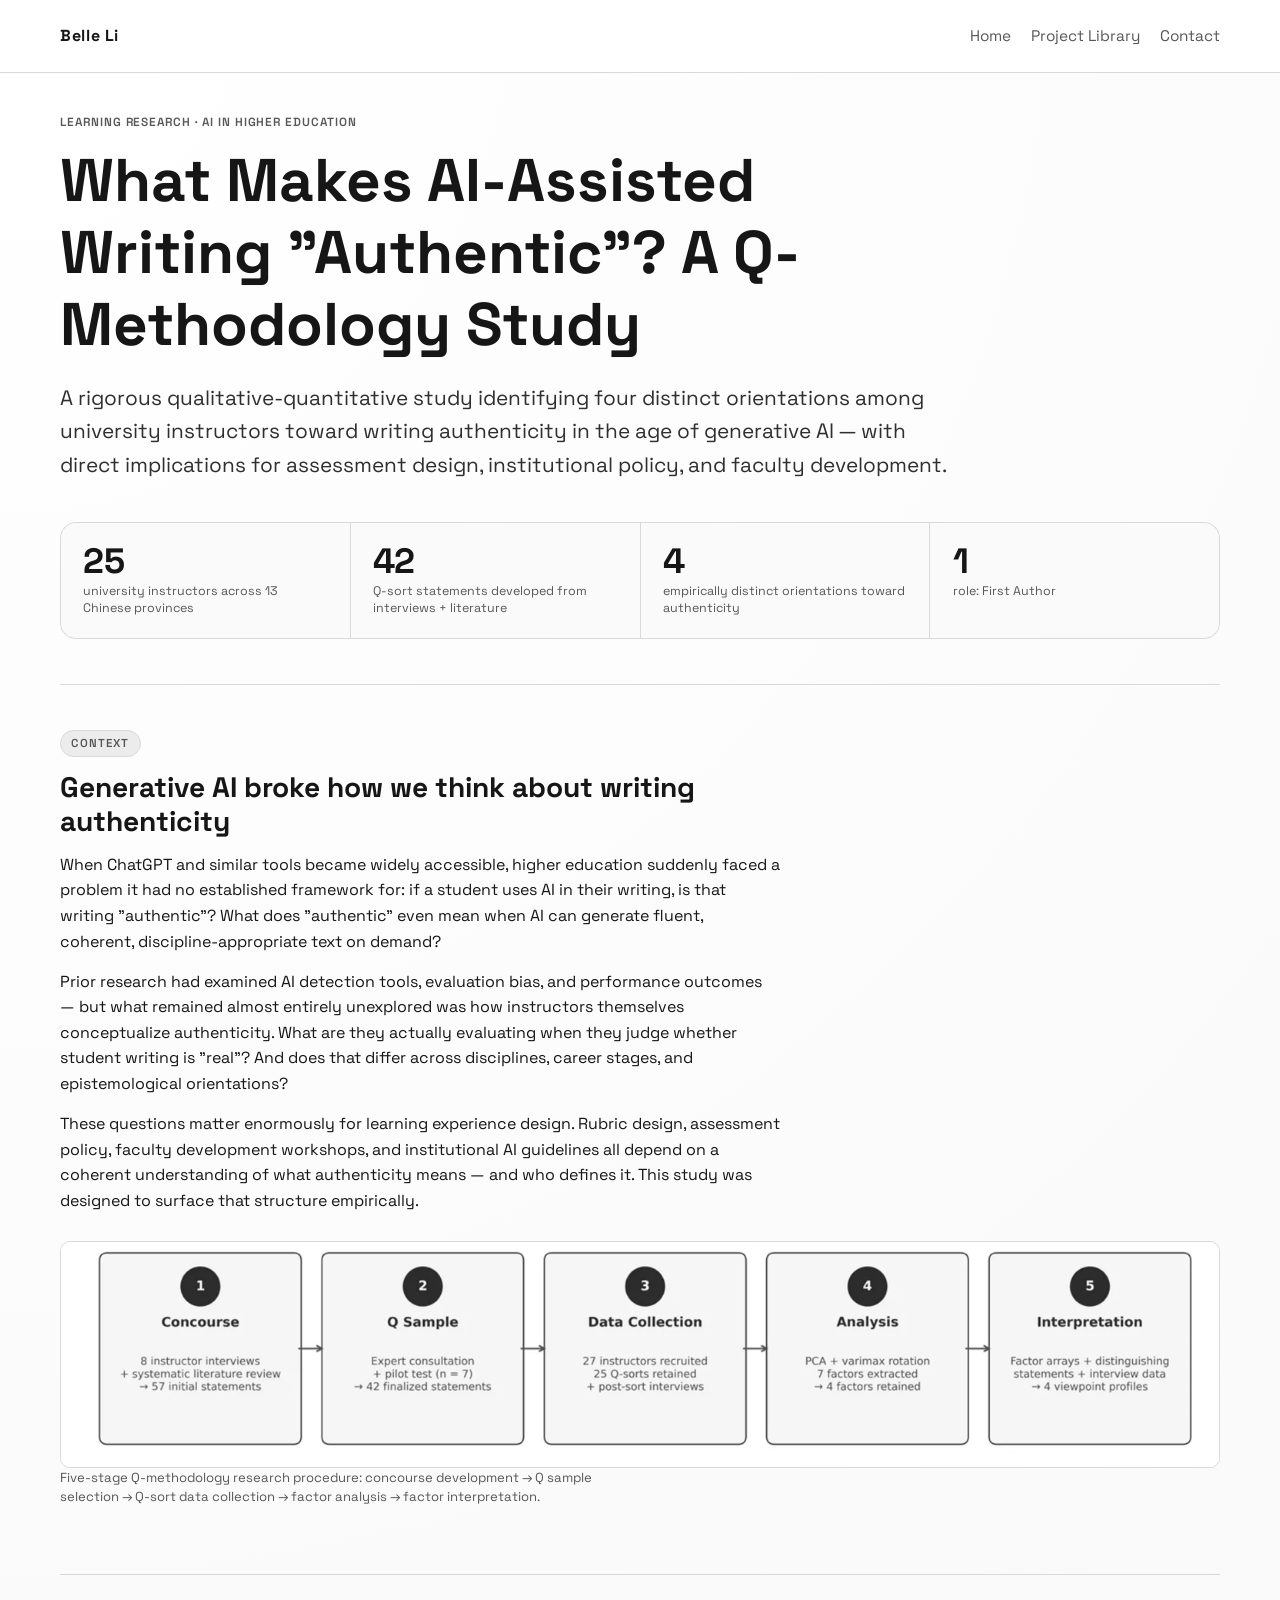
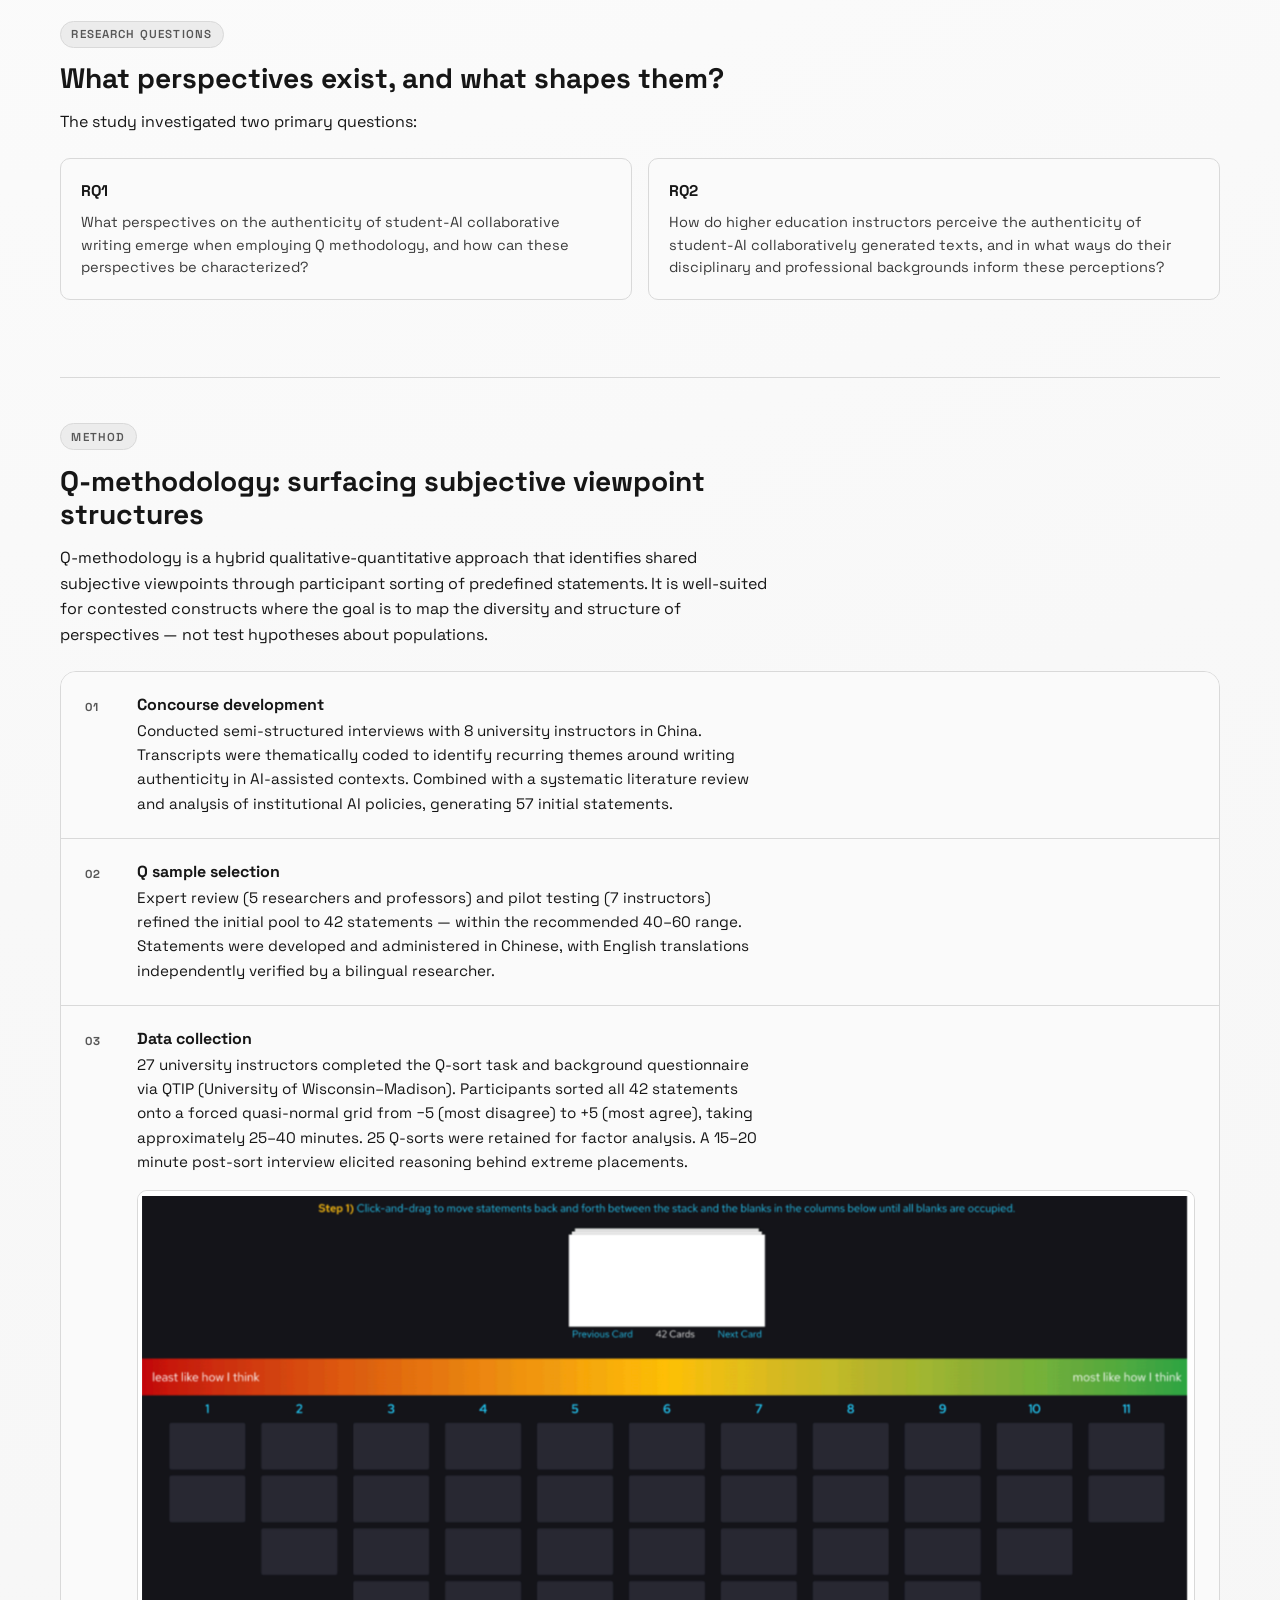
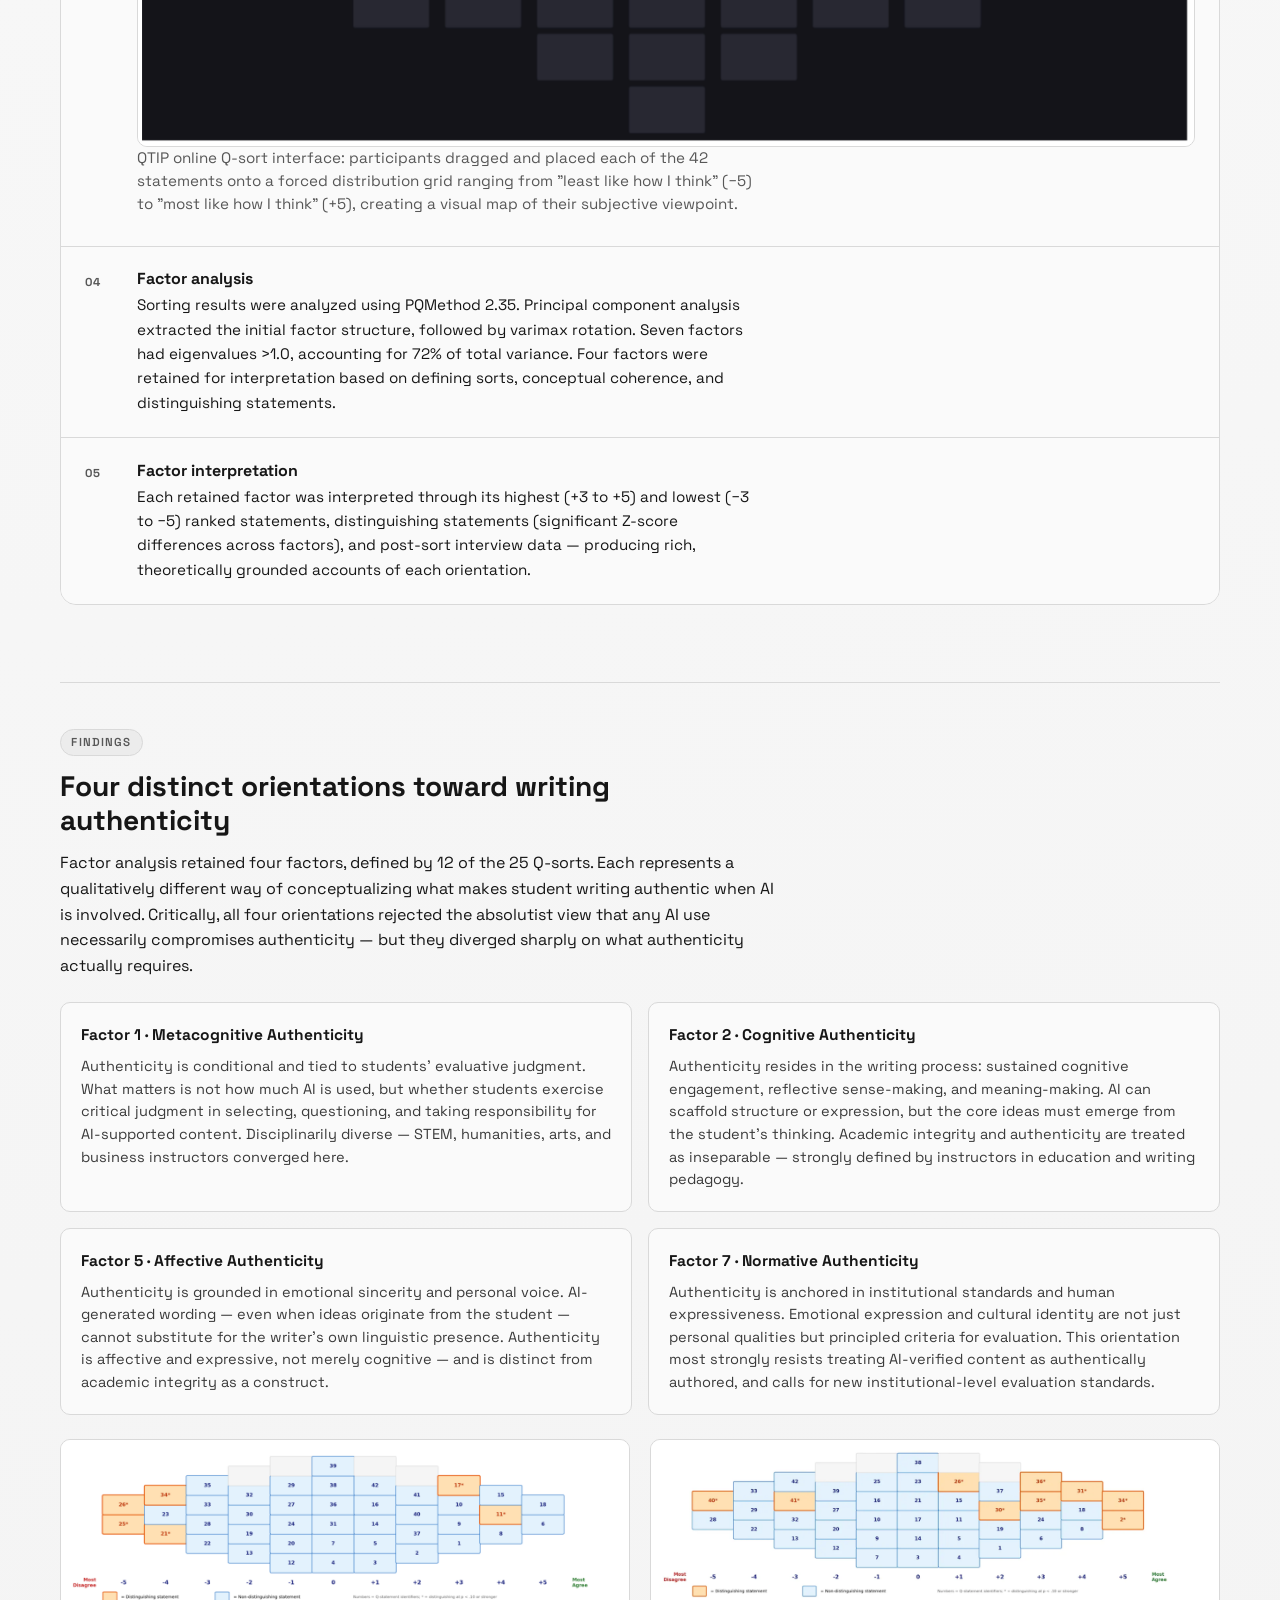
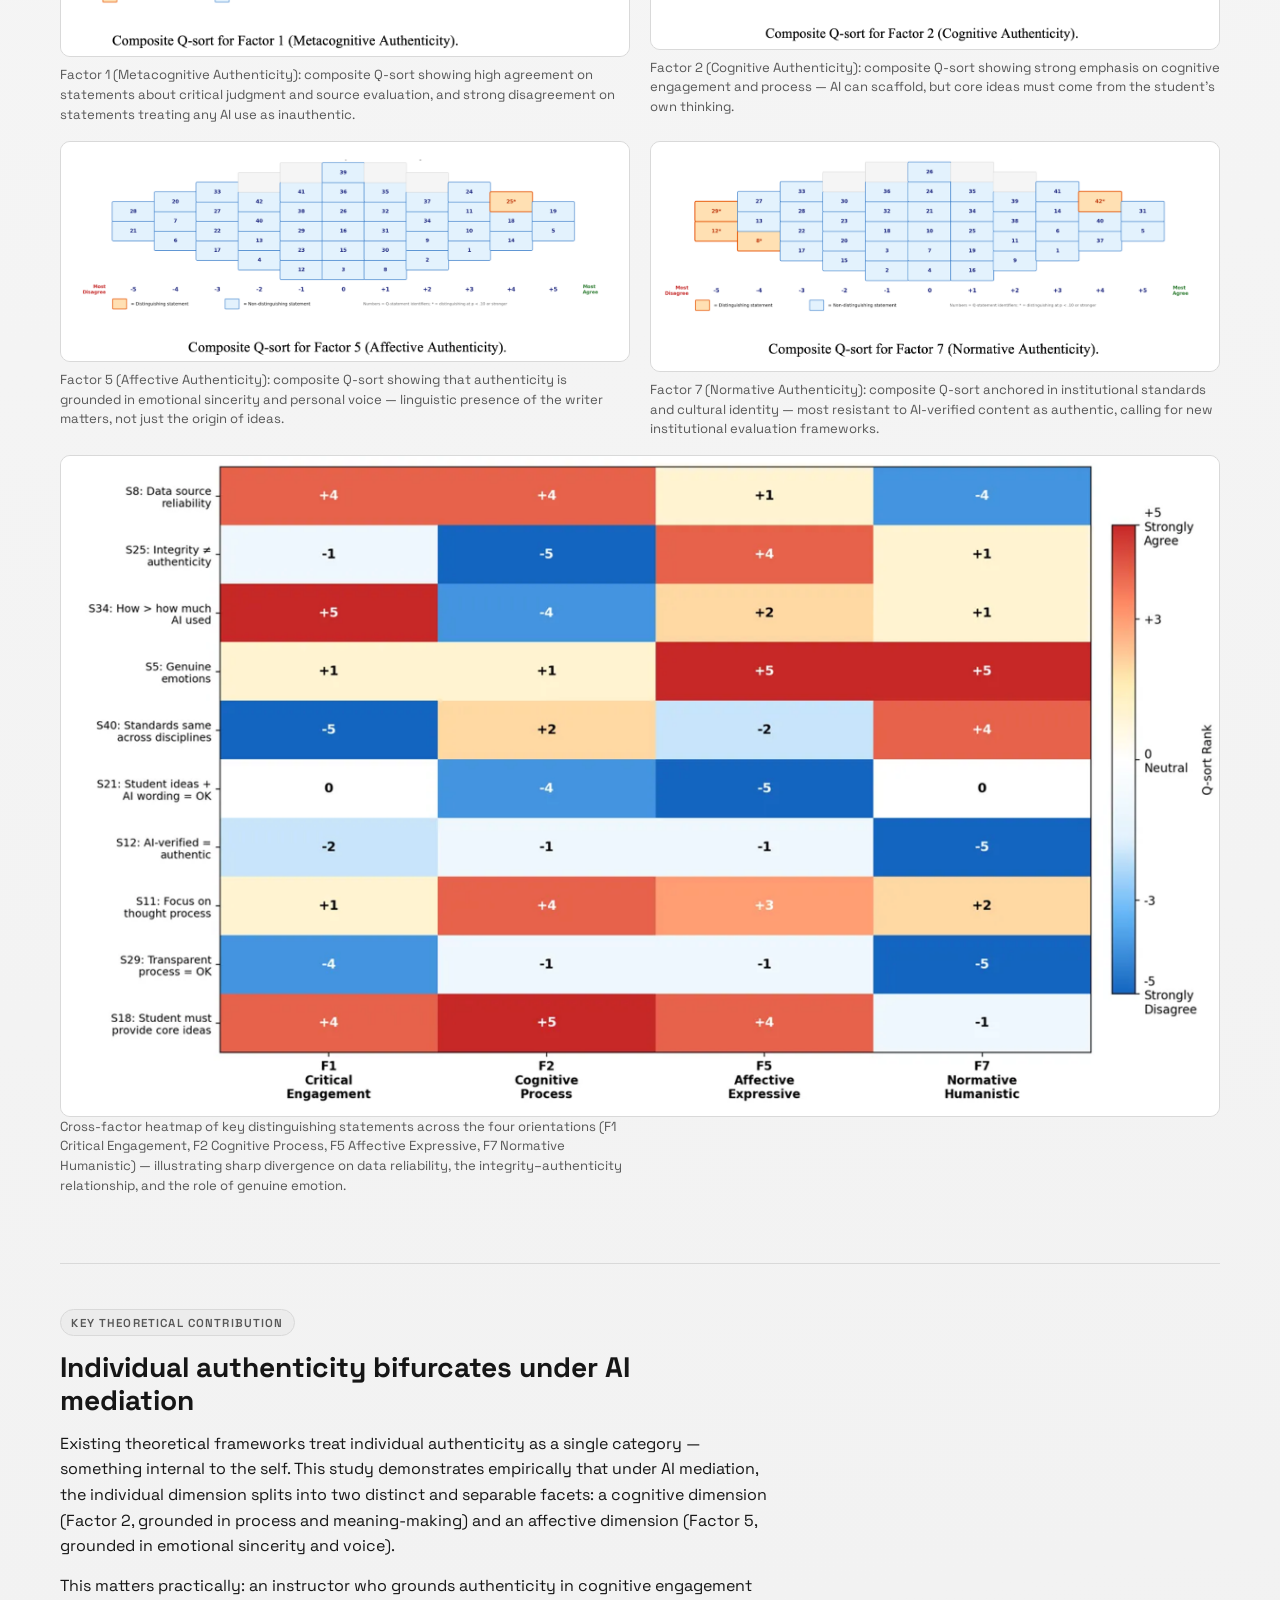
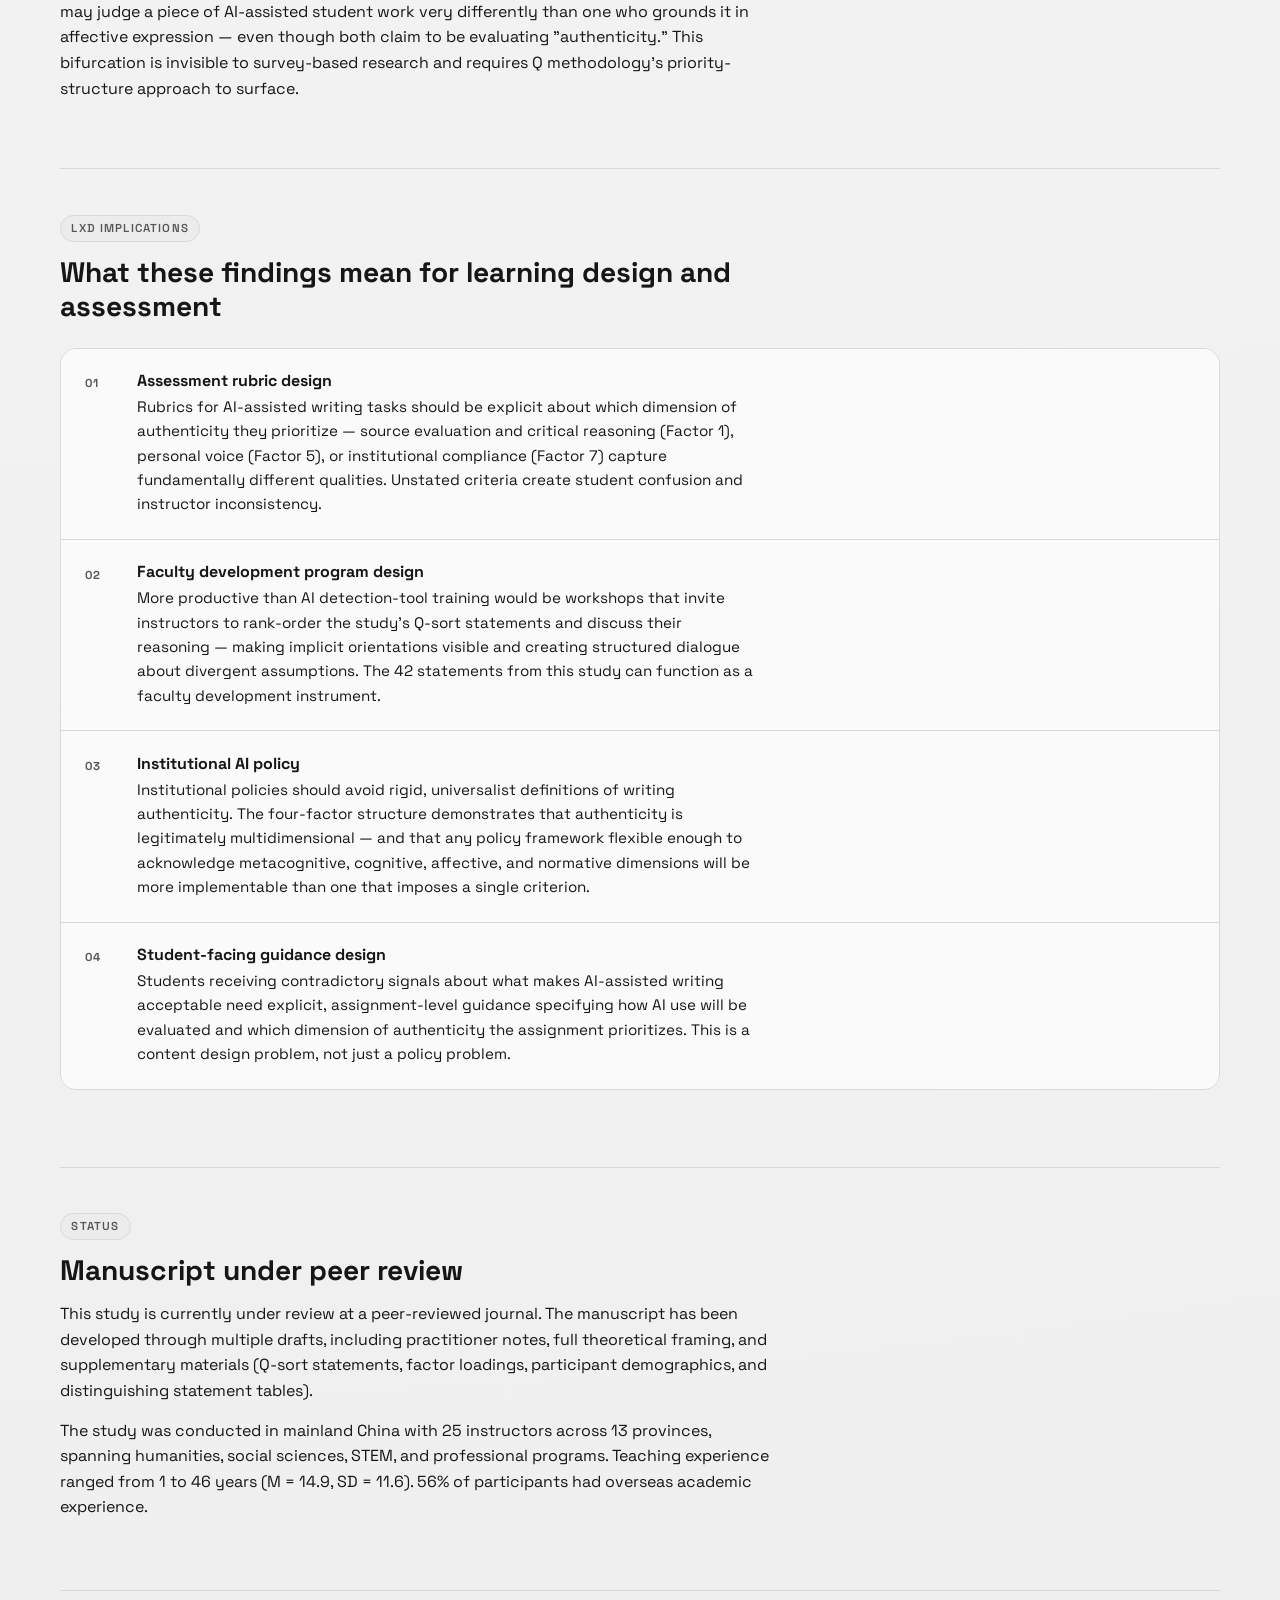
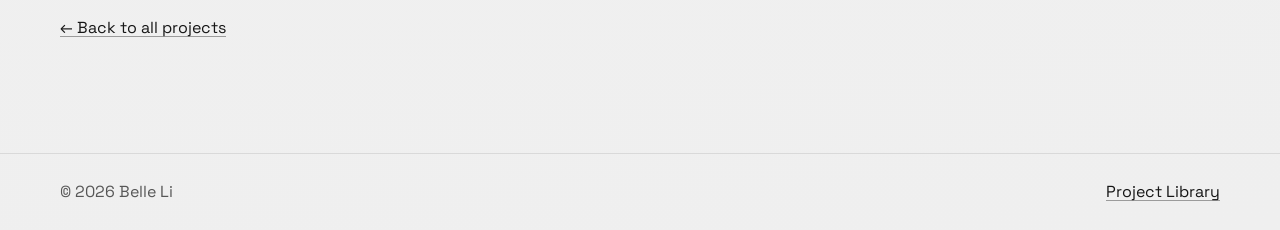
<file: case-qmethodology.html>
<!doctype html>
<html lang="en">
  <head>
    <meta charset="UTF-8" />
    <meta name="viewport" content="width=device-width, initial-scale=1.0" />
    <title>AI Writing Authenticity Research — Belle Li</title>
    <meta name="description" content="Case study: Q-methodology research on how university instructors conceptualize writing authenticity in AI-assisted student work — four distinct orientations with direct implications for assessment design and faculty development." />
    <link rel="stylesheet" href="styles.css" />
  </head>
  <body>
    <header class="site-header">
      <div class="container nav-wrap">
        <a class="brand" href="index.html">Belle Li</a>
        <nav class="site-nav" aria-label="Primary">
          <a href="index.html">Home</a>
          <a href="projects.html">Project Library</a>
          <a href="index.html#contact">Contact</a>
        </nav>
      </div>
    </header>

    <main class="container case">
      <p class="eyebrow">Learning Research · AI in Higher Education</p>
      <h1>What Makes AI-Assisted Writing "Authentic"? A Q-Methodology Study</h1>
      <p class="lede narrow">A rigorous qualitative-quantitative study identifying four distinct orientations among university instructors toward writing authenticity in the age of generative AI — with direct implications for assessment design, institutional policy, and faculty development.</p>

      <div class="case-stats">
        <div class="case-stat"><span class="case-stat-num">25</span><span class="case-stat-label">university instructors across 13 Chinese provinces</span></div>
        <div class="case-stat"><span class="case-stat-num">42</span><span class="case-stat-label">Q-sort statements developed from interviews + literature</span></div>
        <div class="case-stat"><span class="case-stat-num">4</span><span class="case-stat-label">empirically distinct orientations toward authenticity</span></div>
        <div class="case-stat"><span class="case-stat-num">1</span><span class="case-stat-label">role: First Author</span></div>
      </div>

      <div class="case-section">
        <p class="section-tag">Context</p>
        <h2>Generative AI broke how we think about writing authenticity</h2>
        <p>When ChatGPT and similar tools became widely accessible, higher education suddenly faced a problem it had no established framework for: if a student uses AI in their writing, is that writing "authentic"? What does "authentic" even mean when AI can generate fluent, coherent, discipline-appropriate text on demand?</p>
        <p>Prior research had examined AI detection tools, evaluation bias, and performance outcomes — but what remained almost entirely unexplored was how instructors themselves conceptualize authenticity. What are they actually evaluating when they judge whether student writing is "real"? And does that differ across disciplines, career stages, and epistemological orientations?</p>
        <p>These questions matter enormously for learning experience design. Rubric design, assessment policy, faculty development workshops, and institutional AI guidelines all depend on a coherent understanding of what authenticity means — and who defines it. This study was designed to surface that structure empirically.</p>
        <div class="case-img-wrap">
          <img src="images/q-methodology-procedure.png" alt="Q-methodology research procedure overview" class="case-img" onerror="this.style.display='none';this.nextElementSibling.style.display='flex';" />
          <div class="case-img-placeholder" style="display:none">Q-methodology research procedure — 5 stages</div>
          <p class="case-img-caption">Five-stage Q-methodology research procedure: concourse development → Q sample selection → Q-sort data collection → factor analysis → factor interpretation.</p>
        </div>
      </div>

      <div class="case-section">
        <p class="section-tag">Research Questions</p>
        <h2>What perspectives exist, and what shapes them?</h2>
        <p>The study investigated two primary questions:</p>
        <div class="decisions-grid">
          <div class="decision-item">
            <h4>RQ1</h4>
            <p>What perspectives on the authenticity of student-AI collaborative writing emerge when employing Q methodology, and how can these perspectives be characterized?</p>
          </div>
          <div class="decision-item">
            <h4>RQ2</h4>
            <p>How do higher education instructors perceive the authenticity of student-AI collaboratively generated texts, and in what ways do their disciplinary and professional backgrounds inform these perceptions?</p>
          </div>
        </div>
      </div>

      <div class="case-section">
        <p class="section-tag">Method</p>
        <h2>Q-methodology: surfacing subjective viewpoint structures</h2>
        <p>Q-methodology is a hybrid qualitative-quantitative approach that identifies shared subjective viewpoints through participant sorting of predefined statements. It is well-suited for contested constructs where the goal is to map the diversity and structure of perspectives — not test hypotheses about populations.</p>
        <div class="process-list">
          <div class="process-item">
            <div class="process-num">01</div>
            <div class="process-body">
              <h3>Concourse development</h3>
              <p>Conducted semi-structured interviews with 8 university instructors in China. Transcripts were thematically coded to identify recurring themes around writing authenticity in AI-assisted contexts. Combined with a systematic literature review and analysis of institutional AI policies, generating 57 initial statements.</p>
            </div>
          </div>
          <div class="process-item">
            <div class="process-num">02</div>
            <div class="process-body">
              <h3>Q sample selection</h3>
              <p>Expert review (5 researchers and professors) and pilot testing (7 instructors) refined the initial pool to 42 statements — within the recommended 40–60 range. Statements were developed and administered in Chinese, with English translations independently verified by a bilingual researcher.</p>
            </div>
          </div>
          <div class="process-item">
            <div class="process-num">03</div>
            <div class="process-body">
              <h3>Data collection</h3>
              <p>27 university instructors completed the Q-sort task and background questionnaire via QTIP (University of Wisconsin–Madison). Participants sorted all 42 statements onto a forced quasi-normal grid from −5 (most disagree) to +5 (most agree), taking approximately 25–40 minutes. 25 Q-sorts were retained for factor analysis. A 15–20 minute post-sort interview elicited reasoning behind extreme placements.</p>
              <div class="case-img-wrap" style="margin-top:1rem;">
                <img src="images/q-methodology-qsort-tool.png" alt="QTIP online Q-sort interface" class="case-img" onerror="this.style.display='none';this.nextElementSibling.style.display='flex';" />
                <div class="case-img-placeholder" style="display:none">QTIP online Q-sort interface</div>
                <p class="case-img-caption">QTIP online Q-sort interface: participants dragged and placed each of the 42 statements onto a forced distribution grid ranging from "least like how I think" (−5) to "most like how I think" (+5), creating a visual map of their subjective viewpoint.</p>
              </div>
            </div>
          </div>
          <div class="process-item">
            <div class="process-num">04</div>
            <div class="process-body">
              <h3>Factor analysis</h3>
              <p>Sorting results were analyzed using PQMethod 2.35. Principal component analysis extracted the initial factor structure, followed by varimax rotation. Seven factors had eigenvalues >1.0, accounting for 72% of total variance. Four factors were retained for interpretation based on defining sorts, conceptual coherence, and distinguishing statements.</p>
            </div>
          </div>
          <div class="process-item">
            <div class="process-num">05</div>
            <div class="process-body">
              <h3>Factor interpretation</h3>
              <p>Each retained factor was interpreted through its highest (+3 to +5) and lowest (−3 to −5) ranked statements, distinguishing statements (significant Z-score differences across factors), and post-sort interview data — producing rich, theoretically grounded accounts of each orientation.</p>
            </div>
          </div>
        </div>
      </div>

      <div class="case-section">
        <p class="section-tag">Findings</p>
        <h2>Four distinct orientations toward writing authenticity</h2>
        <p>Factor analysis retained four factors, defined by 12 of the 25 Q-sorts. Each represents a qualitatively different way of conceptualizing what makes student writing authentic when AI is involved. Critically, all four orientations rejected the absolutist view that any AI use necessarily compromises authenticity — but they diverged sharply on what authenticity actually requires.</p>

        <div class="decisions-grid">
          <div class="decision-item">
            <h4>Factor 1 · Metacognitive Authenticity</h4>
            <p>Authenticity is conditional and tied to students' evaluative judgment. What matters is not how much AI is used, but whether students exercise critical judgment in selecting, questioning, and taking responsibility for AI-supported content. Disciplinarily diverse — STEM, humanities, arts, and business instructors converged here.</p>
          </div>
          <div class="decision-item">
            <h4>Factor 2 · Cognitive Authenticity</h4>
            <p>Authenticity resides in the writing process: sustained cognitive engagement, reflective sense-making, and meaning-making. AI can scaffold structure or expression, but the core ideas must emerge from the student's thinking. Academic integrity and authenticity are treated as inseparable — strongly defined by instructors in education and writing pedagogy.</p>
          </div>
          <div class="decision-item">
            <h4>Factor 5 · Affective Authenticity</h4>
            <p>Authenticity is grounded in emotional sincerity and personal voice. AI-generated wording — even when ideas originate from the student — cannot substitute for the writer's own linguistic presence. Authenticity is affective and expressive, not merely cognitive — and is distinct from academic integrity as a construct.</p>
          </div>
          <div class="decision-item">
            <h4>Factor 7 · Normative Authenticity</h4>
            <p>Authenticity is anchored in institutional standards and human expressiveness. Emotional expression and cultural identity are not just personal qualities but principled criteria for evaluation. This orientation most strongly resists treating AI-verified content as authentically authored, and calls for new institutional-level evaluation standards.</p>
          </div>
        </div>

        <div class="img-2col" style="margin-top:1.5rem;">
          <figure>
            <img src="images/q-methodology-factor1.png" alt="Composite Q-sort for Factor 1 — Metacognitive Authenticity" class="case-img" onerror="this.style.display='none';this.nextElementSibling.style.display='flex';" />
            <div class="case-img-placeholder" style="display:none">Factor 1 — Metacognitive Authenticity</div>
            <figcaption>Factor 1 (Metacognitive Authenticity): composite Q-sort showing high agreement on statements about critical judgment and source evaluation, and strong disagreement on statements treating any AI use as inauthentic.</figcaption>
          </figure>
          <figure>
            <img src="images/q-methodology-factor2.png" alt="Composite Q-sort for Factor 2 — Cognitive Authenticity" class="case-img" onerror="this.style.display='none';this.nextElementSibling.style.display='flex';" />
            <div class="case-img-placeholder" style="display:none">Factor 2 — Cognitive Authenticity</div>
            <figcaption>Factor 2 (Cognitive Authenticity): composite Q-sort showing strong emphasis on cognitive engagement and process — AI can scaffold, but core ideas must come from the student's own thinking.</figcaption>
          </figure>
        </div>
        <div class="img-2col" style="margin-top:1rem;">
          <figure>
            <img src="images/q-methodology-factor5.png" alt="Composite Q-sort for Factor 5 — Affective Authenticity" class="case-img" onerror="this.style.display='none';this.nextElementSibling.style.display='flex';" />
            <div class="case-img-placeholder" style="display:none">Factor 5 — Affective Authenticity</div>
            <figcaption>Factor 5 (Affective Authenticity): composite Q-sort showing that authenticity is grounded in emotional sincerity and personal voice — linguistic presence of the writer matters, not just the origin of ideas.</figcaption>
          </figure>
          <figure>
            <img src="images/q-methodology-factor7.png" alt="Composite Q-sort for Factor 7 — Normative Authenticity" class="case-img" onerror="this.style.display='none';this.nextElementSibling.style.display='flex';" />
            <div class="case-img-placeholder" style="display:none">Factor 7 — Normative Authenticity</div>
            <figcaption>Factor 7 (Normative Authenticity): composite Q-sort anchored in institutional standards and cultural identity — most resistant to AI-verified content as authentic, calling for new institutional evaluation frameworks.</figcaption>
          </figure>
        </div>
        <div class="case-img-wrap" style="margin-top:1rem;">
          <img src="images/q-methodology-heatmap.png" alt="Cross-factor heatmap of distinguishing statements" class="case-img" onerror="this.style.display='none';this.nextElementSibling.style.display='flex';" />
          <div class="case-img-placeholder" style="display:none">Cross-factor distinguishing statements heatmap</div>
          <p class="case-img-caption">Cross-factor heatmap of key distinguishing statements across the four orientations (F1 Critical Engagement, F2 Cognitive Process, F5 Affective Expressive, F7 Normative Humanistic) — illustrating sharp divergence on data reliability, the integrity–authenticity relationship, and the role of genuine emotion.</p>
        </div>
      </div>

      <div class="case-section">
        <p class="section-tag">Key Theoretical Contribution</p>
        <h2>Individual authenticity bifurcates under AI mediation</h2>
        <p>Existing theoretical frameworks treat individual authenticity as a single category — something internal to the self. This study demonstrates empirically that under AI mediation, the individual dimension splits into two distinct and separable facets: a cognitive dimension (Factor 2, grounded in process and meaning-making) and an affective dimension (Factor 5, grounded in emotional sincerity and voice).</p>
        <p>This matters practically: an instructor who grounds authenticity in cognitive engagement may judge a piece of AI-assisted student work very differently than one who grounds it in affective expression — even though both claim to be evaluating "authenticity." This bifurcation is invisible to survey-based research and requires Q methodology's priority-structure approach to surface.</p>
      </div>

      <div class="case-section">
        <p class="section-tag">LXD Implications</p>
        <h2>What these findings mean for learning design and assessment</h2>
        <div class="process-list">
          <div class="process-item">
            <div class="process-num">01</div>
            <div class="process-body">
              <h3>Assessment rubric design</h3>
              <p>Rubrics for AI-assisted writing tasks should be explicit about which dimension of authenticity they prioritize — source evaluation and critical reasoning (Factor 1), personal voice (Factor 5), or institutional compliance (Factor 7) capture fundamentally different qualities. Unstated criteria create student confusion and instructor inconsistency.</p>
            </div>
          </div>
          <div class="process-item">
            <div class="process-num">02</div>
            <div class="process-body">
              <h3>Faculty development program design</h3>
              <p>More productive than AI detection-tool training would be workshops that invite instructors to rank-order the study's Q-sort statements and discuss their reasoning — making implicit orientations visible and creating structured dialogue about divergent assumptions. The 42 statements from this study can function as a faculty development instrument.</p>
            </div>
          </div>
          <div class="process-item">
            <div class="process-num">03</div>
            <div class="process-body">
              <h3>Institutional AI policy</h3>
              <p>Institutional policies should avoid rigid, universalist definitions of writing authenticity. The four-factor structure demonstrates that authenticity is legitimately multidimensional — and that any policy framework flexible enough to acknowledge metacognitive, cognitive, affective, and normative dimensions will be more implementable than one that imposes a single criterion.</p>
            </div>
          </div>
          <div class="process-item">
            <div class="process-num">04</div>
            <div class="process-body">
              <h3>Student-facing guidance design</h3>
              <p>Students receiving contradictory signals about what makes AI-assisted writing acceptable need explicit, assignment-level guidance specifying how AI use will be evaluated and which dimension of authenticity the assignment prioritizes. This is a content design problem, not just a policy problem.</p>
            </div>
          </div>
        </div>
      </div>

      <div class="case-section">
        <p class="section-tag">Status</p>
        <h2>Manuscript under peer review</h2>
        <p>This study is currently under review at a peer-reviewed journal. The manuscript has been developed through multiple drafts, including practitioner notes, full theoretical framing, and supplementary materials (Q-sort statements, factor loadings, participant demographics, and distinguishing statement tables).</p>
        <p>The study was conducted in mainland China with 25 instructors across 13 provinces, spanning humanities, social sciences, STEM, and professional programs. Teaching experience ranged from 1 to 46 years (M = 14.9, SD = 11.6). 56% of participants had overseas academic experience.</p>
      </div>

      <p class="case-back"><a href="projects.html">← Back to all projects</a></p>
    </main>

    <footer class="site-footer">
      <div class="container footer-wrap">
        <p>© <span id="year"></span> Belle Li</p>
        <a href="projects.html">Project Library</a>
      </div>
    </footer>
    <script src="script.js"></script>
  </body>
</html>
</file>
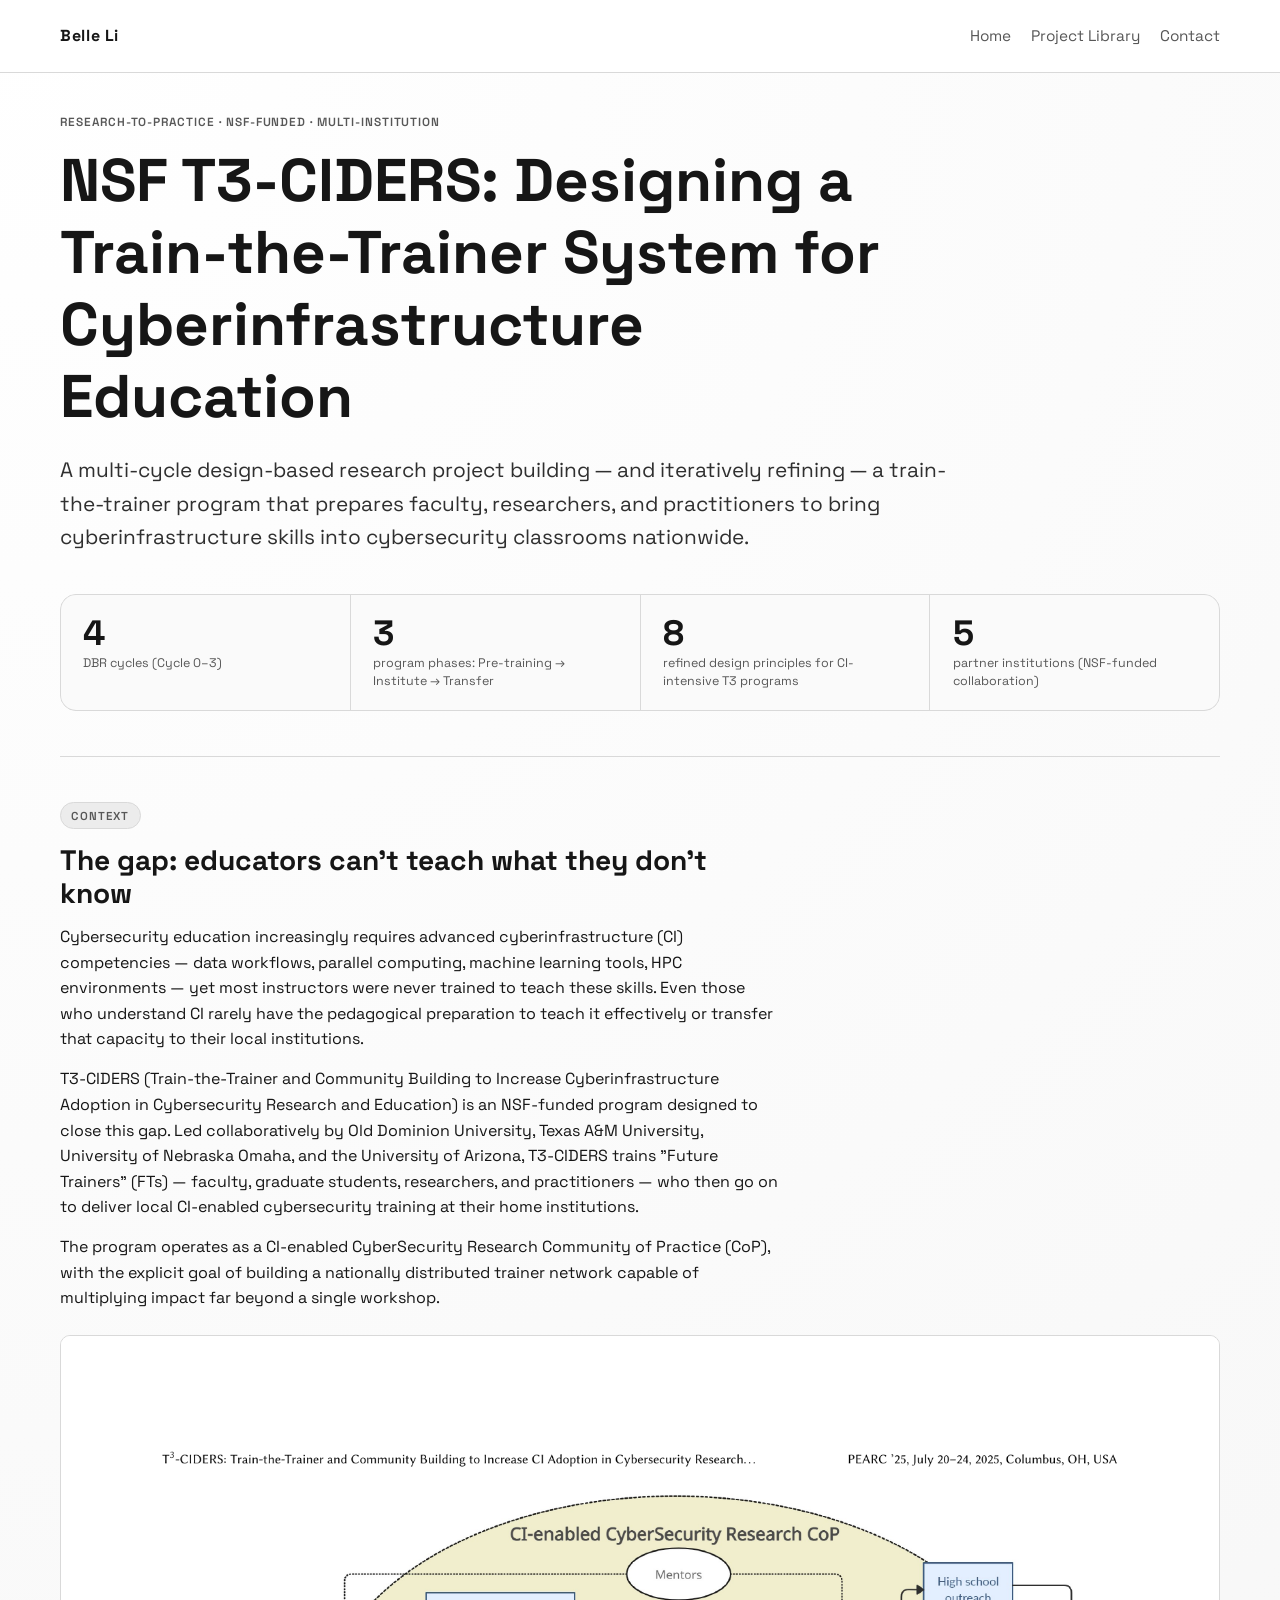
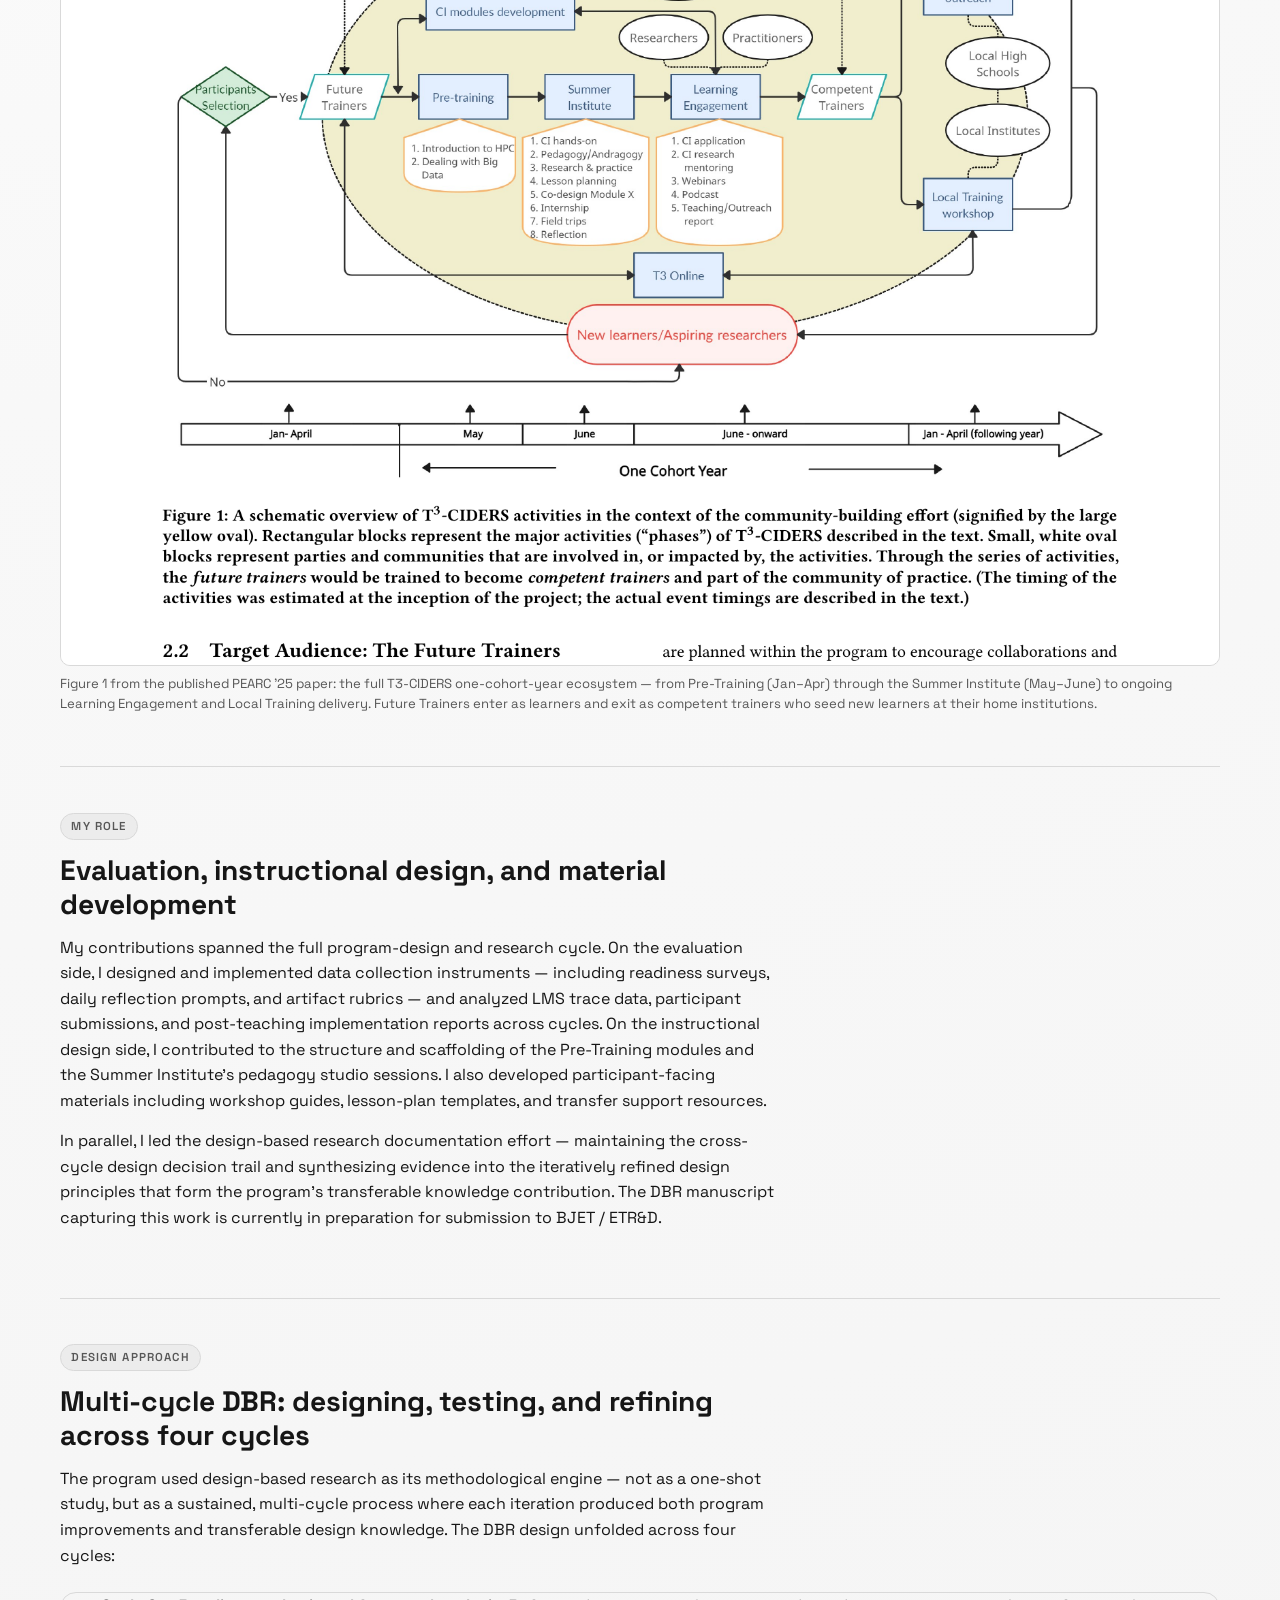
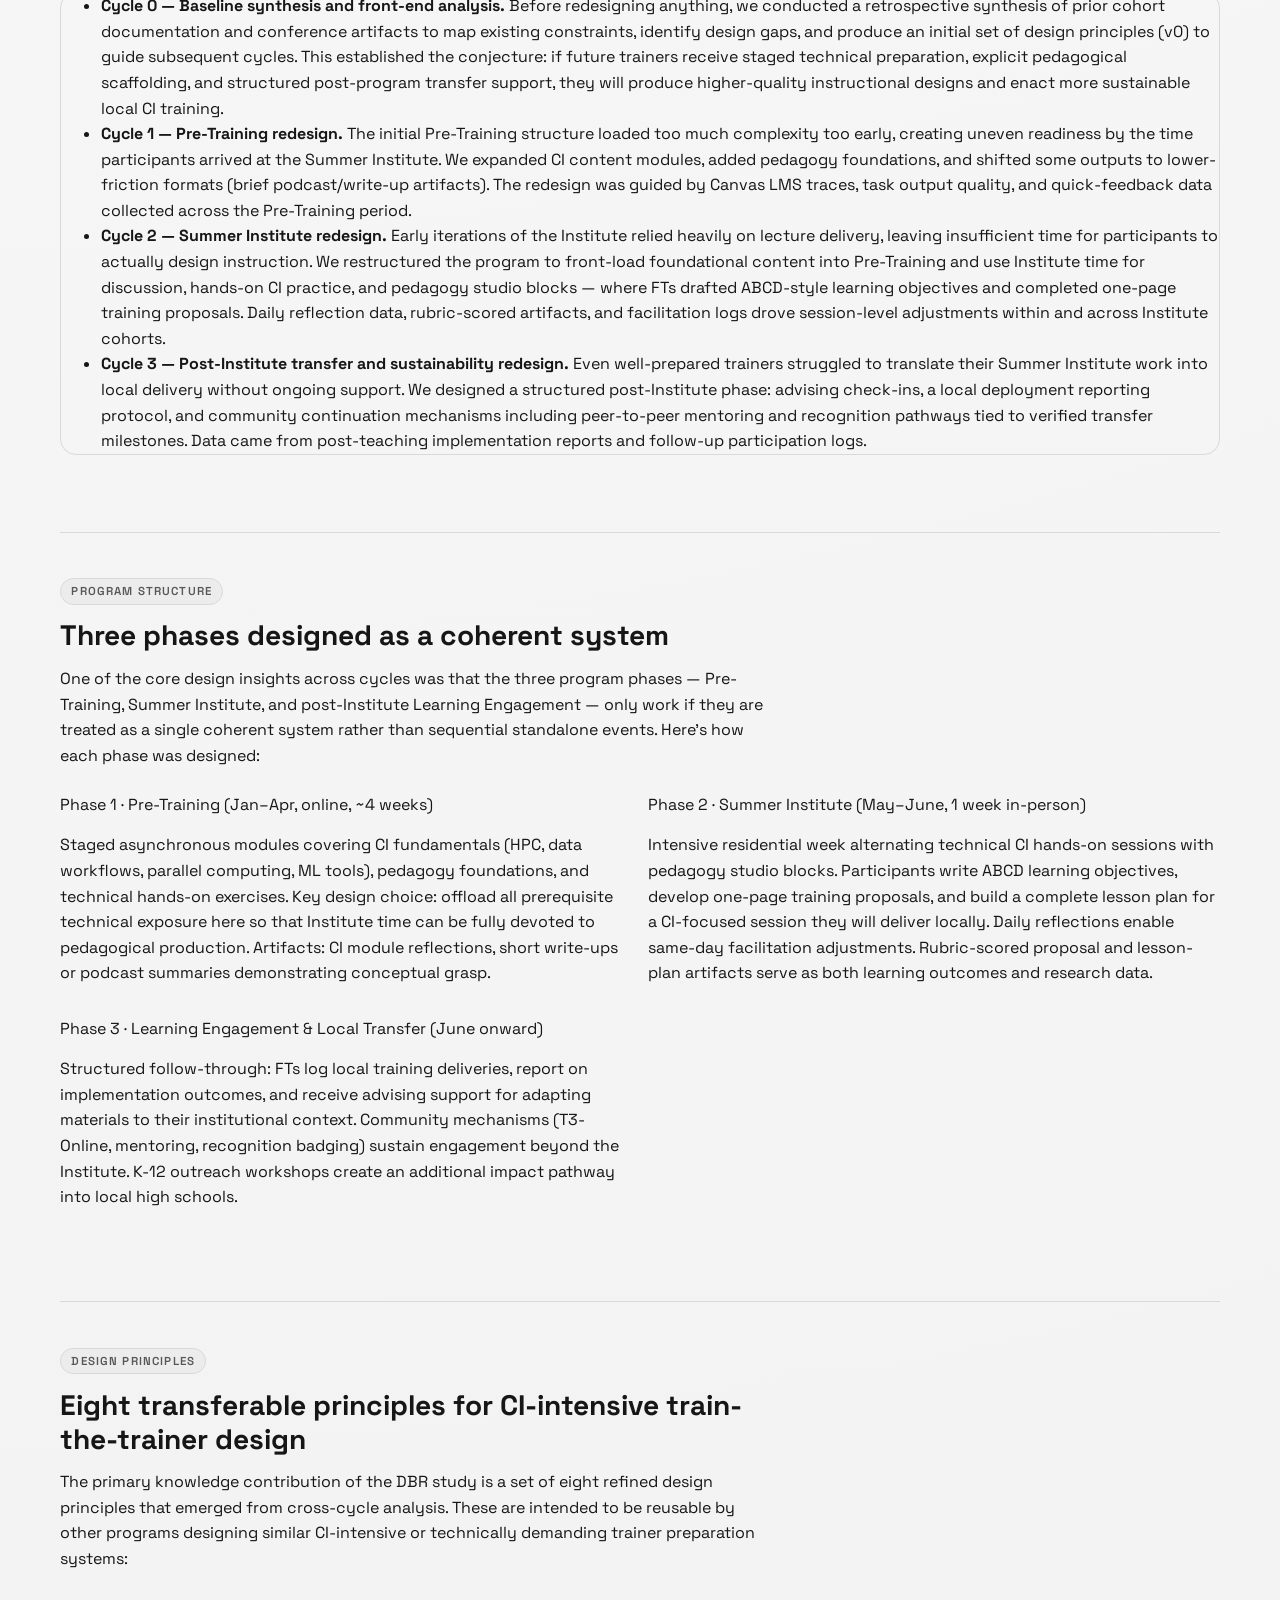
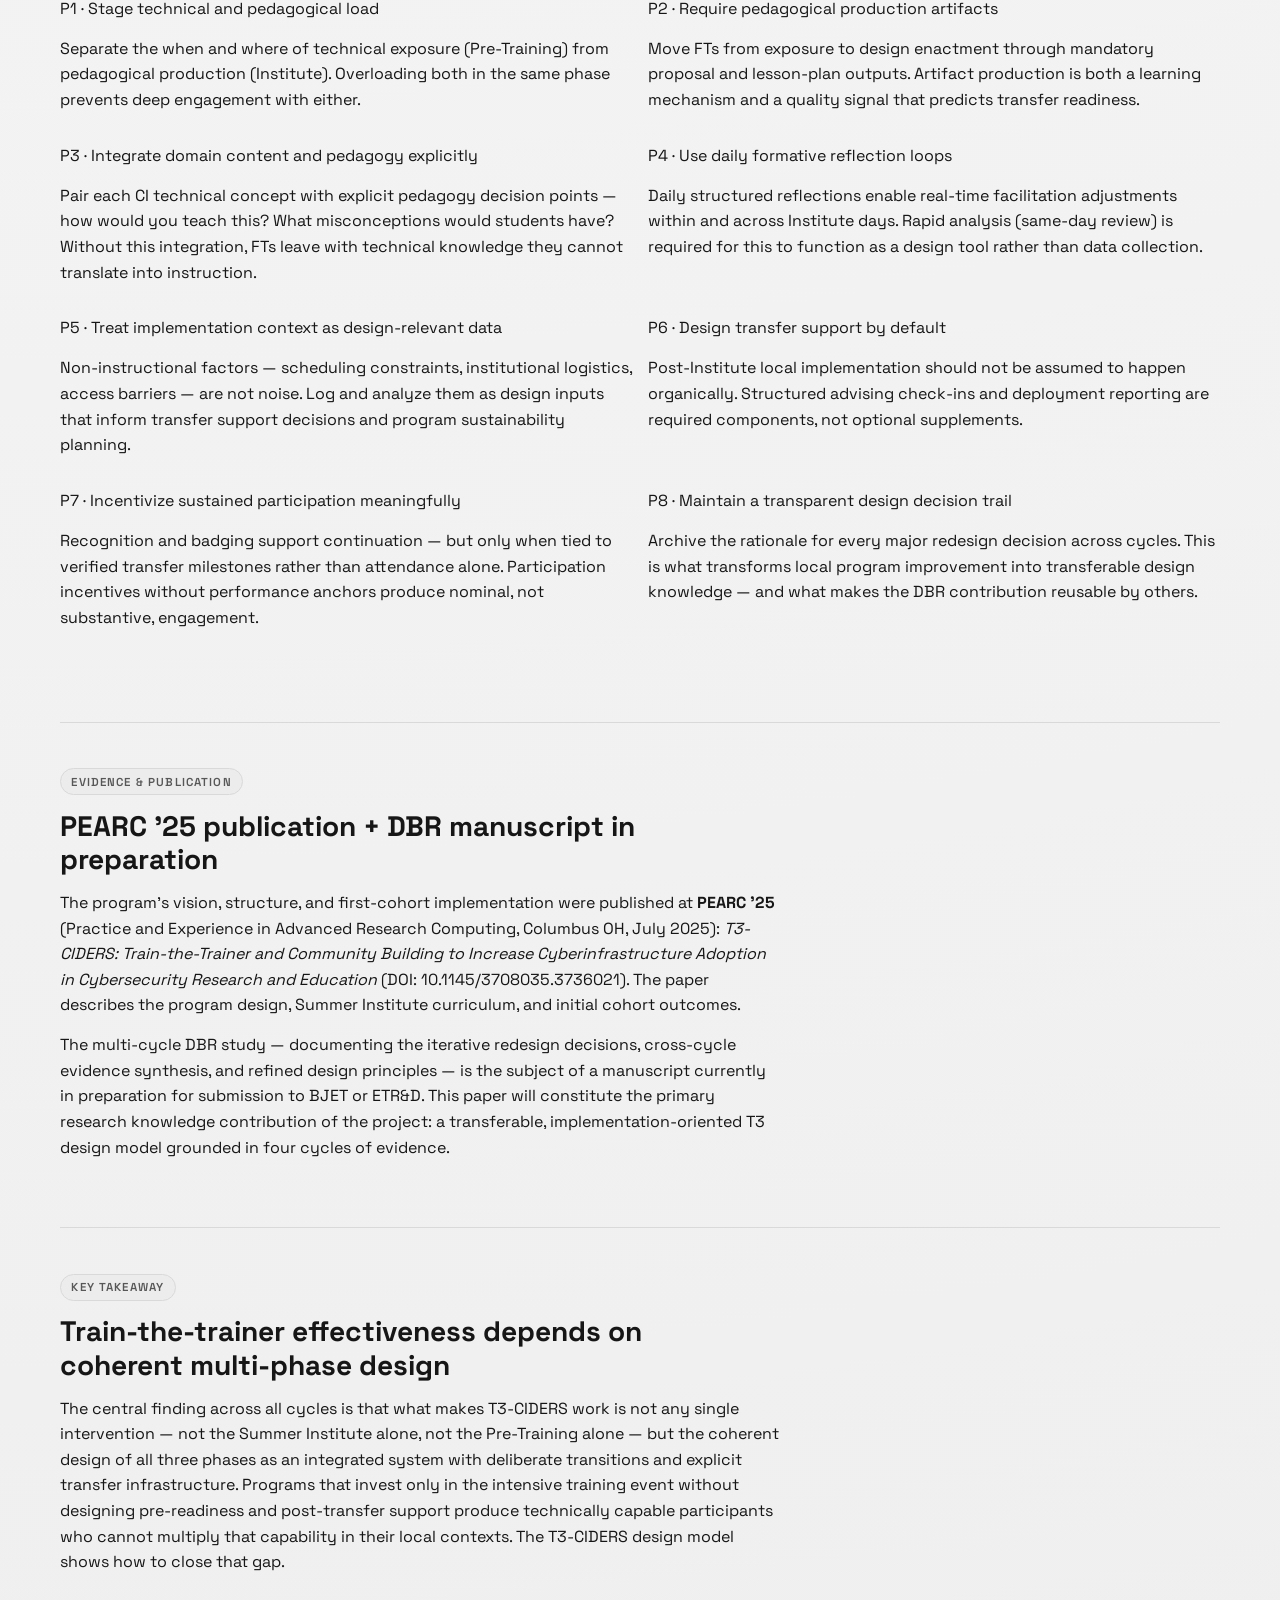
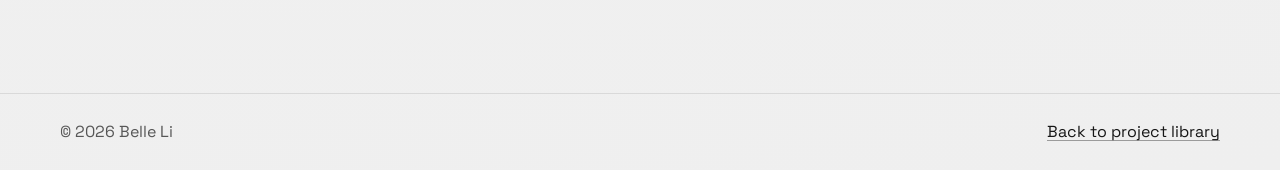
<file: case-t3ciders.html>
<!doctype html>
<html lang="en">
  <head>
    <meta charset="UTF-8" />
    <meta name="viewport" content="width=device-width, initial-scale=1.0" />
    <title>NSF T3-CIDERS: Train-the-Trainer Design — Belle Li</title>
    <meta name="description" content="Case study: NSF T3-CIDERS — designing and evaluating a multi-phase train-the-trainer program that builds cyberinfrastructure capacity in cybersecurity education through design-based research." />
    <link rel="stylesheet" href="styles.css" />
  </head>
  <body>
    <header class="site-header">
      <div class="container nav-wrap">
        <a class="brand" href="index.html">Belle Li</a>
        <nav class="site-nav" aria-label="Primary">
          <a href="index.html">Home</a>
          <a href="projects.html">Project Library</a>
          <a href="index.html#contact">Contact</a>
        </nav>
      </div>
    </header>

    <main class="container case">
      <p class="eyebrow">Research-to-Practice · NSF-Funded · Multi-Institution</p>
      <h1>NSF T3-CIDERS: Designing a Train-the-Trainer System for Cyberinfrastructure Education</h1>
      <p class="lede narrow">A multi-cycle design-based research project building — and iteratively refining — a train-the-trainer program that prepares faculty, researchers, and practitioners to bring cyberinfrastructure skills into cybersecurity classrooms nationwide.</p>

      <div class="case-stats">
        <div class="case-stat"><span class="case-stat-num">4</span><span class="case-stat-label">DBR cycles (Cycle 0–3)</span></div>
        <div class="case-stat"><span class="case-stat-num">3</span><span class="case-stat-label">program phases: Pre-training → Institute → Transfer</span></div>
        <div class="case-stat"><span class="case-stat-num">8</span><span class="case-stat-label">refined design principles for CI-intensive T3 programs</span></div>
        <div class="case-stat"><span class="case-stat-num">5</span><span class="case-stat-label">partner institutions (NSF-funded collaboration)</span></div>
      </div>

      <div class="case-section">
        <p class="section-tag">Context</p>
        <h2>The gap: educators can't teach what they don't know</h2>
        <p>Cybersecurity education increasingly requires advanced cyberinfrastructure (CI) competencies — data workflows, parallel computing, machine learning tools, HPC environments — yet most instructors were never trained to teach these skills. Even those who understand CI rarely have the pedagogical preparation to teach it effectively or transfer that capacity to their local institutions.</p>
        <p>T3-CIDERS (Train-the-Trainer and Community Building to Increase Cyberinfrastructure Adoption in Cybersecurity Research and Education) is an NSF-funded program designed to close this gap. Led collaboratively by Old Dominion University, Texas A&M University, University of Nebraska Omaha, and the University of Arizona, T3-CIDERS trains "Future Trainers" (FTs) — faculty, graduate students, researchers, and practitioners — who then go on to deliver local CI-enabled cybersecurity training at their home institutions.</p>
        <p>The program operates as a CI-enabled CyberSecurity Research Community of Practice (CoP), with the explicit goal of building a nationally distributed trainer network capable of multiplying impact far beyond a single workshop.</p>

        <figure style="margin-top:1.5rem;">
          <img src="images/t3ciders-program-diagram.png" alt="T3-CIDERS program ecosystem diagram showing the full one-year cohort cycle from Pre-Training through Summer Institute to Learning Engagement and Local Training" class="case-img" onerror="this.style.display='none';this.nextElementSibling.style.display='flex';" />
          <div class="case-img-placeholder" style="display:none">T3-CIDERS program ecosystem overview</div>
          <figcaption>Figure 1 from the published PEARC '25 paper: the full T3-CIDERS one-cohort-year ecosystem — from Pre-Training (Jan–Apr) through the Summer Institute (May–June) to ongoing Learning Engagement and Local Training delivery. Future Trainers enter as learners and exit as competent trainers who seed new learners at their home institutions.</figcaption>
        </figure>
      </div>

      <div class="case-section">
        <p class="section-tag">My Role</p>
        <h2>Evaluation, instructional design, and material development</h2>
        <p>My contributions spanned the full program-design and research cycle. On the evaluation side, I designed and implemented data collection instruments — including readiness surveys, daily reflection prompts, and artifact rubrics — and analyzed LMS trace data, participant submissions, and post-teaching implementation reports across cycles. On the instructional design side, I contributed to the structure and scaffolding of the Pre-Training modules and the Summer Institute's pedagogy studio sessions. I also developed participant-facing materials including workshop guides, lesson-plan templates, and transfer support resources.</p>
        <p>In parallel, I led the design-based research documentation effort — maintaining the cross-cycle design decision trail and synthesizing evidence into the iteratively refined design principles that form the program's transferable knowledge contribution. The DBR manuscript capturing this work is currently in preparation for submission to BJET / ETR&amp;D.</p>
      </div>

      <div class="case-section">
        <p class="section-tag">Design Approach</p>
        <h2>Multi-cycle DBR: designing, testing, and refining across four cycles</h2>
        <p>The program used design-based research as its methodological engine — not as a one-shot study, but as a sustained, multi-cycle process where each iteration produced both program improvements and transferable design knowledge. The DBR design unfolded across four cycles:</p>

        <ul class="process-list">
          <li>
            <strong>Cycle 0 — Baseline synthesis and front-end analysis.</strong> Before redesigning anything, we conducted a retrospective synthesis of prior cohort documentation and conference artifacts to map existing constraints, identify design gaps, and produce an initial set of design principles (v0) to guide subsequent cycles. This established the conjecture: if future trainers receive staged technical preparation, explicit pedagogical scaffolding, and structured post-program transfer support, they will produce higher-quality instructional designs and enact more sustainable local CI training.
          </li>
          <li>
            <strong>Cycle 1 — Pre-Training redesign.</strong> The initial Pre-Training structure loaded too much complexity too early, creating uneven readiness by the time participants arrived at the Summer Institute. We expanded CI content modules, added pedagogy foundations, and shifted some outputs to lower-friction formats (brief podcast/write-up artifacts). The redesign was guided by Canvas LMS traces, task output quality, and quick-feedback data collected across the Pre-Training period.
          </li>
          <li>
            <strong>Cycle 2 — Summer Institute redesign.</strong> Early iterations of the Institute relied heavily on lecture delivery, leaving insufficient time for participants to actually design instruction. We restructured the program to front-load foundational content into Pre-Training and use Institute time for discussion, hands-on CI practice, and pedagogy studio blocks — where FTs drafted ABCD-style learning objectives and completed one-page training proposals. Daily reflection data, rubric-scored artifacts, and facilitation logs drove session-level adjustments within and across Institute cohorts.
          </li>
          <li>
            <strong>Cycle 3 — Post-Institute transfer and sustainability redesign.</strong> Even well-prepared trainers struggled to translate their Summer Institute work into local delivery without ongoing support. We designed a structured post-Institute phase: advising check-ins, a local deployment reporting protocol, and community continuation mechanisms including peer-to-peer mentoring and recognition pathways tied to verified transfer milestones. Data came from post-teaching implementation reports and follow-up participation logs.
          </li>
        </ul>
      </div>

      <div class="case-section">
        <p class="section-tag">Program Structure</p>
        <h2>Three phases designed as a coherent system</h2>
        <p>One of the core design insights across cycles was that the three program phases — Pre-Training, Summer Institute, and post-Institute Learning Engagement — only work if they are treated as a single coherent system rather than sequential standalone events. Here's how each phase was designed:</p>

        <div class="decisions-grid">
          <div class="decision-card">
            <p class="decision-label">Phase 1 · Pre-Training (Jan–Apr, online, ~4 weeks)</p>
            <p>Staged asynchronous modules covering CI fundamentals (HPC, data workflows, parallel computing, ML tools), pedagogy foundations, and technical hands-on exercises. Key design choice: offload all prerequisite technical exposure here so that Institute time can be fully devoted to pedagogical production. Artifacts: CI module reflections, short write-ups or podcast summaries demonstrating conceptual grasp.</p>
          </div>
          <div class="decision-card">
            <p class="decision-label">Phase 2 · Summer Institute (May–June, 1 week in-person)</p>
            <p>Intensive residential week alternating technical CI hands-on sessions with pedagogy studio blocks. Participants write ABCD learning objectives, develop one-page training proposals, and build a complete lesson plan for a CI-focused session they will deliver locally. Daily reflections enable same-day facilitation adjustments. Rubric-scored proposal and lesson-plan artifacts serve as both learning outcomes and research data.</p>
          </div>
          <div class="decision-card">
            <p class="decision-label">Phase 3 · Learning Engagement &amp; Local Transfer (June onward)</p>
            <p>Structured follow-through: FTs log local training deliveries, report on implementation outcomes, and receive advising support for adapting materials to their institutional context. Community mechanisms (T3-Online, mentoring, recognition badging) sustain engagement beyond the Institute. K-12 outreach workshops create an additional impact pathway into local high schools.</p>
          </div>
        </div>
      </div>

      <div class="case-section">
        <p class="section-tag">Design Principles</p>
        <h2>Eight transferable principles for CI-intensive train-the-trainer design</h2>
        <p>The primary knowledge contribution of the DBR study is a set of eight refined design principles that emerged from cross-cycle analysis. These are intended to be reusable by other programs designing similar CI-intensive or technically demanding trainer preparation systems:</p>

        <div class="decisions-grid">
          <div class="decision-card">
            <p class="decision-label">P1 · Stage technical and pedagogical load</p>
            <p>Separate the when and where of technical exposure (Pre-Training) from pedagogical production (Institute). Overloading both in the same phase prevents deep engagement with either.</p>
          </div>
          <div class="decision-card">
            <p class="decision-label">P2 · Require pedagogical production artifacts</p>
            <p>Move FTs from exposure to design enactment through mandatory proposal and lesson-plan outputs. Artifact production is both a learning mechanism and a quality signal that predicts transfer readiness.</p>
          </div>
          <div class="decision-card">
            <p class="decision-label">P3 · Integrate domain content and pedagogy explicitly</p>
            <p>Pair each CI technical concept with explicit pedagogy decision points — how would you teach this? What misconceptions would students have? Without this integration, FTs leave with technical knowledge they cannot translate into instruction.</p>
          </div>
          <div class="decision-card">
            <p class="decision-label">P4 · Use daily formative reflection loops</p>
            <p>Daily structured reflections enable real-time facilitation adjustments within and across Institute days. Rapid analysis (same-day review) is required for this to function as a design tool rather than data collection.</p>
          </div>
          <div class="decision-card">
            <p class="decision-label">P5 · Treat implementation context as design-relevant data</p>
            <p>Non-instructional factors — scheduling constraints, institutional logistics, access barriers — are not noise. Log and analyze them as design inputs that inform transfer support decisions and program sustainability planning.</p>
          </div>
          <div class="decision-card">
            <p class="decision-label">P6 · Design transfer support by default</p>
            <p>Post-Institute local implementation should not be assumed to happen organically. Structured advising check-ins and deployment reporting are required components, not optional supplements.</p>
          </div>
          <div class="decision-card">
            <p class="decision-label">P7 · Incentivize sustained participation meaningfully</p>
            <p>Recognition and badging support continuation — but only when tied to verified transfer milestones rather than attendance alone. Participation incentives without performance anchors produce nominal, not substantive, engagement.</p>
          </div>
          <div class="decision-card">
            <p class="decision-label">P8 · Maintain a transparent design decision trail</p>
            <p>Archive the rationale for every major redesign decision across cycles. This is what transforms local program improvement into transferable design knowledge — and what makes the DBR contribution reusable by others.</p>
          </div>
        </div>
      </div>

      <div class="case-section">
        <p class="section-tag">Evidence &amp; Publication</p>
        <h2>PEARC '25 publication + DBR manuscript in preparation</h2>
        <p>The program's vision, structure, and first-cohort implementation were published at <strong>PEARC '25</strong> (Practice and Experience in Advanced Research Computing, Columbus OH, July 2025): <em>T3-CIDERS: Train-the-Trainer and Community Building to Increase Cyberinfrastructure Adoption in Cybersecurity Research and Education</em> (DOI: 10.1145/3708035.3736021). The paper describes the program design, Summer Institute curriculum, and initial cohort outcomes.</p>
        <p>The multi-cycle DBR study — documenting the iterative redesign decisions, cross-cycle evidence synthesis, and refined design principles — is the subject of a manuscript currently in preparation for submission to BJET or ETR&amp;D. This paper will constitute the primary research knowledge contribution of the project: a transferable, implementation-oriented T3 design model grounded in four cycles of evidence.</p>
      </div>

      <div class="case-section">
        <p class="section-tag">Key Takeaway</p>
        <h2>Train-the-trainer effectiveness depends on coherent multi-phase design</h2>
        <p>The central finding across all cycles is that what makes T3-CIDERS work is not any single intervention — not the Summer Institute alone, not the Pre-Training alone — but the coherent design of all three phases as an integrated system with deliberate transitions and explicit transfer infrastructure. Programs that invest only in the intensive training event without designing pre-readiness and post-transfer support produce technically capable participants who cannot multiply that capability in their local contexts. The T3-CIDERS design model shows how to close that gap.</p>
      </div>

    </main>

    <footer class="site-footer">
      <div class="container footer-wrap">
        <p>© <span id="year"></span> Belle Li</p>
        <a href="projects.html">Back to project library</a>
      </div>
    </footer>

    <script src="script.js"></script>
  </body>
</html>
</file>
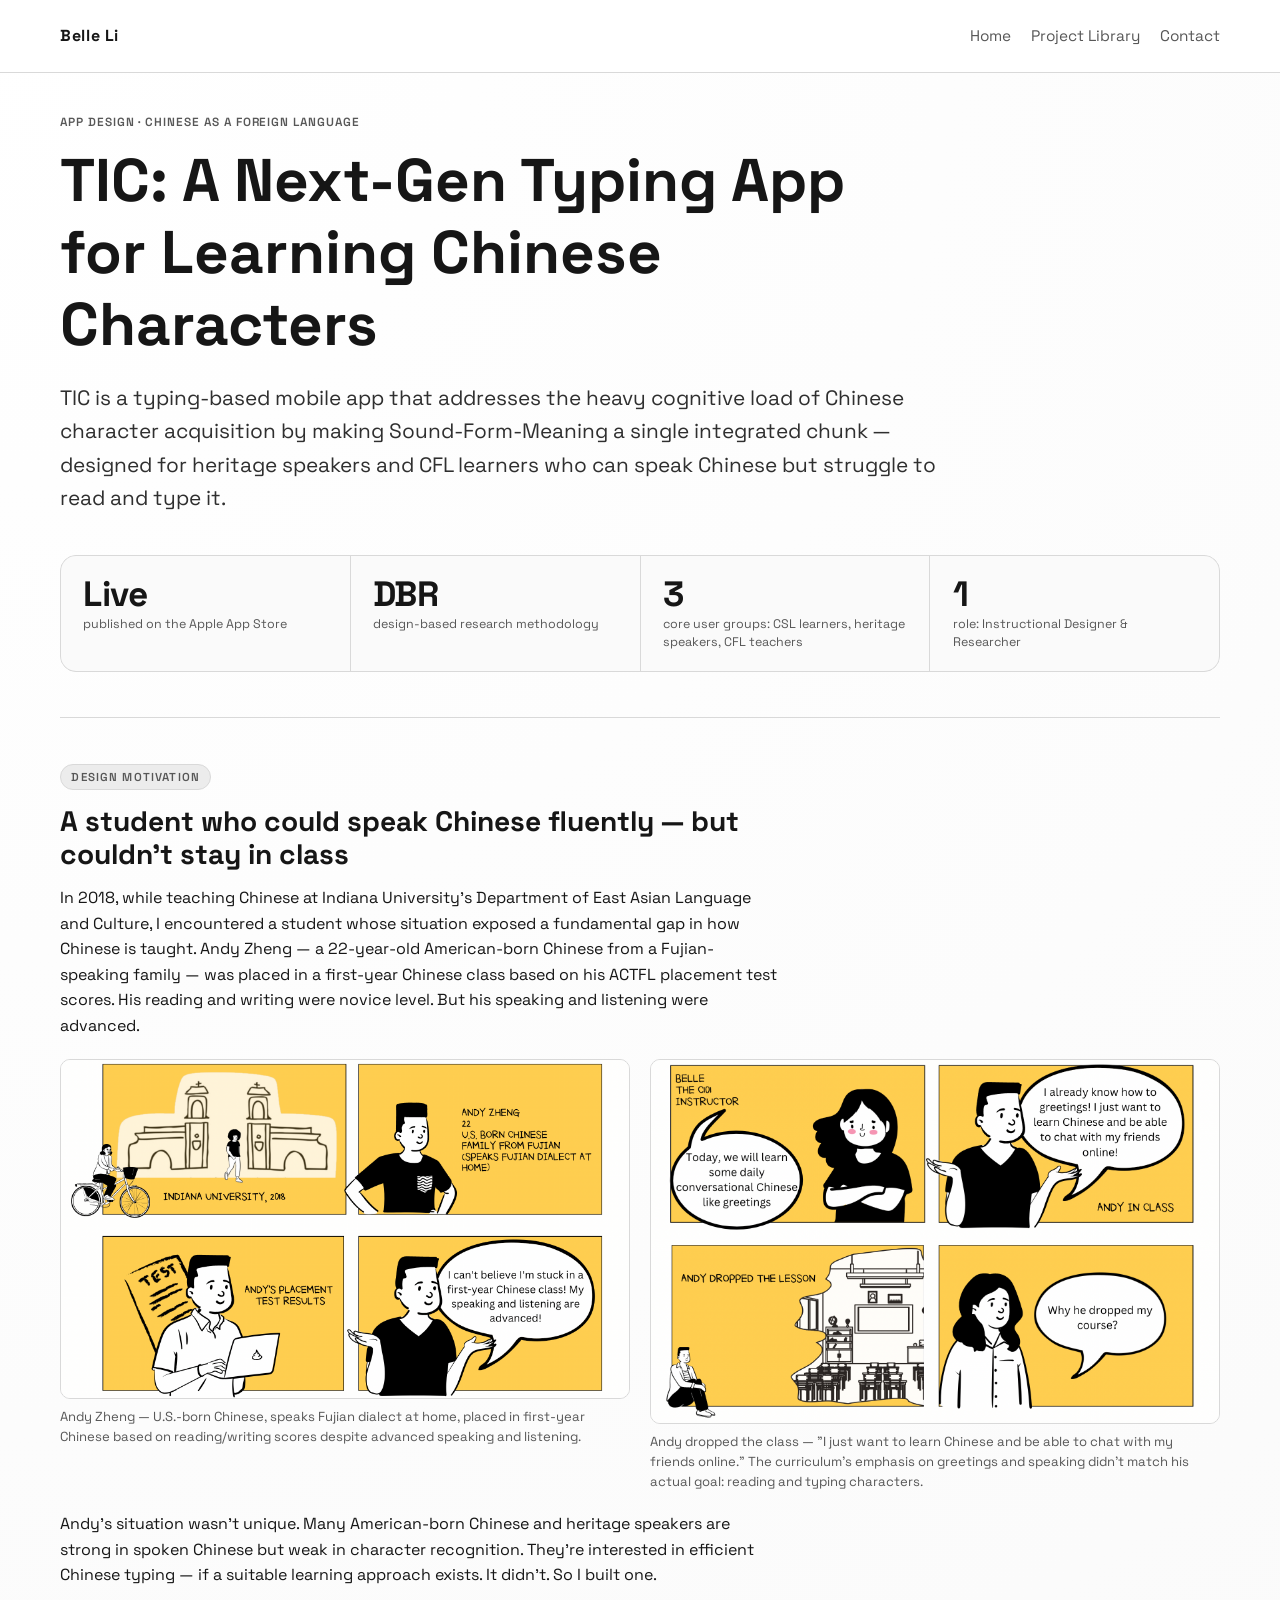
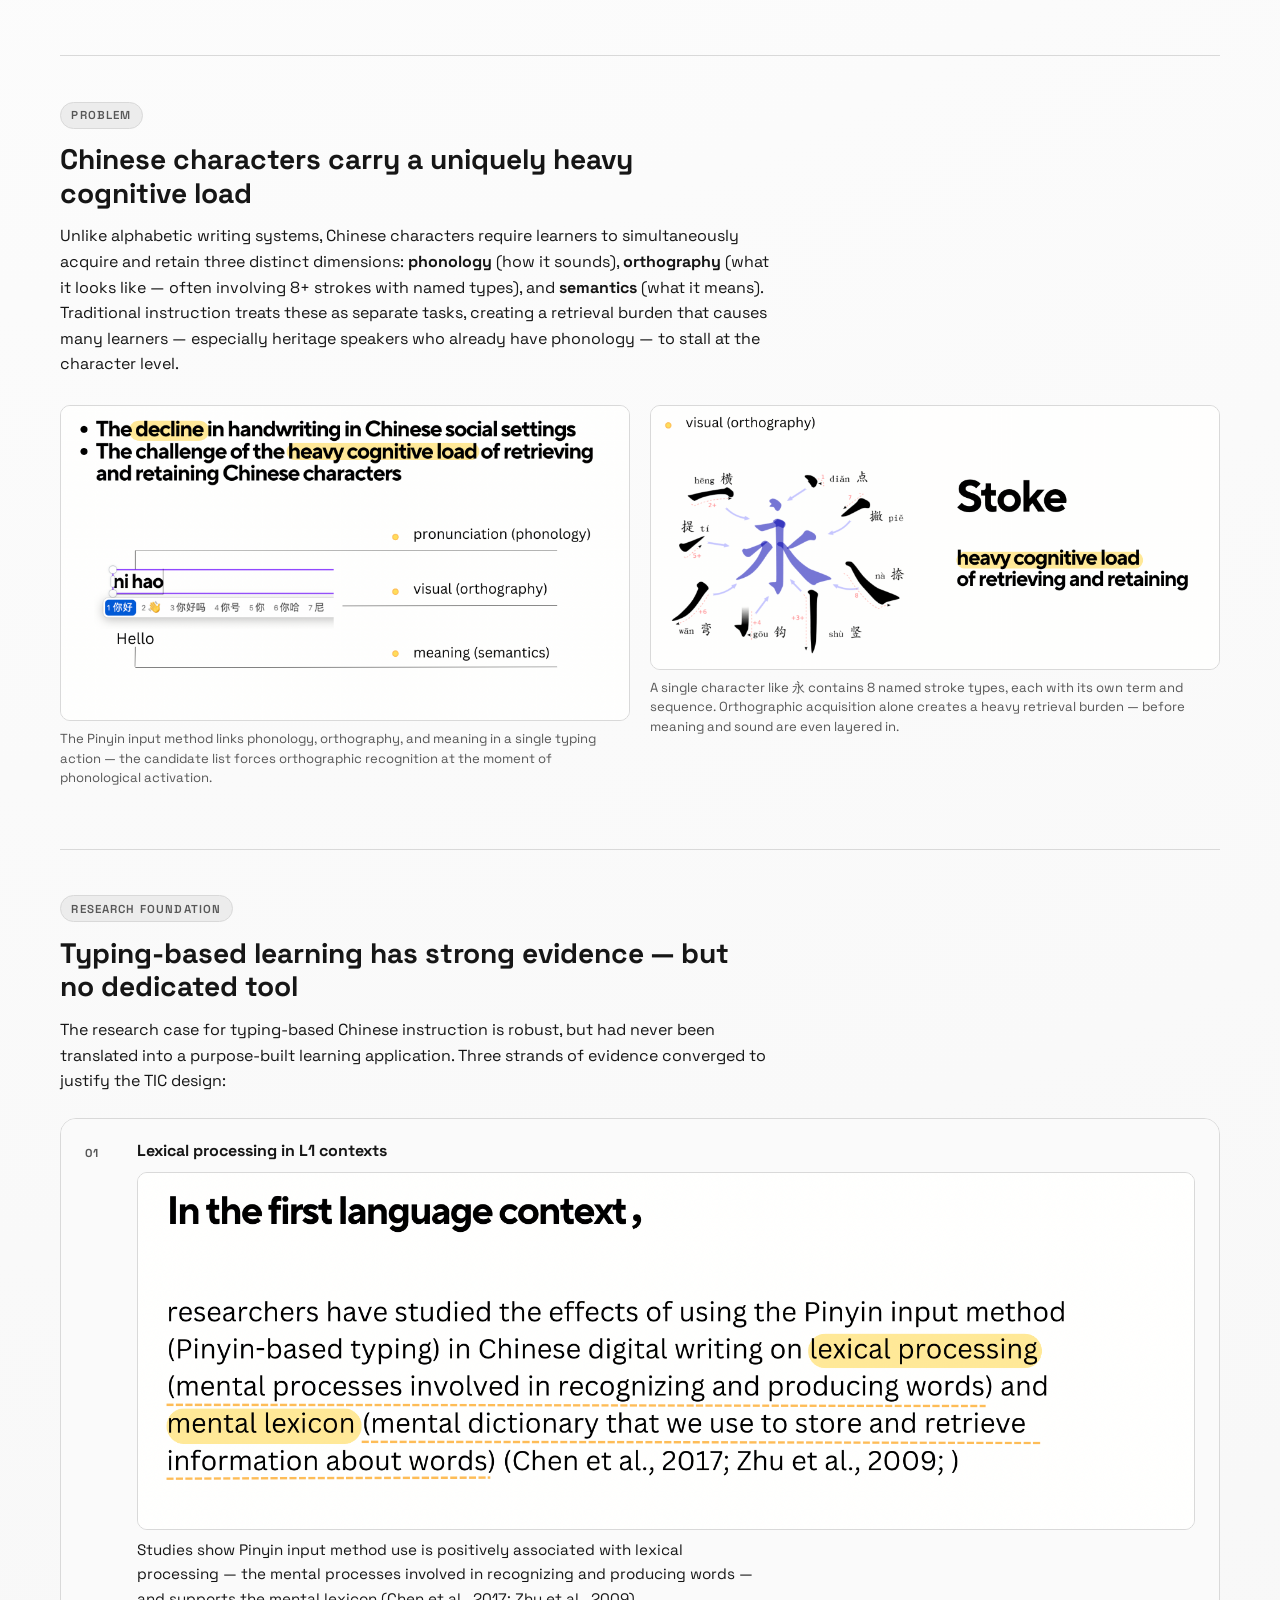
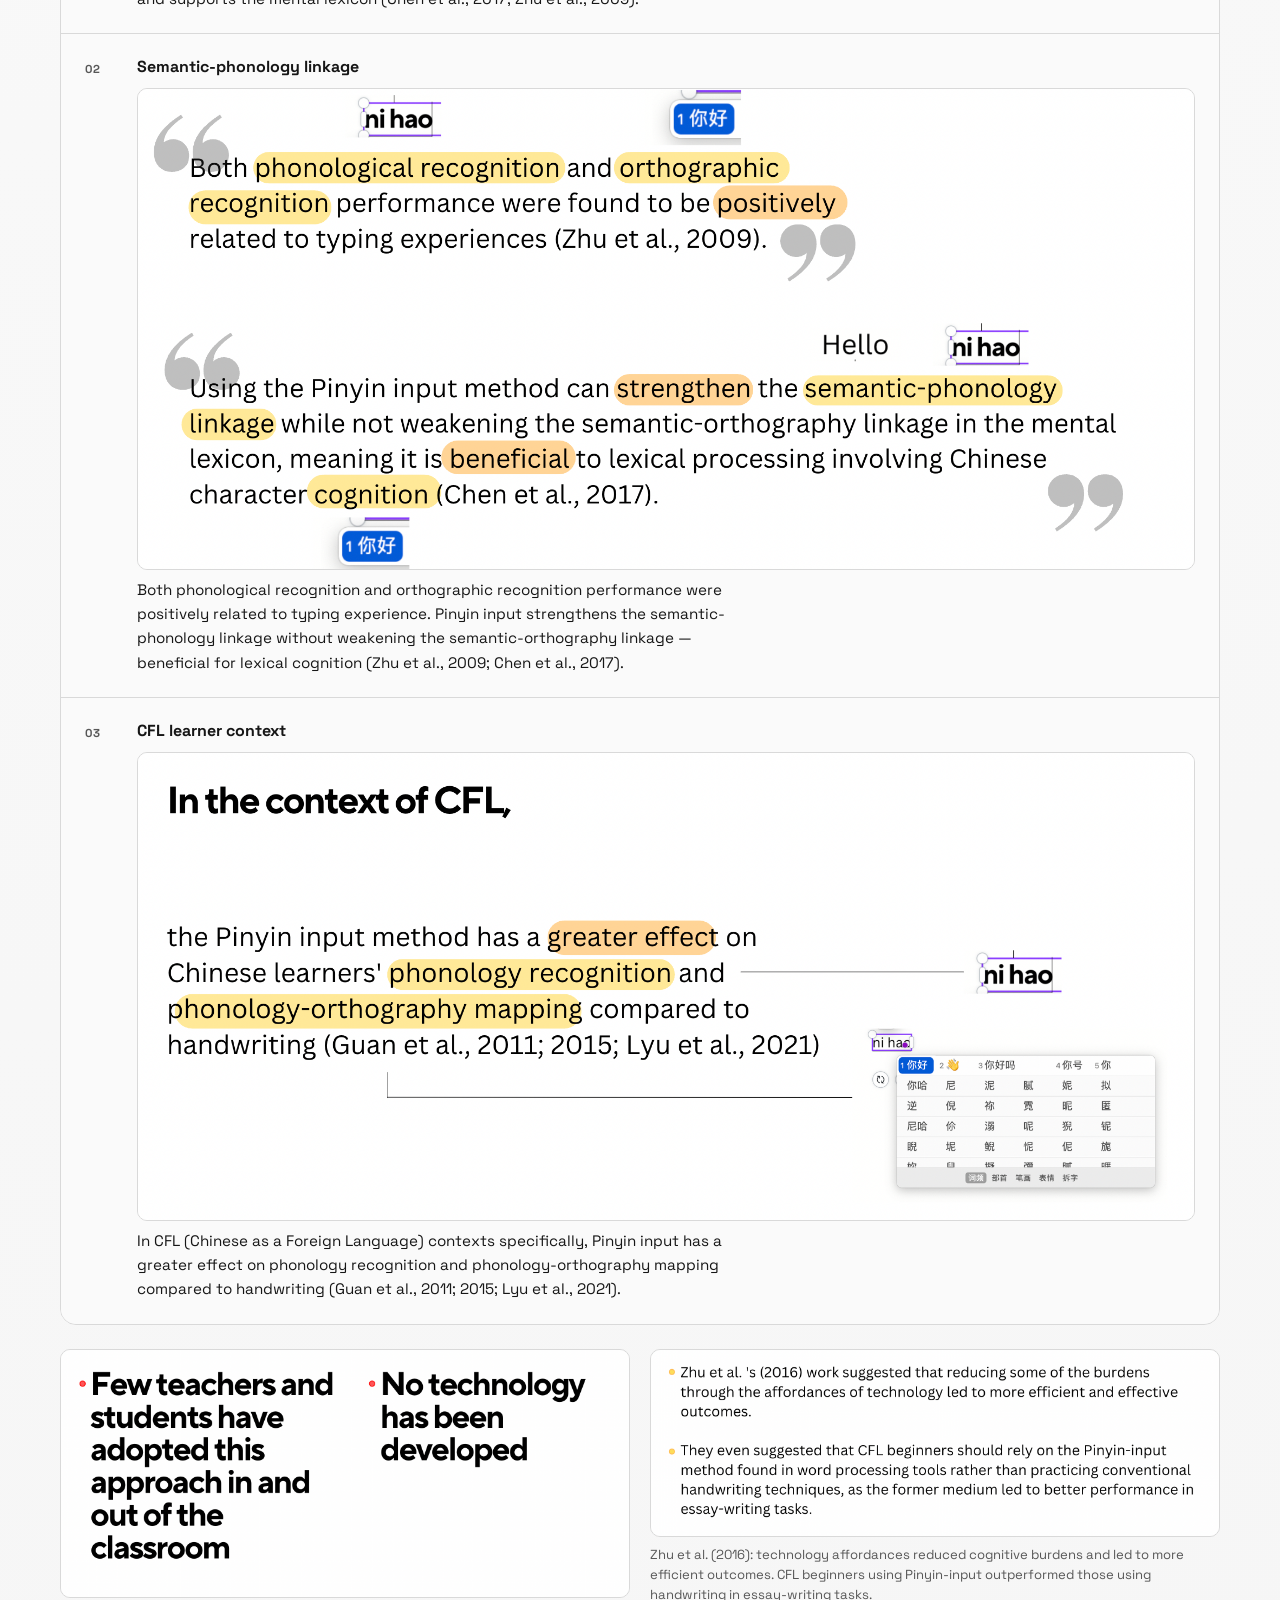
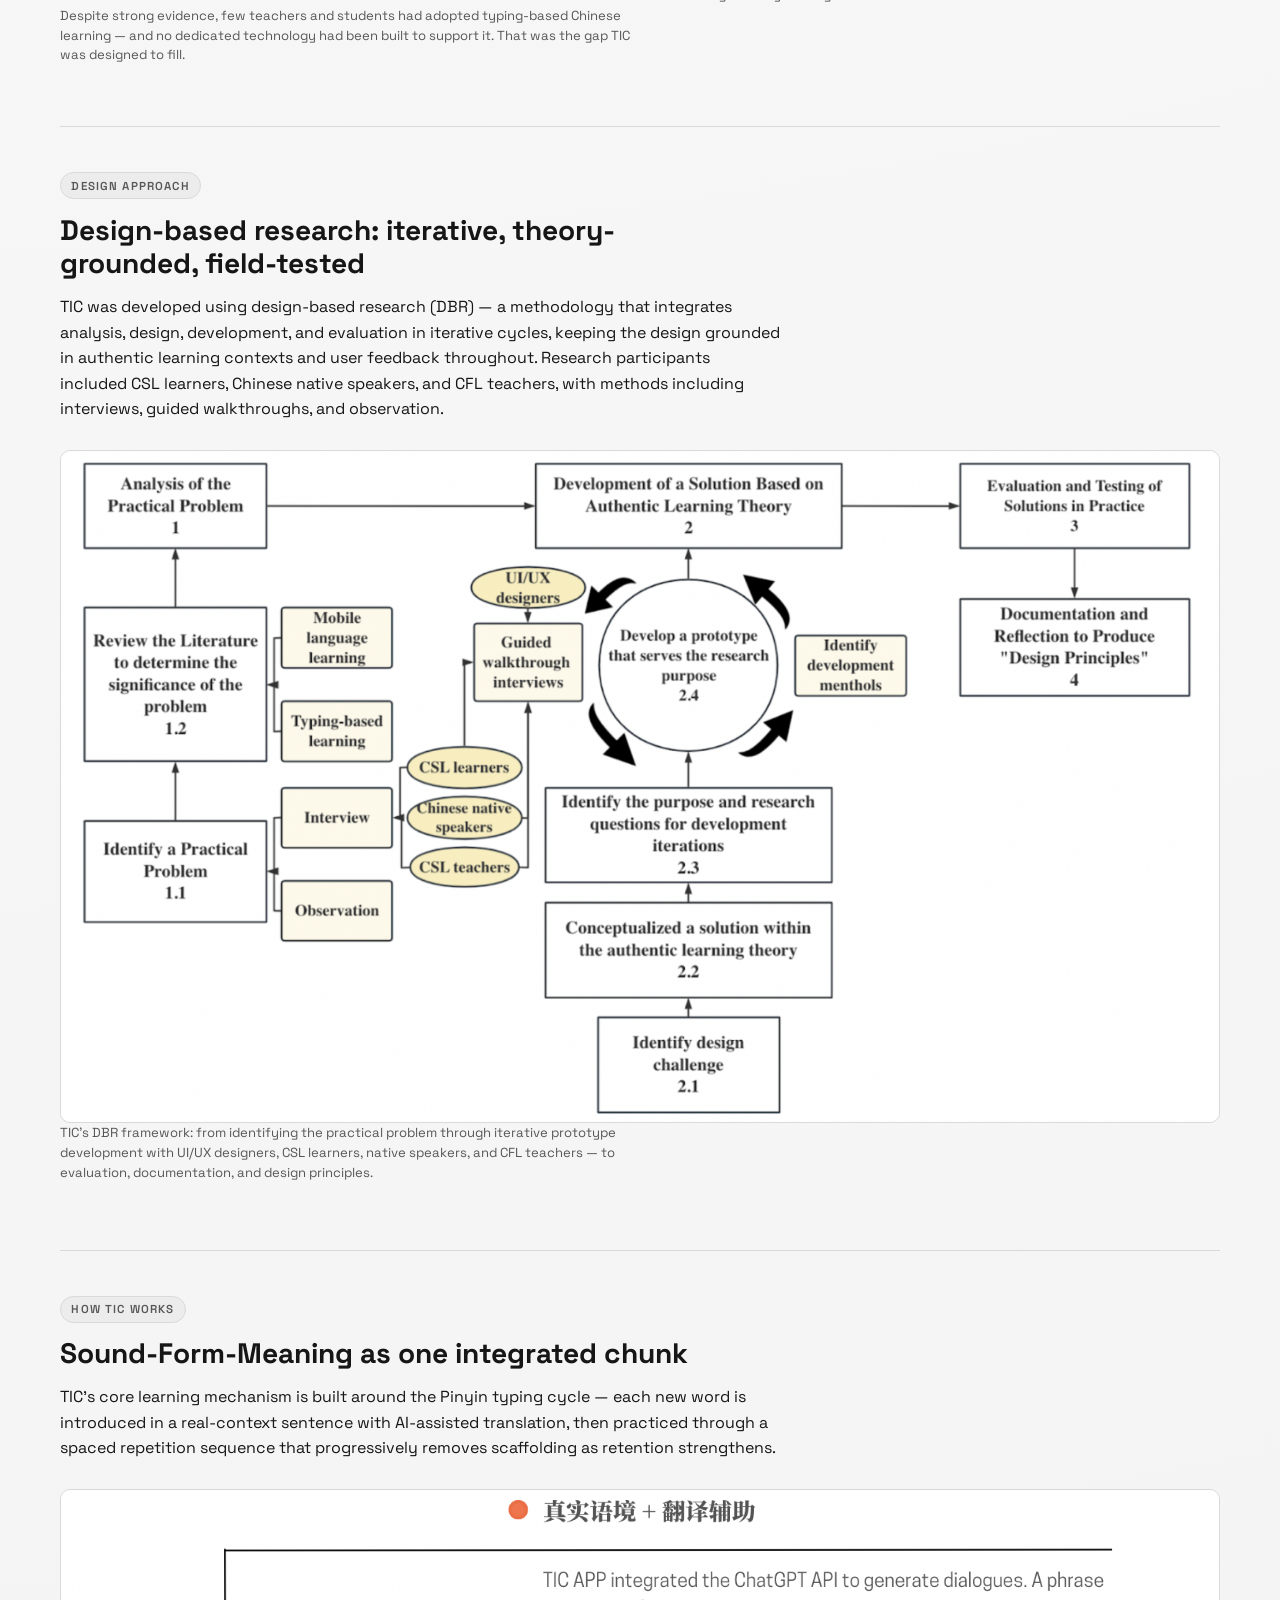
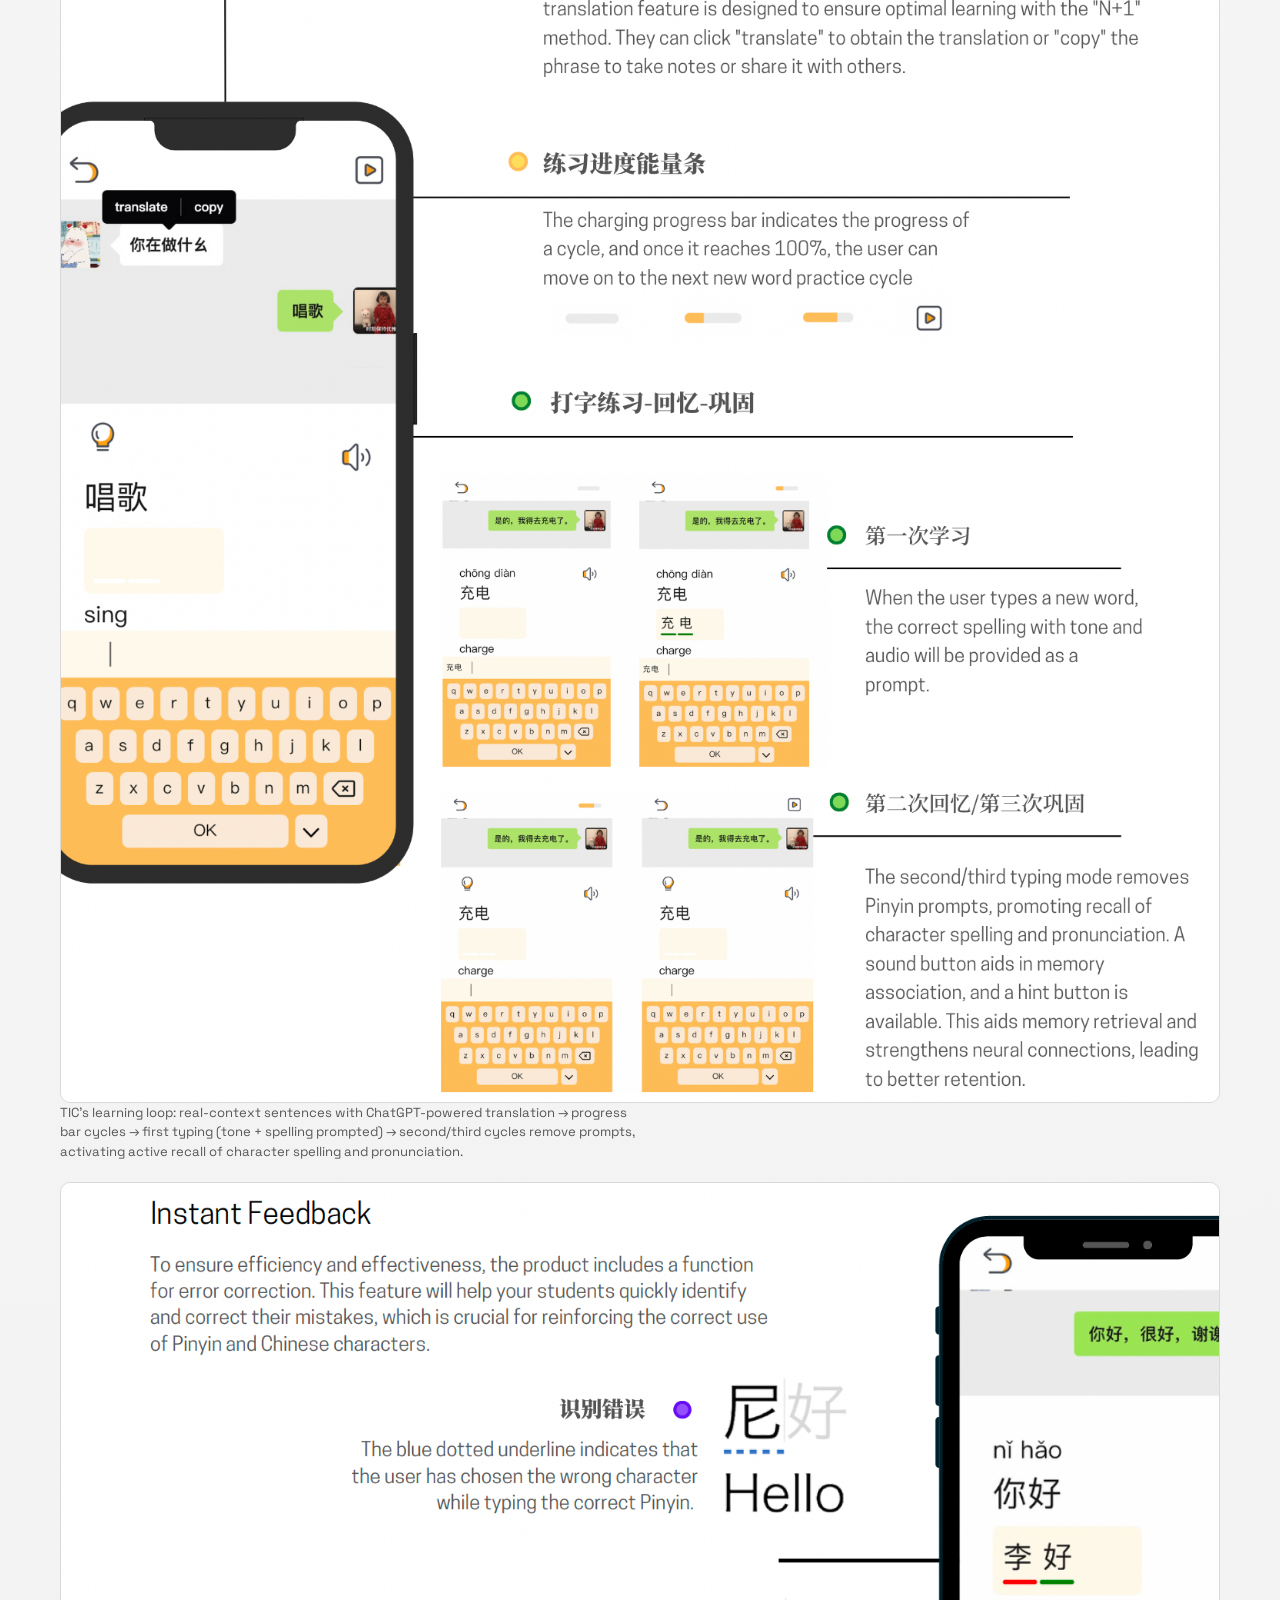
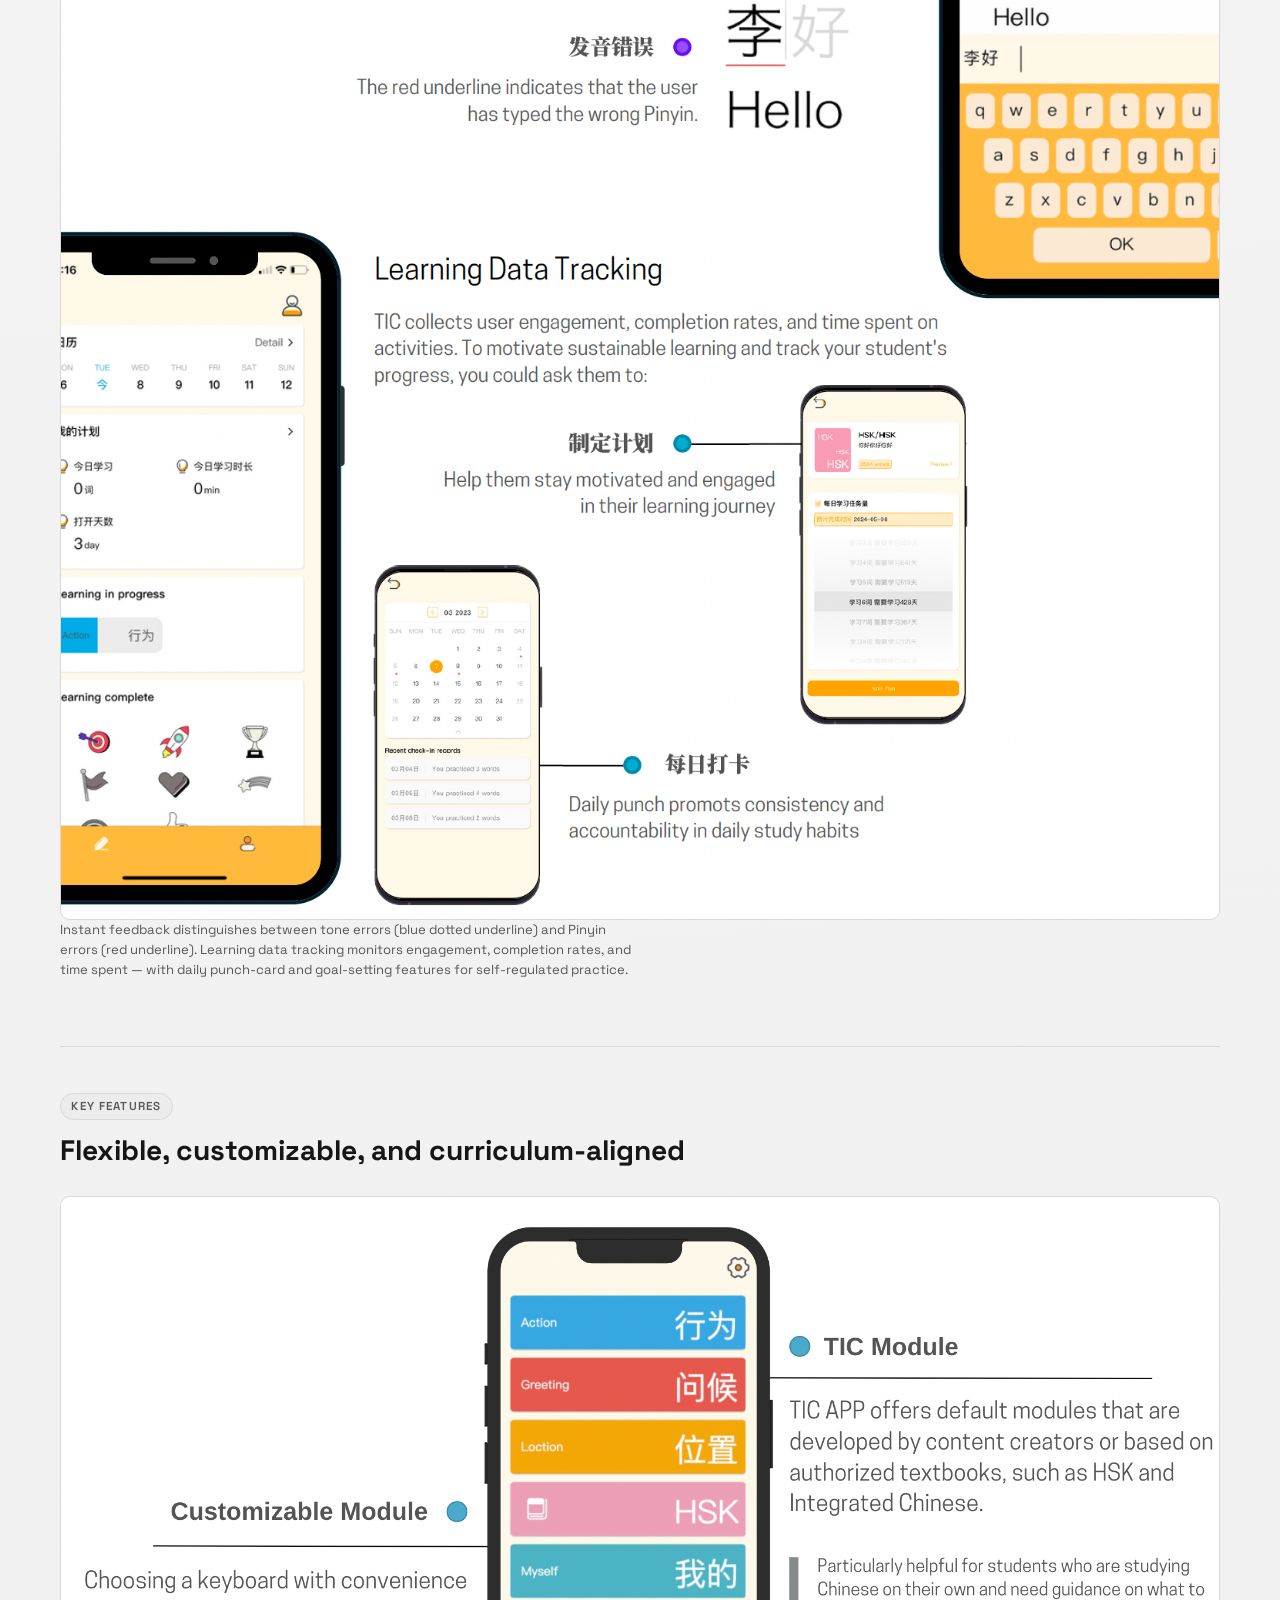
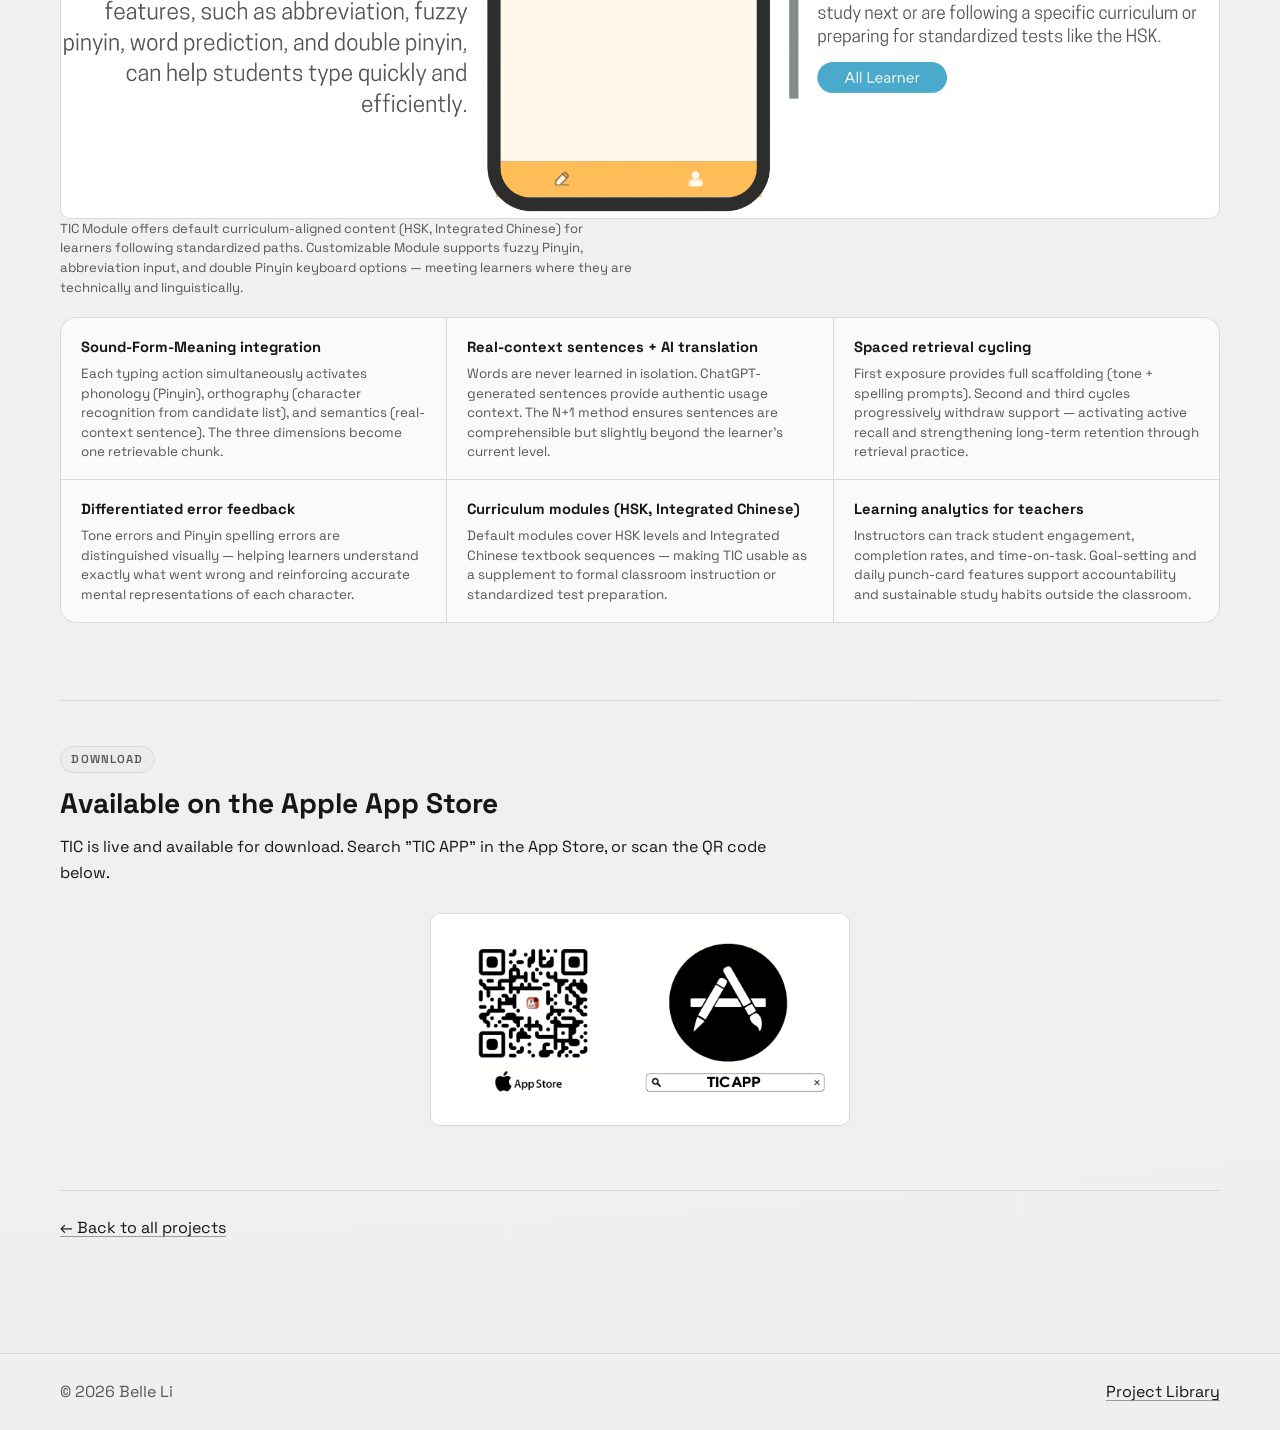
<file: case-tic.html>
<!doctype html>
<html lang="en">
  <head>
    <meta charset="UTF-8" />
    <meta name="viewport" content="width=device-width, initial-scale=1.0" />
    <title>TIC App: Chinese Character Learning — Belle Li</title>
    <meta name="description" content="Case study: TIC — a typing-based Chinese character learning app designed to address the cognitive load of character acquisition through Pinyin-driven Sound-Form-Meaning integration." />
    <link rel="stylesheet" href="styles.css" />
  </head>
  <body>
    <header class="site-header">
      <div class="container nav-wrap">
        <a class="brand" href="index.html">Belle Li</a>
        <nav class="site-nav" aria-label="Primary">
          <a href="index.html">Home</a>
          <a href="projects.html">Project Library</a>
          <a href="index.html#contact">Contact</a>
        </nav>
      </div>
    </header>

    <main class="container case">
      <p class="eyebrow">App Design · Chinese as a Foreign Language</p>
      <h1>TIC: A Next-Gen Typing App for Learning Chinese Characters</h1>
      <p class="lede narrow">TIC is a typing-based mobile app that addresses the heavy cognitive load of Chinese character acquisition by making Sound-Form-Meaning a single integrated chunk — designed for heritage speakers and CFL learners who can speak Chinese but struggle to read and type it.</p>

      <div class="case-stats">
        <div class="case-stat"><span class="case-stat-num">Live</span><span class="case-stat-label">published on the Apple App Store</span></div>
        <div class="case-stat"><span class="case-stat-num">DBR</span><span class="case-stat-label">design-based research methodology</span></div>
        <div class="case-stat"><span class="case-stat-num">3</span><span class="case-stat-label">core user groups: CSL learners, heritage speakers, CFL teachers</span></div>
        <div class="case-stat"><span class="case-stat-num">1</span><span class="case-stat-label">role: Instructional Designer & Researcher</span></div>
      </div>

      <div class="case-section">
        <p class="section-tag">Design Motivation</p>
        <h2>A student who could speak Chinese fluently — but couldn't stay in class</h2>
        <p>In 2018, while teaching Chinese at Indiana University's Department of East Asian Language and Culture, I encountered a student whose situation exposed a fundamental gap in how Chinese is taught. Andy Zheng — a 22-year-old American-born Chinese from a Fujian-speaking family — was placed in a first-year Chinese class based on his ACTFL placement test scores. His reading and writing were novice level. But his speaking and listening were advanced.</p>
        <div class="img-2col" style="margin-top:1.25rem;">
          <figure>
            <img src="images/tic-motivation-comic1.png" alt="Andy Zheng's story — placement test mismatch" class="case-img" onerror="this.style.display='none';this.nextElementSibling.style.display='flex';" />
            <div class="case-img-placeholder" style="display:none">Comic: Andy's placement story</div>
            <figcaption>Andy Zheng — U.S.-born Chinese, speaks Fujian dialect at home, placed in first-year Chinese based on reading/writing scores despite advanced speaking and listening.</figcaption>
          </figure>
          <figure>
            <img src="images/tic-motivation-comic2.png" alt="Andy drops the class — curriculum didn't meet his goals" class="case-img" onerror="this.style.display='none';this.nextElementSibling.style.display='flex';" />
            <div class="case-img-placeholder" style="display:none">Comic: Andy drops the class</div>
            <figcaption>Andy dropped the class — "I just want to learn Chinese and be able to chat with my friends online." The curriculum's emphasis on greetings and speaking didn't match his actual goal: reading and typing characters.</figcaption>
          </figure>
        </div>
        <p style="margin-top:1.25rem;">Andy's situation wasn't unique. Many American-born Chinese and heritage speakers are strong in spoken Chinese but weak in character recognition. They're interested in efficient Chinese typing — if a suitable learning approach exists. It didn't. So I built one.</p>
      </div>

      <div class="case-section">
        <p class="section-tag">Problem</p>
        <h2>Chinese characters carry a uniquely heavy cognitive load</h2>
        <p>Unlike alphabetic writing systems, Chinese characters require learners to simultaneously acquire and retain three distinct dimensions: <strong>phonology</strong> (how it sounds), <strong>orthography</strong> (what it looks like — often involving 8+ strokes with named types), and <strong>semantics</strong> (what it means). Traditional instruction treats these as separate tasks, creating a retrieval burden that causes many learners — especially heritage speakers who already have phonology — to stall at the character level.</p>
        <div class="img-2col">
          <figure>
            <img src="images/tic-problem-typing.png" alt="Decline in handwriting and the Pinyin typing approach" class="case-img" onerror="this.style.display='none';this.nextElementSibling.style.display='flex';" />
            <div class="case-img-placeholder" style="display:none">Problem: cognitive load in Chinese typing</div>
            <figcaption>The Pinyin input method links phonology, orthography, and meaning in a single typing action — the candidate list forces orthographic recognition at the moment of phonological activation.</figcaption>
          </figure>
          <figure>
            <img src="images/tic-problem-stroke.png" alt="Stroke complexity of Chinese characters" class="case-img" onerror="this.style.display='none';this.nextElementSibling.style.display='flex';" />
            <div class="case-img-placeholder" style="display:none">Stroke complexity diagram</div>
            <figcaption>A single character like 永 contains 8 named stroke types, each with its own term and sequence. Orthographic acquisition alone creates a heavy retrieval burden — before meaning and sound are even layered in.</figcaption>
          </figure>
        </div>
      </div>

      <div class="case-section">
        <p class="section-tag">Research Foundation</p>
        <h2>Typing-based learning has strong evidence — but no dedicated tool</h2>
        <p>The research case for typing-based Chinese instruction is robust, but had never been translated into a purpose-built learning application. Three strands of evidence converged to justify the TIC design:</p>
        <div class="process-list">
          <div class="process-item">
            <div class="process-num">01</div>
            <div class="process-body">
              <h3>Lexical processing in L1 contexts</h3>
              <img src="images/tic-research-lexical.png" alt="Research on Pinyin and lexical processing" class="case-img" style="margin-top:0.75rem;" onerror="this.style.display='none';this.nextElementSibling.style.display='flex';" />
              <div class="case-img-placeholder" style="display:none">Research: lexical processing</div>
              <p style="margin-top:0.5rem;">Studies show Pinyin input method use is positively associated with lexical processing — the mental processes involved in recognizing and producing words — and supports the mental lexicon (Chen et al., 2017; Zhu et al., 2009).</p>
            </div>
          </div>
          <div class="process-item">
            <div class="process-num">02</div>
            <div class="process-body">
              <h3>Semantic-phonology linkage</h3>
              <img src="images/tic-research-phonology.png" alt="Research on phonological and orthographic recognition" class="case-img" style="margin-top:0.75rem;" onerror="this.style.display='none';this.nextElementSibling.style.display='flex';" />
              <div class="case-img-placeholder" style="display:none">Research: phonological recognition</div>
              <p style="margin-top:0.5rem;">Both phonological recognition and orthographic recognition performance were positively related to typing experience. Pinyin input strengthens the semantic-phonology linkage without weakening the semantic-orthography linkage — beneficial for lexical cognition (Zhu et al., 2009; Chen et al., 2017).</p>
            </div>
          </div>
          <div class="process-item">
            <div class="process-num">03</div>
            <div class="process-body">
              <h3>CFL learner context</h3>
              <img src="images/tic-research-cfl.png" alt="Pinyin input in CFL context" class="case-img" style="margin-top:0.75rem;" onerror="this.style.display='none';this.nextElementSibling.style.display='flex';" />
              <div class="case-img-placeholder" style="display:none">Research: CFL context</div>
              <p style="margin-top:0.5rem;">In CFL (Chinese as a Foreign Language) contexts specifically, Pinyin input has a greater effect on phonology recognition and phonology-orthography mapping compared to handwriting (Guan et al., 2011; 2015; Lyu et al., 2021).</p>
            </div>
          </div>
        </div>
        <div class="img-2col" style="margin-top:1.25rem;">
          <figure>
            <img src="images/tic-gap.png" alt="Gap: no technology and low adoption" class="case-img" onerror="this.style.display='none';this.nextElementSibling.style.display='flex';" />
            <div class="case-img-placeholder" style="display:none">The gap: no technology developed</div>
            <figcaption>Despite strong evidence, few teachers and students had adopted typing-based Chinese learning — and no dedicated technology had been built to support it. That was the gap TIC was designed to fill.</figcaption>
          </figure>
          <figure>
            <img src="images/tic-research-tech.png" alt="Technology reduces cognitive load" class="case-img" onerror="this.style.display='none';this.nextElementSibling.style.display='flex';" />
            <div class="case-img-placeholder" style="display:none">Research: technology affordances</div>
            <figcaption>Zhu et al. (2016): technology affordances reduced cognitive burdens and led to more efficient outcomes. CFL beginners using Pinyin-input outperformed those using handwriting in essay-writing tasks.</figcaption>
          </figure>
        </div>
      </div>

      <div class="case-section">
        <p class="section-tag">Design Approach</p>
        <h2>Design-based research: iterative, theory-grounded, field-tested</h2>
        <p>TIC was developed using design-based research (DBR) — a methodology that integrates analysis, design, development, and evaluation in iterative cycles, keeping the design grounded in authentic learning contexts and user feedback throughout. Research participants included CSL learners, Chinese native speakers, and CFL teachers, with methods including interviews, guided walkthroughs, and observation.</p>
        <div class="case-img-wrap">
          <img src="images/tic-dbr-methodology.png" alt="Design-based research methodology diagram" class="case-img" onerror="this.style.display='none';this.nextElementSibling.style.display='flex';" />
          <div class="case-img-placeholder" style="display:none">DBR methodology diagram</div>
          <p class="case-img-caption">TIC's DBR framework: from identifying the practical problem through iterative prototype development with UI/UX designers, CSL learners, native speakers, and CFL teachers — to evaluation, documentation, and design principles.</p>
        </div>
      </div>

      <div class="case-section">
        <p class="section-tag">How TIC Works</p>
        <h2>Sound-Form-Meaning as one integrated chunk</h2>
        <p>TIC's core learning mechanism is built around the Pinyin typing cycle — each new word is introduced in a real-context sentence with AI-assisted translation, then practiced through a spaced repetition sequence that progressively removes scaffolding as retention strengthens.</p>
        <div class="case-img-wrap">
          <img src="images/tic-how-it-works.png" alt="TIC learning mechanism — real context, progress cycle, typing practice" class="case-img" onerror="this.style.display='none';this.nextElementSibling.style.display='flex';" />
          <div class="case-img-placeholder" style="display:none">TIC — how it works</div>
          <p class="case-img-caption">TIC's learning loop: real-context sentences with ChatGPT-powered translation → progress bar cycles → first typing (tone + spelling prompted) → second/third cycles remove prompts, activating active recall of character spelling and pronunciation.</p>
        </div>
        <div class="case-img-wrap" style="margin-top:1.25rem;">
          <img src="images/tic-feedback-tracking.png" alt="TIC instant feedback and learning data tracking" class="case-img" onerror="this.style.display='none';this.nextElementSibling.style.display='flex';" />
          <div class="case-img-placeholder" style="display:none">TIC — feedback and tracking</div>
          <p class="case-img-caption">Instant feedback distinguishes between tone errors (blue dotted underline) and Pinyin errors (red underline). Learning data tracking monitors engagement, completion rates, and time spent — with daily punch-card and goal-setting features for self-regulated practice.</p>
        </div>
      </div>

      <div class="case-section">
        <p class="section-tag">Key Features</p>
        <h2>Flexible, customizable, and curriculum-aligned</h2>
        <div class="case-img-wrap">
          <img src="images/tic-modules.png" alt="TIC customizable module and TIC module" class="case-img" onerror="this.style.display='none';this.nextElementSibling.style.display='flex';" />
          <div class="case-img-placeholder" style="display:none">TIC modules</div>
          <p class="case-img-caption">TIC Module offers default curriculum-aligned content (HSK, Integrated Chinese) for learners following standardized paths. Customizable Module supports fuzzy Pinyin, abbreviation input, and double Pinyin keyboard options — meeting learners where they are technically and linguistically.</p>
        </div>
        <div class="artifact-grid" style="margin-top:1.25rem;">
          <div class="artifact-item">
            <h4>Sound-Form-Meaning integration</h4>
            <p>Each typing action simultaneously activates phonology (Pinyin), orthography (character recognition from candidate list), and semantics (real-context sentence). The three dimensions become one retrievable chunk.</p>
          </div>
          <div class="artifact-item">
            <h4>Real-context sentences + AI translation</h4>
            <p>Words are never learned in isolation. ChatGPT-generated sentences provide authentic usage context. The N+1 method ensures sentences are comprehensible but slightly beyond the learner's current level.</p>
          </div>
          <div class="artifact-item">
            <h4>Spaced retrieval cycling</h4>
            <p>First exposure provides full scaffolding (tone + spelling prompts). Second and third cycles progressively withdraw support — activating active recall and strengthening long-term retention through retrieval practice.</p>
          </div>
          <div class="artifact-item">
            <h4>Differentiated error feedback</h4>
            <p>Tone errors and Pinyin spelling errors are distinguished visually — helping learners understand exactly what went wrong and reinforcing accurate mental representations of each character.</p>
          </div>
          <div class="artifact-item">
            <h4>Curriculum modules (HSK, Integrated Chinese)</h4>
            <p>Default modules cover HSK levels and Integrated Chinese textbook sequences — making TIC usable as a supplement to formal classroom instruction or standardized test preparation.</p>
          </div>
          <div class="artifact-item">
            <h4>Learning analytics for teachers</h4>
            <p>Instructors can track student engagement, completion rates, and time-on-task. Goal-setting and daily punch-card features support accountability and sustainable study habits outside the classroom.</p>
          </div>
        </div>
      </div>

      <div class="case-section">
        <p class="section-tag">Download</p>
        <h2>Available on the Apple App Store</h2>
        <p>TIC is live and available for download. Search "TIC APP" in the App Store, or scan the QR code below.</p>
        <div class="case-img-wrap" style="max-width:420px;margin-left:auto;margin-right:auto;">
          <img src="images/tic-app-store.png" alt="TIC App Store QR code and search instructions" class="case-img" onerror="this.style.display='none';this.nextElementSibling.style.display='flex';" />
          <div class="case-img-placeholder" style="display:none">TIC — App Store download</div>
        </div>
      </div>

      <p class="case-back"><a href="projects.html">← Back to all projects</a></p>
    </main>

    <footer class="site-footer">
      <div class="container footer-wrap">
        <p>© <span id="year"></span> Belle Li</p>
        <a href="projects.html">Project Library</a>
      </div>
    </footer>
    <script src="script.js"></script>
  </body>
</html>
</file>
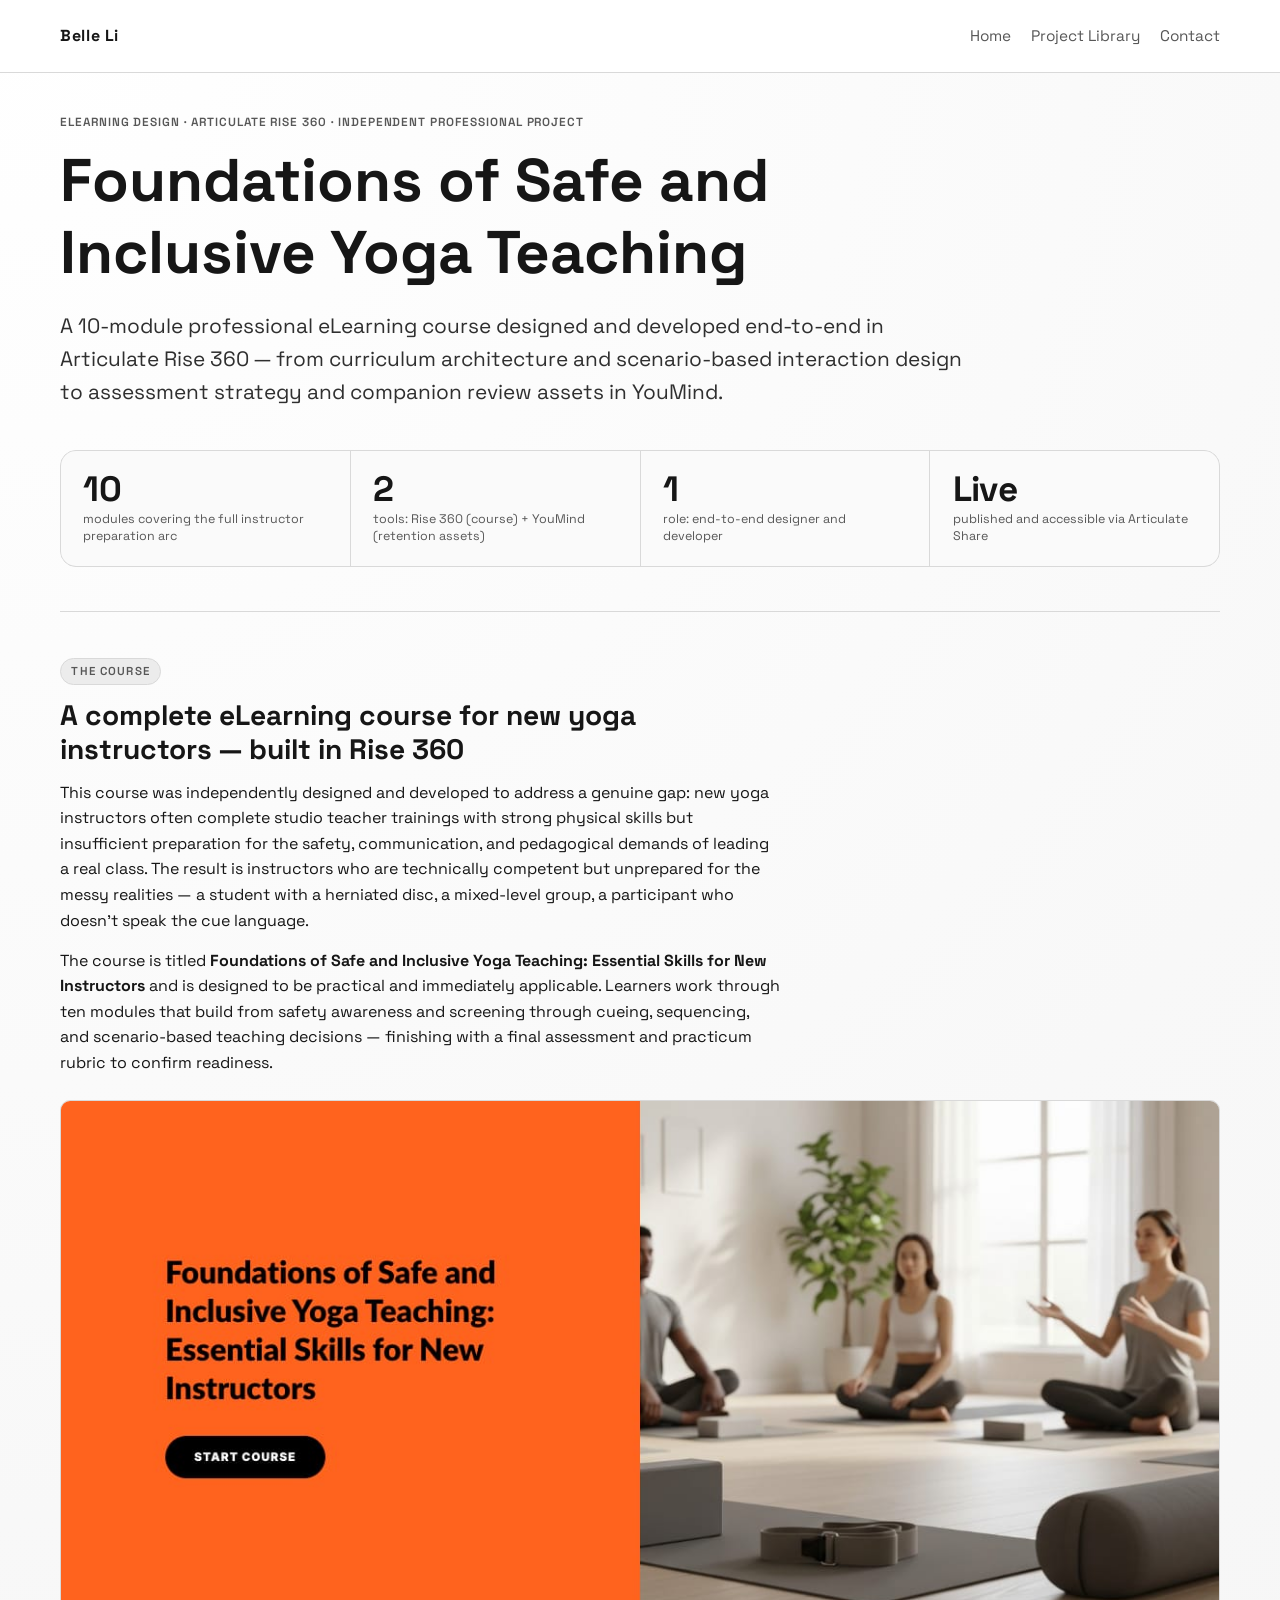
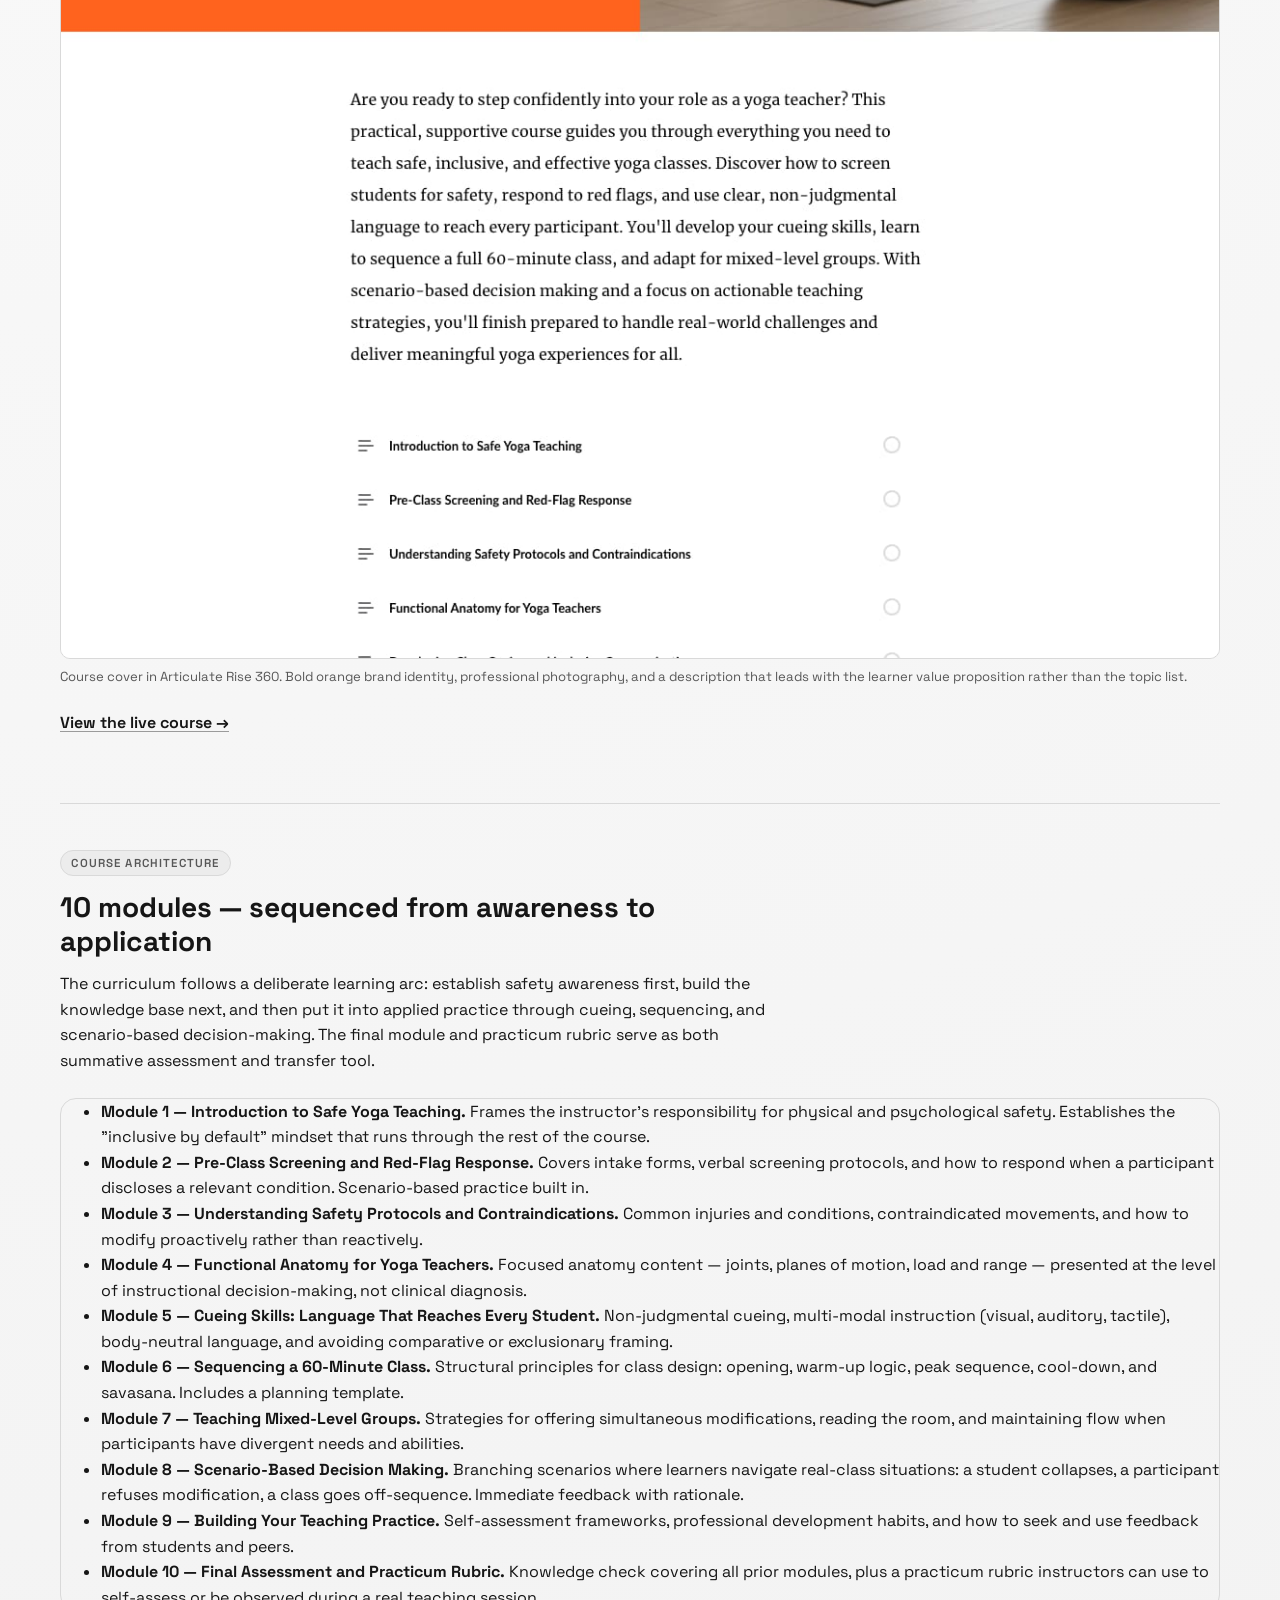
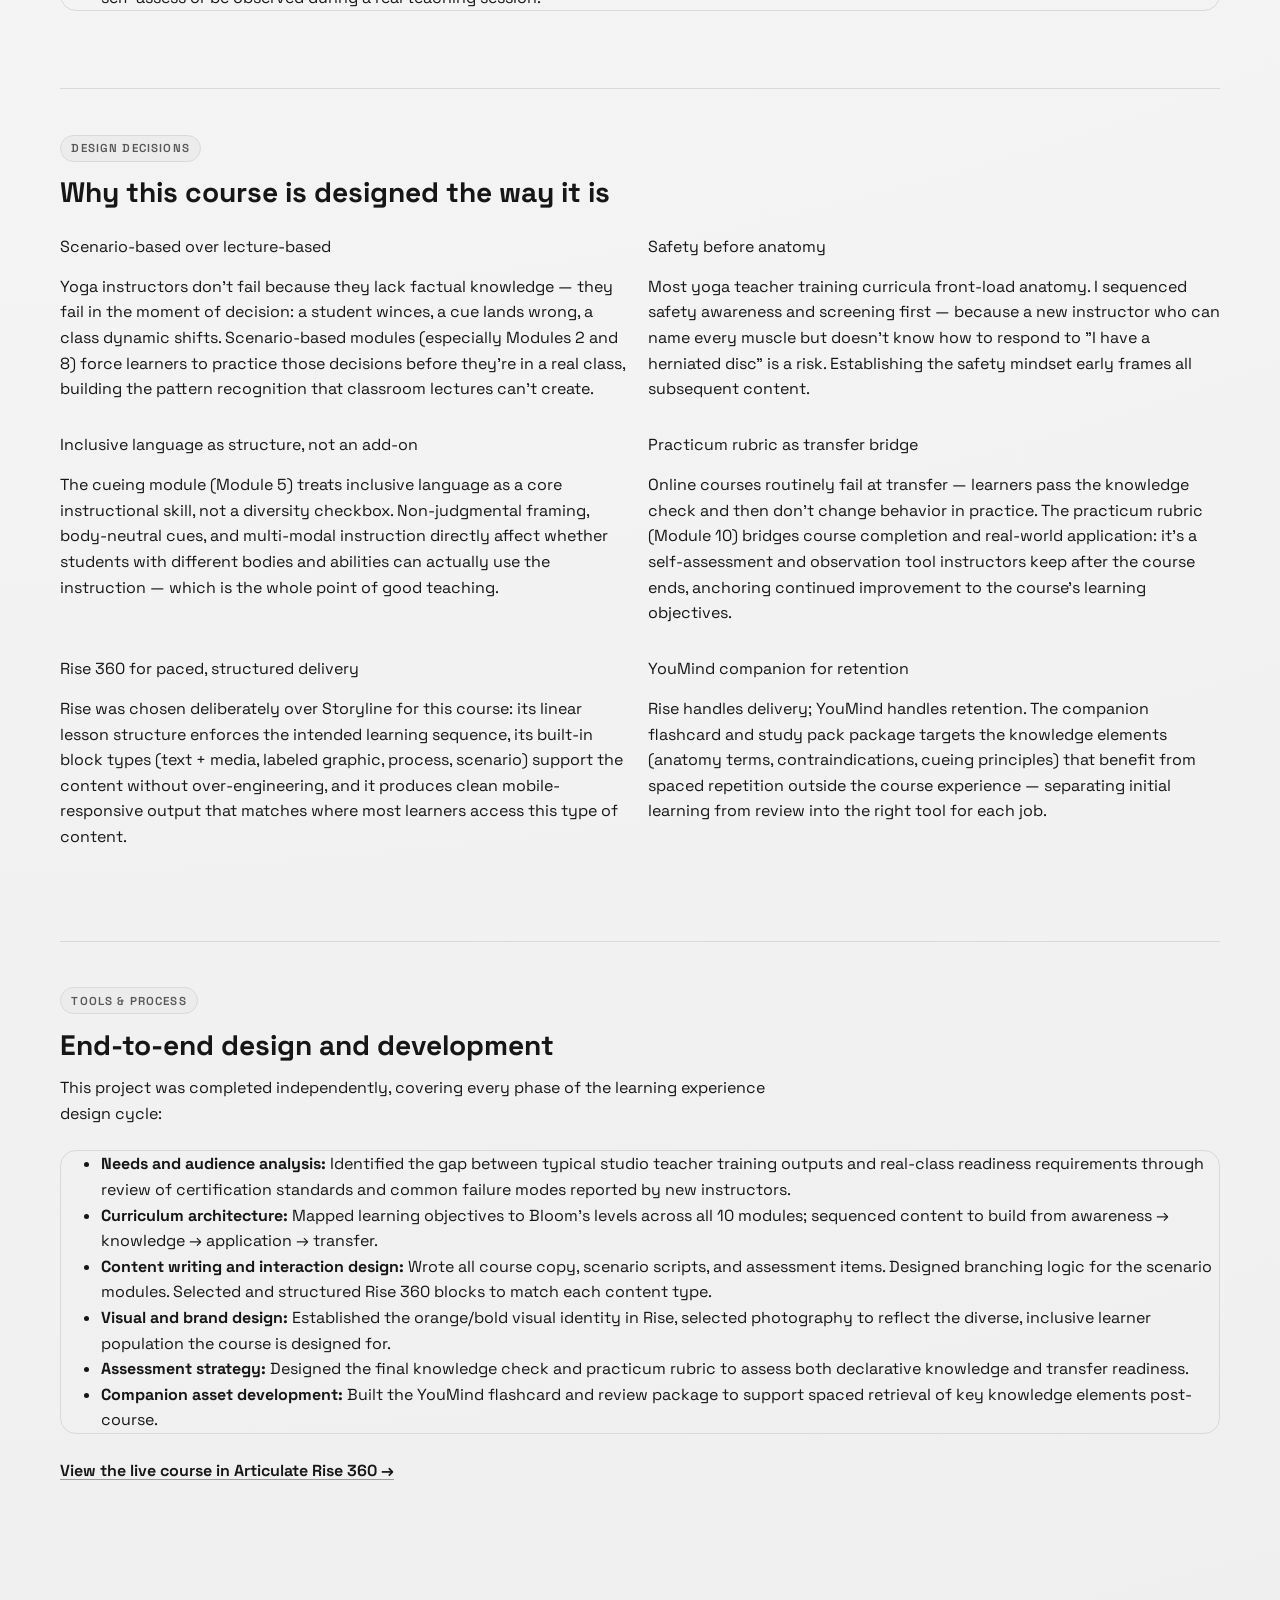
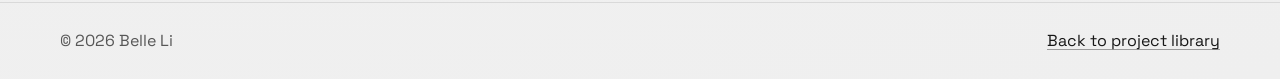
<file: case-yoga.html>
<!doctype html>
<html lang="en">
  <head>
    <meta charset="UTF-8" />
    <meta name="viewport" content="width=device-width, initial-scale=1.0" />
    <title>Yoga Teacher Training — eLearning Design in Rise 360 | Belle Li</title>
    <meta name="description" content="Case study: Foundations of Safe and Inclusive Yoga Teaching — a 10-module professional eLearning course designed and developed end-to-end in Articulate Rise 360, with companion YouMind review assets." />
    <link rel="stylesheet" href="styles.css" />
  </head>
  <body>
    <header class="site-header">
      <div class="container nav-wrap">
        <a class="brand" href="index.html">Belle Li</a>
        <nav class="site-nav" aria-label="Primary">
          <a href="index.html">Home</a>
          <a href="projects.html">Project Library</a>
          <a href="index.html#contact">Contact</a>
        </nav>
      </div>
    </header>

    <main class="container case">
      <p class="eyebrow">eLearning Design · Articulate Rise 360 · Independent Professional Project</p>
      <h1>Foundations of Safe and Inclusive Yoga Teaching</h1>
      <p class="lede narrow">A 10-module professional eLearning course designed and developed end-to-end in Articulate Rise 360 — from curriculum architecture and scenario-based interaction design to assessment strategy and companion review assets in YouMind.</p>

      <div class="case-stats">
        <div class="case-stat"><span class="case-stat-num">10</span><span class="case-stat-label">modules covering the full instructor preparation arc</span></div>
        <div class="case-stat"><span class="case-stat-num">2</span><span class="case-stat-label">tools: Rise 360 (course) + YouMind (retention assets)</span></div>
        <div class="case-stat"><span class="case-stat-num">1</span><span class="case-stat-label">role: end-to-end designer and developer</span></div>
        <div class="case-stat"><span class="case-stat-num">Live</span><span class="case-stat-label">published and accessible via Articulate Share</span></div>
      </div>

      <div class="case-section">
        <p class="section-tag">The Course</p>
        <h2>A complete eLearning course for new yoga instructors — built in Rise 360</h2>
        <p>This course was independently designed and developed to address a genuine gap: new yoga instructors often complete studio teacher trainings with strong physical skills but insufficient preparation for the safety, communication, and pedagogical demands of leading a real class. The result is instructors who are technically competent but unprepared for the messy realities — a student with a herniated disc, a mixed-level group, a participant who doesn't speak the cue language.</p>
        <p>The course is titled <strong>Foundations of Safe and Inclusive Yoga Teaching: Essential Skills for New Instructors</strong> and is designed to be practical and immediately applicable. Learners work through ten modules that build from safety awareness and screening through cueing, sequencing, and scenario-based teaching decisions — finishing with a final assessment and practicum rubric to confirm readiness.</p>

        <figure style="margin-top:1.5rem;">
          <img src="images/yoga-course-cover.png" alt="Foundations of Safe and Inclusive Yoga Teaching — Rise 360 course cover with orange header and yoga studio photography" class="case-img" onerror="this.style.display='none';this.nextElementSibling.style.display='flex';" />
          <div class="case-img-placeholder" style="display:none">Course cover — Rise 360</div>
          <figcaption>Course cover in Articulate Rise 360. Bold orange brand identity, professional photography, and a description that leads with the learner value proposition rather than the topic list.</figcaption>
        </figure>

        <p style="margin-top:1.5rem;">
          <a class="inline-link" href="https://share.articulate.com/oVN7RJlF7Gh9bwUwkzfrc" target="_blank" rel="noopener noreferrer">View the live course →</a>
        </p>
      </div>

      <div class="case-section">
        <p class="section-tag">Course Architecture</p>
        <h2>10 modules — sequenced from awareness to application</h2>
        <p>The curriculum follows a deliberate learning arc: establish safety awareness first, build the knowledge base next, and then put it into applied practice through cueing, sequencing, and scenario-based decision-making. The final module and practicum rubric serve as both summative assessment and transfer tool.</p>

        <ul class="process-list">
          <li>
            <strong>Module 1 — Introduction to Safe Yoga Teaching.</strong> Frames the instructor's responsibility for physical and psychological safety. Establishes the "inclusive by default" mindset that runs through the rest of the course.
          </li>
          <li>
            <strong>Module 2 — Pre-Class Screening and Red-Flag Response.</strong> Covers intake forms, verbal screening protocols, and how to respond when a participant discloses a relevant condition. Scenario-based practice built in.
          </li>
          <li>
            <strong>Module 3 — Understanding Safety Protocols and Contraindications.</strong> Common injuries and conditions, contraindicated movements, and how to modify proactively rather than reactively.
          </li>
          <li>
            <strong>Module 4 — Functional Anatomy for Yoga Teachers.</strong> Focused anatomy content — joints, planes of motion, load and range — presented at the level of instructional decision-making, not clinical diagnosis.
          </li>
          <li>
            <strong>Module 5 — Cueing Skills: Language That Reaches Every Student.</strong> Non-judgmental cueing, multi-modal instruction (visual, auditory, tactile), body-neutral language, and avoiding comparative or exclusionary framing.
          </li>
          <li>
            <strong>Module 6 — Sequencing a 60-Minute Class.</strong> Structural principles for class design: opening, warm-up logic, peak sequence, cool-down, and savasana. Includes a planning template.
          </li>
          <li>
            <strong>Module 7 — Teaching Mixed-Level Groups.</strong> Strategies for offering simultaneous modifications, reading the room, and maintaining flow when participants have divergent needs and abilities.
          </li>
          <li>
            <strong>Module 8 — Scenario-Based Decision Making.</strong> Branching scenarios where learners navigate real-class situations: a student collapses, a participant refuses modification, a class goes off-sequence. Immediate feedback with rationale.
          </li>
          <li>
            <strong>Module 9 — Building Your Teaching Practice.</strong> Self-assessment frameworks, professional development habits, and how to seek and use feedback from students and peers.
          </li>
          <li>
            <strong>Module 10 — Final Assessment and Practicum Rubric.</strong> Knowledge check covering all prior modules, plus a practicum rubric instructors can use to self-assess or be observed during a real teaching session.
          </li>
        </ul>
      </div>

      <div class="case-section">
        <p class="section-tag">Design Decisions</p>
        <h2>Why this course is designed the way it is</h2>

        <div class="decisions-grid">
          <div class="decision-card">
            <p class="decision-label">Scenario-based over lecture-based</p>
            <p>Yoga instructors don't fail because they lack factual knowledge — they fail in the moment of decision: a student winces, a cue lands wrong, a class dynamic shifts. Scenario-based modules (especially Modules 2 and 8) force learners to practice those decisions before they're in a real class, building the pattern recognition that classroom lectures can't create.</p>
          </div>
          <div class="decision-card">
            <p class="decision-label">Safety before anatomy</p>
            <p>Most yoga teacher training curricula front-load anatomy. I sequenced safety awareness and screening first — because a new instructor who can name every muscle but doesn't know how to respond to "I have a herniated disc" is a risk. Establishing the safety mindset early frames all subsequent content.</p>
          </div>
          <div class="decision-card">
            <p class="decision-label">Inclusive language as structure, not an add-on</p>
            <p>The cueing module (Module 5) treats inclusive language as a core instructional skill, not a diversity checkbox. Non-judgmental framing, body-neutral cues, and multi-modal instruction directly affect whether students with different bodies and abilities can actually use the instruction — which is the whole point of good teaching.</p>
          </div>
          <div class="decision-card">
            <p class="decision-label">Practicum rubric as transfer bridge</p>
            <p>Online courses routinely fail at transfer — learners pass the knowledge check and then don't change behavior in practice. The practicum rubric (Module 10) bridges course completion and real-world application: it's a self-assessment and observation tool instructors keep after the course ends, anchoring continued improvement to the course's learning objectives.</p>
          </div>
          <div class="decision-card">
            <p class="decision-label">Rise 360 for paced, structured delivery</p>
            <p>Rise was chosen deliberately over Storyline for this course: its linear lesson structure enforces the intended learning sequence, its built-in block types (text + media, labeled graphic, process, scenario) support the content without over-engineering, and it produces clean mobile-responsive output that matches where most learners access this type of content.</p>
          </div>
          <div class="decision-card">
            <p class="decision-label">YouMind companion for retention</p>
            <p>Rise handles delivery; YouMind handles retention. The companion flashcard and study pack package targets the knowledge elements (anatomy terms, contraindications, cueing principles) that benefit from spaced repetition outside the course experience — separating initial learning from review into the right tool for each job.</p>
          </div>
        </div>
      </div>

      <div class="case-section">
        <p class="section-tag">Tools & Process</p>
        <h2>End-to-end design and development</h2>
        <p>This project was completed independently, covering every phase of the learning experience design cycle:</p>
        <ul class="process-list">
          <li><strong>Needs and audience analysis:</strong> Identified the gap between typical studio teacher training outputs and real-class readiness requirements through review of certification standards and common failure modes reported by new instructors.</li>
          <li><strong>Curriculum architecture:</strong> Mapped learning objectives to Bloom's levels across all 10 modules; sequenced content to build from awareness → knowledge → application → transfer.</li>
          <li><strong>Content writing and interaction design:</strong> Wrote all course copy, scenario scripts, and assessment items. Designed branching logic for the scenario modules. Selected and structured Rise 360 blocks to match each content type.</li>
          <li><strong>Visual and brand design:</strong> Established the orange/bold visual identity in Rise, selected photography to reflect the diverse, inclusive learner population the course is designed for.</li>
          <li><strong>Assessment strategy:</strong> Designed the final knowledge check and practicum rubric to assess both declarative knowledge and transfer readiness.</li>
          <li><strong>Companion asset development:</strong> Built the YouMind flashcard and review package to support spaced retrieval of key knowledge elements post-course.</li>
        </ul>
        <p style="margin-top:1rem;">
          <a class="inline-link" href="https://share.articulate.com/oVN7RJlF7Gh9bwUwkzfrc" target="_blank" rel="noopener noreferrer">View the live course in Articulate Rise 360 →</a>
        </p>
      </div>

    </main>

    <footer class="site-footer">
      <div class="container footer-wrap">
        <p>© <span id="year"></span> Belle Li</p>
        <a href="projects.html">Back to project library</a>
      </div>
    </footer>

    <script src="script.js"></script>
  </body>
</html>
</file>
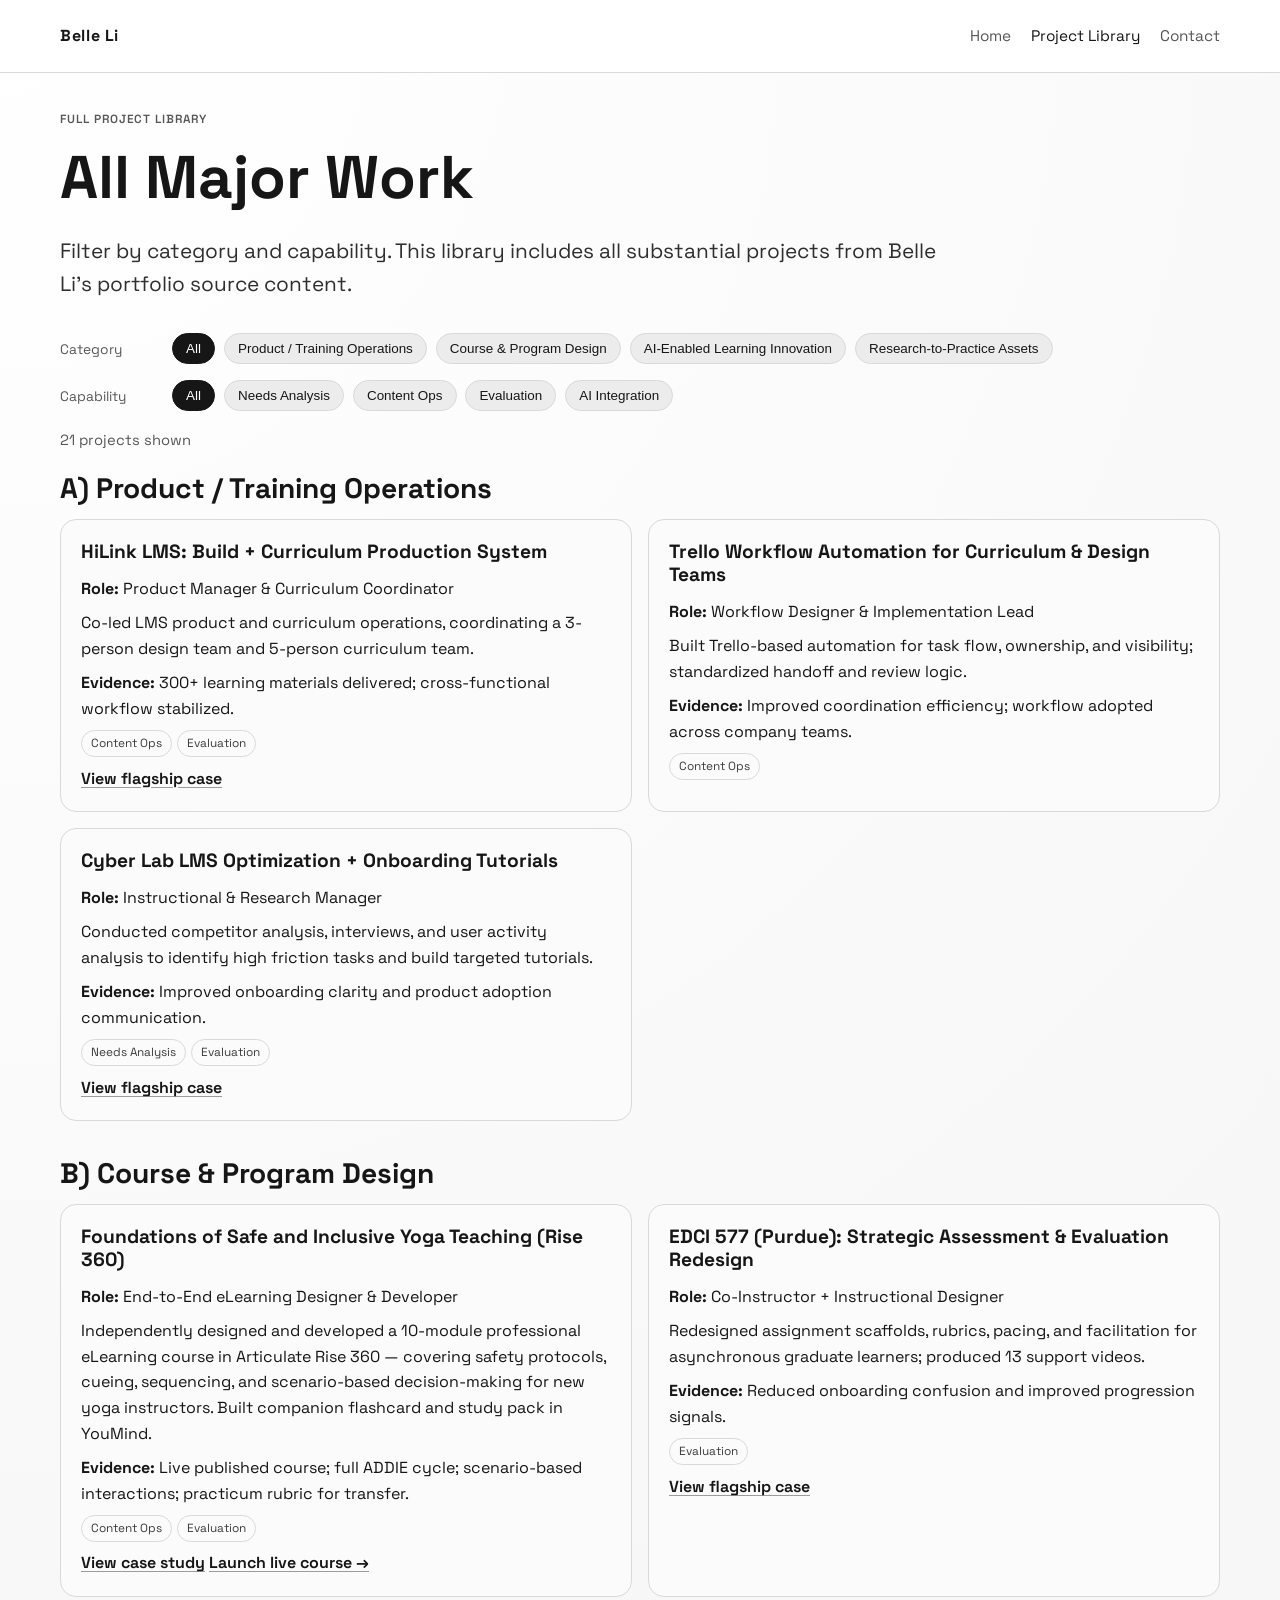
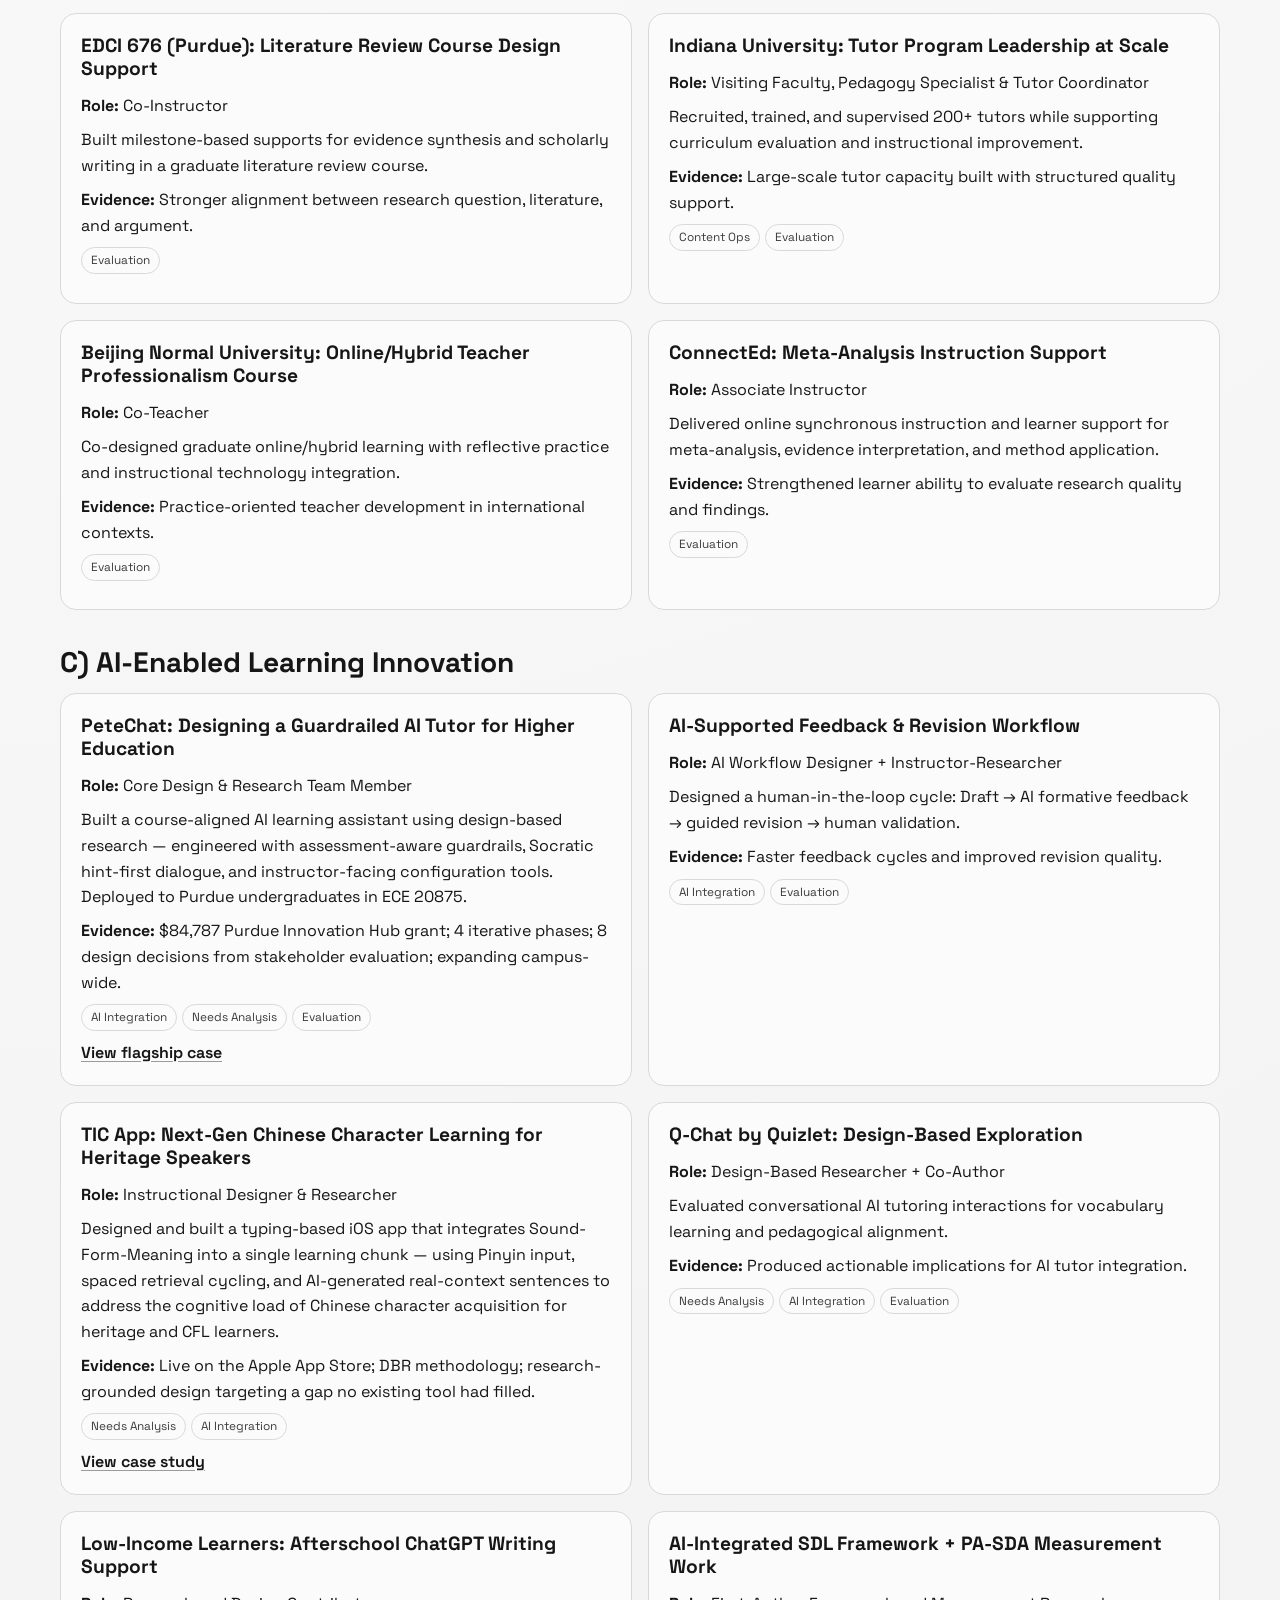
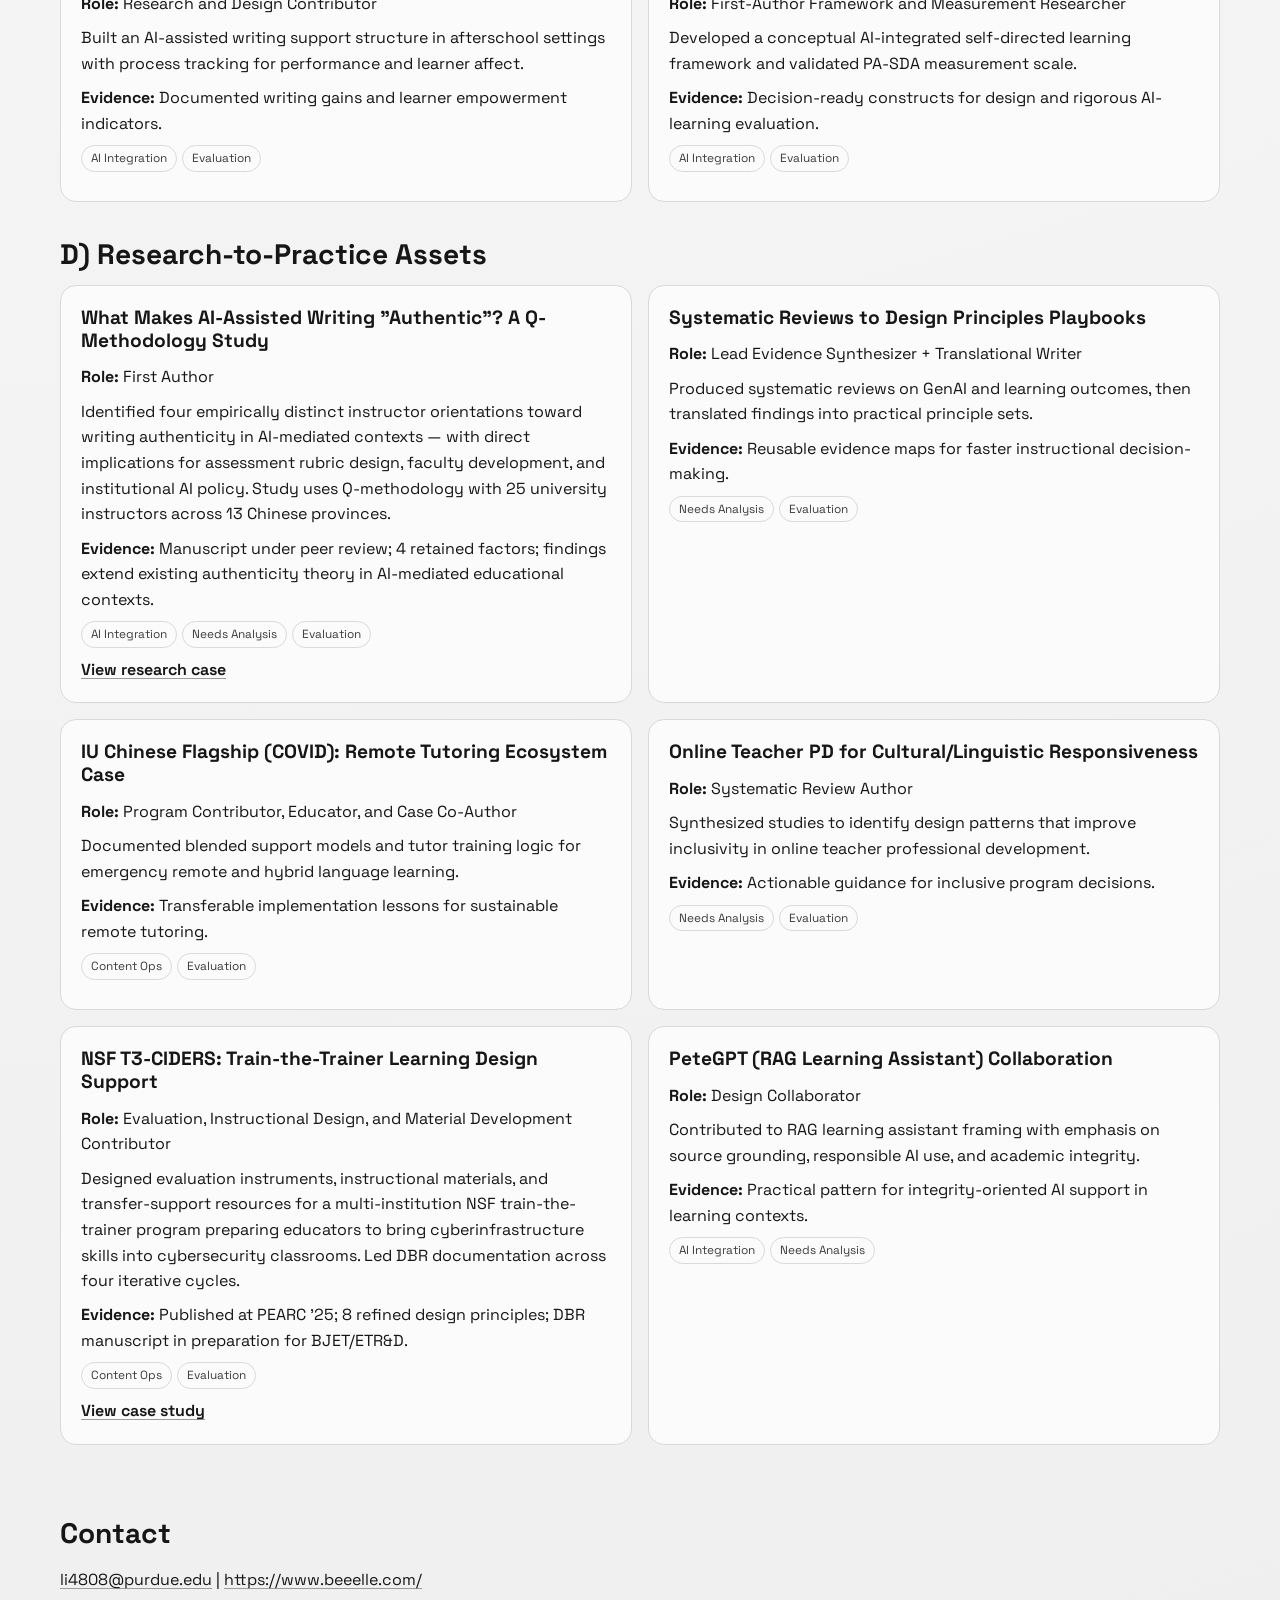
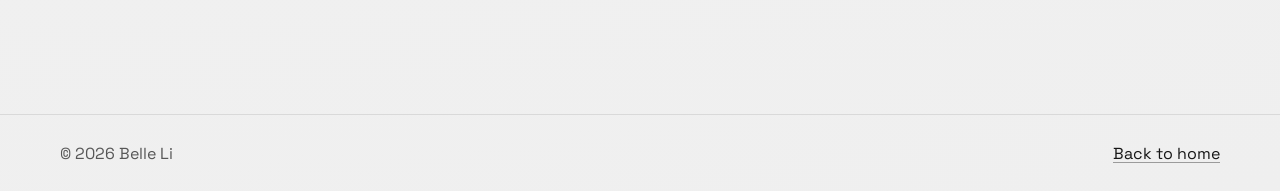
<file: projects.html>
<!doctype html>
<html lang="en">
  <head>
    <meta charset="UTF-8" />
    <meta name="viewport" content="width=device-width, initial-scale=1.0" />
    <title>Project Library | Belle Li</title>
    <meta
      name="description"
      content="Complete project library for Belle Li: product training operations, course design, AI-enabled learning innovation, and research-to-practice assets."
    />
    <link rel="stylesheet" href="styles.css" />
  </head>
  <body>
    <header class="site-header">
      <div class="container nav-wrap">
        <a class="brand" href="index.html">Belle Li</a>
        <nav class="site-nav" aria-label="Primary">
          <a href="index.html">Home</a>
          <a aria-current="page" href="projects.html">Project Library</a>
          <a href="index.html#contact">Contact</a>
        </nav>
      </div>
    </header>

    <main class="container section">
      <p class="eyebrow">Full Project Library</p>
      <h1>All Major Work</h1>
      <p class="lede narrow">
        Filter by category and capability. This library includes all substantial projects from Belle
        Li’s portfolio source content.
      </p>

      <section class="filters" aria-label="Project filters">
        <div class="filter-group" role="group" aria-label="Filter by category">
          <p class="filter-label">Category</p>
          <button class="chip active" data-filter-group="category" data-filter="all" type="button">
            All
          </button>
          <button class="chip" data-filter-group="category" data-filter="product-training" type="button">
            Product / Training Operations
          </button>
          <button class="chip" data-filter-group="category" data-filter="course-program" type="button">
            Course & Program Design
          </button>
          <button class="chip" data-filter-group="category" data-filter="ai-innovation" type="button">
            AI-Enabled Learning Innovation
          </button>
          <button class="chip" data-filter-group="category" data-filter="research-practice" type="button">
            Research-to-Practice Assets
          </button>
        </div>

        <div class="filter-group" role="group" aria-label="Filter by capability">
          <p class="filter-label">Capability</p>
          <button class="chip active" data-filter-group="capability" data-filter="all" type="button">
            All
          </button>
          <button class="chip" data-filter-group="capability" data-filter="needs-analysis" type="button">
            Needs Analysis
          </button>
          <button class="chip" data-filter-group="capability" data-filter="content-ops" type="button">
            Content Ops
          </button>
          <button class="chip" data-filter-group="capability" data-filter="evaluation" type="button">
            Evaluation
          </button>
          <button class="chip" data-filter-group="capability" data-filter="ai-integration" type="button">
            AI Integration
          </button>
        </div>
      </section>

      <p id="project-count" class="count" aria-live="polite"></p>

      <section>
        <h2>A) Product / Training Operations</h2>
        <div class="grid two project-grid">
          <article
            class="card project-card"
            data-category="product-training"
            data-capability="content-ops evaluation"
          >
            <h3>HiLink LMS: Build + Curriculum Production System</h3>
            <p><strong>Role:</strong> Product Manager & Curriculum Coordinator</p>
            <p>
              Co-led LMS product and curriculum operations, coordinating a 3-person design team and
              5-person curriculum team.
            </p>
            <p><strong>Evidence:</strong> 300+ learning materials delivered; cross-functional workflow stabilized.</p>
            <p class="tag-row"><span class="tag">Content Ops</span><span class="tag">Evaluation</span></p>
            <a class="inline-link" href="case-hilink.html">View flagship case</a>
          </article>

          <article
            class="card project-card"
            data-category="product-training"
            data-capability="content-ops"
          >
            <h3>Trello Workflow Automation for Curriculum & Design Teams</h3>
            <p><strong>Role:</strong> Workflow Designer & Implementation Lead</p>
            <p>
              Built Trello-based automation for task flow, ownership, and visibility; standardized
              handoff and review logic.
            </p>
            <p><strong>Evidence:</strong> Improved coordination efficiency; workflow adopted across company teams.</p>
            <p class="tag-row"><span class="tag">Content Ops</span></p>
          </article>

          <article
            class="card project-card"
            data-category="product-training"
            data-capability="needs-analysis evaluation"
          >
            <h3>Cyber Lab LMS Optimization + Onboarding Tutorials</h3>
            <p><strong>Role:</strong> Instructional & Research Manager</p>
            <p>
              Conducted competitor analysis, interviews, and user activity analysis to identify high
              friction tasks and build targeted tutorials.
            </p>
            <p><strong>Evidence:</strong> Improved onboarding clarity and product adoption communication.</p>
            <p class="tag-row"><span class="tag">Needs Analysis</span><span class="tag">Evaluation</span></p>
            <a class="inline-link" href="case-cyberlab.html">View flagship case</a>
          </article>
        </div>
      </section>

      <section>
        <h2>B) Course & Program Design</h2>
        <div class="grid two project-grid">
          <article
            class="card project-card"
            data-category="course-program"
            data-capability="content-ops evaluation"
          >
            <h3>Foundations of Safe and Inclusive Yoga Teaching (Rise 360)</h3>
            <p><strong>Role:</strong> End-to-End eLearning Designer & Developer</p>
            <p>
              Independently designed and developed a 10-module professional eLearning course in
              Articulate Rise 360 — covering safety protocols, cueing, sequencing, and scenario-based
              decision-making for new yoga instructors. Built companion flashcard and study pack in YouMind.
            </p>
            <p><strong>Evidence:</strong> Live published course; full ADDIE cycle; scenario-based interactions; practicum rubric for transfer.</p>
            <p class="tag-row"><span class="tag">Content Ops</span><span class="tag">Evaluation</span></p>
            <a class="inline-link" href="case-yoga.html">View case study</a>
            <a class="inline-link" href="https://share.articulate.com/oVN7RJlF7Gh9bwUwkzfrc" target="_blank" rel="noopener noreferrer">Launch live course →</a>
          </article>

          <article
            class="card project-card"
            data-category="course-program"
            data-capability="evaluation"
          >
            <h3>EDCI 577 (Purdue): Strategic Assessment & Evaluation Redesign</h3>
            <p><strong>Role:</strong> Co-Instructor + Instructional Designer</p>
            <p>
              Redesigned assignment scaffolds, rubrics, pacing, and facilitation for asynchronous
              graduate learners; produced 13 support videos.
            </p>
            <p><strong>Evidence:</strong> Reduced onboarding confusion and improved progression signals.</p>
            <p class="tag-row"><span class="tag">Evaluation</span></p>
            <a class="inline-link" href="case-edci577.html">View flagship case</a>
          </article>

          <article
            class="card project-card"
            data-category="course-program"
            data-capability="evaluation"
          >
            <h3>EDCI 676 (Purdue): Literature Review Course Design Support</h3>
            <p><strong>Role:</strong> Co-Instructor</p>
            <p>
              Built milestone-based supports for evidence synthesis and scholarly writing in a
              graduate literature review course.
            </p>
            <p><strong>Evidence:</strong> Stronger alignment between research question, literature, and argument.</p>
            <p class="tag-row"><span class="tag">Evaluation</span></p>
          </article>

          <article
            class="card project-card"
            data-category="course-program"
            data-capability="content-ops evaluation"
          >
            <h3>Indiana University: Tutor Program Leadership at Scale</h3>
            <p><strong>Role:</strong> Visiting Faculty, Pedagogy Specialist & Tutor Coordinator</p>
            <p>
              Recruited, trained, and supervised 200+ tutors while supporting curriculum evaluation
              and instructional improvement.
            </p>
            <p><strong>Evidence:</strong> Large-scale tutor capacity built with structured quality support.</p>
            <p class="tag-row"><span class="tag">Content Ops</span><span class="tag">Evaluation</span></p>
          </article>

          <article
            class="card project-card"
            data-category="course-program"
            data-capability="evaluation"
          >
            <h3>Beijing Normal University: Online/Hybrid Teacher Professionalism Course</h3>
            <p><strong>Role:</strong> Co-Teacher</p>
            <p>
              Co-designed graduate online/hybrid learning with reflective practice and instructional
              technology integration.
            </p>
            <p><strong>Evidence:</strong> Practice-oriented teacher development in international contexts.</p>
            <p class="tag-row"><span class="tag">Evaluation</span></p>
          </article>

          <article
            class="card project-card"
            data-category="course-program"
            data-capability="evaluation"
          >
            <h3>ConnectEd: Meta-Analysis Instruction Support</h3>
            <p><strong>Role:</strong> Associate Instructor</p>
            <p>
              Delivered online synchronous instruction and learner support for meta-analysis,
              evidence interpretation, and method application.
            </p>
            <p><strong>Evidence:</strong> Strengthened learner ability to evaluate research quality and findings.</p>
            <p class="tag-row"><span class="tag">Evaluation</span></p>
          </article>
        </div>
      </section>

      <section>
        <h2>C) AI-Enabled Learning Innovation</h2>
        <div class="grid two project-grid">
          <article
            class="card project-card"
            data-category="ai-innovation"
            data-capability="needs-analysis ai-integration evaluation"
          >
            <h3>PeteChat: Designing a Guardrailed AI Tutor for Higher Education</h3>
            <p><strong>Role:</strong> Core Design & Research Team Member</p>
            <p>
              Built a course-aligned AI learning assistant using design-based research — engineered with assessment-aware guardrails, Socratic hint-first dialogue, and instructor-facing configuration tools. Deployed to Purdue undergraduates in ECE 20875.
            </p>
            <p><strong>Evidence:</strong> $84,787 Purdue Innovation Hub grant; 4 iterative phases; 8 design decisions from stakeholder evaluation; expanding campus-wide.</p>
            <p class="tag-row"><span class="tag">AI Integration</span><span class="tag">Needs Analysis</span><span class="tag">Evaluation</span></p>
            <a class="inline-link" href="case-petechat.html">View flagship case</a>
          </article>

          <article
            class="card project-card"
            data-category="ai-innovation"
            data-capability="ai-integration evaluation"
          >
            <h3>AI-Supported Feedback & Revision Workflow</h3>
            <p><strong>Role:</strong> AI Workflow Designer + Instructor-Researcher</p>
            <p>
              Designed a human-in-the-loop cycle: Draft → AI formative feedback → guided revision →
              human validation.
            </p>
            <p><strong>Evidence:</strong> Faster feedback cycles and improved revision quality.</p>
            <p class="tag-row"><span class="tag">AI Integration</span><span class="tag">Evaluation</span></p>
          </article>

          <article
            class="card project-card"
            data-category="ai-innovation"
            data-capability="needs-analysis ai-integration"
          >
            <h3>TIC App: Next-Gen Chinese Character Learning for Heritage Speakers</h3>
            <p><strong>Role:</strong> Instructional Designer & Researcher</p>
            <p>
              Designed and built a typing-based iOS app that integrates Sound-Form-Meaning into a single learning chunk — using Pinyin input, spaced retrieval cycling, and AI-generated real-context sentences to address the cognitive load of Chinese character acquisition for heritage and CFL learners.
            </p>
            <p><strong>Evidence:</strong> Live on the Apple App Store; DBR methodology; research-grounded design targeting a gap no existing tool had filled.</p>
            <p class="tag-row"><span class="tag">Needs Analysis</span><span class="tag">AI Integration</span></p>
            <a class="inline-link" href="case-tic.html">View case study</a>
          </article>

          <article
            class="card project-card"
            data-category="ai-innovation"
            data-capability="needs-analysis ai-integration evaluation"
          >
            <h3>Q-Chat by Quizlet: Design-Based Exploration</h3>
            <p><strong>Role:</strong> Design-Based Researcher + Co-Author</p>
            <p>
              Evaluated conversational AI tutoring interactions for vocabulary learning and
              pedagogical alignment.
            </p>
            <p><strong>Evidence:</strong> Produced actionable implications for AI tutor integration.</p>
            <p class="tag-row"><span class="tag">Needs Analysis</span><span class="tag">AI Integration</span><span class="tag">Evaluation</span></p>
          </article>

          <article
            class="card project-card"
            data-category="ai-innovation"
            data-capability="ai-integration evaluation"
          >
            <h3>Low-Income Learners: Afterschool ChatGPT Writing Support</h3>
            <p><strong>Role:</strong> Research and Design Contributor</p>
            <p>
              Built an AI-assisted writing support structure in afterschool settings with process
              tracking for performance and learner affect.
            </p>
            <p><strong>Evidence:</strong> Documented writing gains and learner empowerment indicators.</p>
            <p class="tag-row"><span class="tag">AI Integration</span><span class="tag">Evaluation</span></p>
          </article>

          <article
            class="card project-card"
            data-category="ai-innovation"
            data-capability="ai-integration evaluation"
          >
            <h3>AI-Integrated SDL Framework + PA-SDA Measurement Work</h3>
            <p><strong>Role:</strong> First-Author Framework and Measurement Researcher</p>
            <p>
              Developed a conceptual AI-integrated self-directed learning framework and validated
              PA-SDA measurement scale.
            </p>
            <p><strong>Evidence:</strong> Decision-ready constructs for design and rigorous AI-learning evaluation.</p>
            <p class="tag-row"><span class="tag">AI Integration</span><span class="tag">Evaluation</span></p>
          </article>
        </div>
      </section>

      <section>
        <h2>D) Research-to-Practice Assets</h2>
        <div class="grid two project-grid">
          <article
            class="card project-card"
            data-category="research-practice"
            data-capability="needs-analysis ai-integration evaluation"
          >
            <h3>What Makes AI-Assisted Writing "Authentic"? A Q-Methodology Study</h3>
            <p><strong>Role:</strong> First Author</p>
            <p>
              Identified four empirically distinct instructor orientations toward writing authenticity in AI-mediated contexts — with direct implications for assessment rubric design, faculty development, and institutional AI policy. Study uses Q-methodology with 25 university instructors across 13 Chinese provinces.
            </p>
            <p><strong>Evidence:</strong> Manuscript under peer review; 4 retained factors; findings extend existing authenticity theory in AI-mediated educational contexts.</p>
            <p class="tag-row"><span class="tag">AI Integration</span><span class="tag">Needs Analysis</span><span class="tag">Evaluation</span></p>
            <a class="inline-link" href="case-qmethodology.html">View research case</a>
          </article>

          <article
            class="card project-card"
            data-category="research-practice"
            data-capability="needs-analysis evaluation"
          >
            <h3>Systematic Reviews to Design Principles Playbooks</h3>
            <p><strong>Role:</strong> Lead Evidence Synthesizer + Translational Writer</p>
            <p>
              Produced systematic reviews on GenAI and learning outcomes, then translated findings
              into practical principle sets.
            </p>
            <p><strong>Evidence:</strong> Reusable evidence maps for faster instructional decision-making.</p>
            <p class="tag-row"><span class="tag">Needs Analysis</span><span class="tag">Evaluation</span></p>
          </article>

          <article
            class="card project-card"
            data-category="research-practice"
            data-capability="content-ops evaluation"
          >
            <h3>IU Chinese Flagship (COVID): Remote Tutoring Ecosystem Case</h3>
            <p><strong>Role:</strong> Program Contributor, Educator, and Case Co-Author</p>
            <p>
              Documented blended support models and tutor training logic for emergency remote and
              hybrid language learning.
            </p>
            <p><strong>Evidence:</strong> Transferable implementation lessons for sustainable remote tutoring.</p>
            <p class="tag-row"><span class="tag">Content Ops</span><span class="tag">Evaluation</span></p>
          </article>

          <article
            class="card project-card"
            data-category="research-practice"
            data-capability="needs-analysis evaluation"
          >
            <h3>Online Teacher PD for Cultural/Linguistic Responsiveness</h3>
            <p><strong>Role:</strong> Systematic Review Author</p>
            <p>
              Synthesized studies to identify design patterns that improve inclusivity in online
              teacher professional development.
            </p>
            <p><strong>Evidence:</strong> Actionable guidance for inclusive program decisions.</p>
            <p class="tag-row"><span class="tag">Needs Analysis</span><span class="tag">Evaluation</span></p>
          </article>

          <article
            class="card project-card"
            data-category="research-practice"
            data-capability="content-ops evaluation"
          >
            <h3>NSF T3-CIDERS: Train-the-Trainer Learning Design Support</h3>
            <p><strong>Role:</strong> Evaluation, Instructional Design, and Material Development Contributor</p>
            <p>
              Designed evaluation instruments, instructional materials, and transfer-support resources for a
              multi-institution NSF train-the-trainer program preparing educators to bring cyberinfrastructure
              skills into cybersecurity classrooms. Led DBR documentation across four iterative cycles.
            </p>
            <p><strong>Evidence:</strong> Published at PEARC '25; 8 refined design principles; DBR manuscript in preparation for BJET/ETR&amp;D.</p>
            <p class="tag-row"><span class="tag">Content Ops</span><span class="tag">Evaluation</span></p>
            <a class="inline-link" href="case-t3ciders.html">View case study</a>
          </article>

          <article
            class="card project-card"
            data-category="research-practice"
            data-capability="ai-integration needs-analysis"
          >
            <h3>PeteGPT (RAG Learning Assistant) Collaboration</h3>
            <p><strong>Role:</strong> Design Collaborator</p>
            <p>
              Contributed to RAG learning assistant framing with emphasis on source grounding,
              responsible AI use, and academic integrity.
            </p>
            <p><strong>Evidence:</strong> Practical pattern for integrity-oriented AI support in learning contexts.</p>
            <p class="tag-row"><span class="tag">AI Integration</span><span class="tag">Needs Analysis</span></p>
          </article>
        </div>
      </section>

      <section class="section contact compact">
        <h2>Contact</h2>
        <p>
          <a href="mailto:li4808@purdue.edu">li4808@purdue.edu</a> |
          <a href="https://www.beeelle.com/" target="_blank" rel="noopener noreferrer">https://www.beeelle.com/</a>
        </p>
      </section>
    </main>

    <footer class="site-footer">
      <div class="container footer-wrap">
        <p>© <span id="year"></span> Belle Li</p>
        <a href="index.html">Back to home</a>
      </div>
    </footer>

    <script src="script.js"></script>
  </body>
</html>
</file>
<file: styles.css>
@import url("https://fonts.googleapis.com/css2?family=Space+Grotesk:wght@400;500;600;700&display=swap");

:root {
  --bg: #f6f6f6;
  --surface: #ffffff;
  --text: #161616;
  --muted: #575757;
  --line: #d9d9d9;
  --chip: #ececec;
  --chip-active: #161616;
  --chip-active-text: #ffffff;
  --max: 1160px;
  --radius: 16px;
}

* {
  box-sizing: border-box;
}

html,
body {
  margin: 0;
  padding: 0;
}

body {
  font-family: "Space Grotesk", "Avenir Next", "Helvetica Neue", Helvetica, sans-serif;
  color: var(--text);
  background:
    radial-gradient(circle at 0% 0%, #ffffff 0, #f8f8f8 30%, #f3f3f3 70%, #efefef 100%),
    var(--bg);
  line-height: 1.6;
}

a {
  color: inherit;
  text-decoration-color: #9b9b9b;
  text-underline-offset: 0.2rem;
}

a:hover {
  text-decoration-color: var(--text);
}

.container {
  width: min(100% - 2.5rem, var(--max));
  margin-inline: auto;
}

.site-header {
  position: sticky;
  top: 0;
  z-index: 10;
  background: rgba(255, 255, 255, 0.92);
  backdrop-filter: blur(8px);
  border-bottom: 1px solid var(--line);
}

.nav-wrap {
  min-height: 72px;
  display: flex;
  align-items: center;
  justify-content: space-between;
  gap: 1rem;
}

.brand {
  font-weight: 700;
  letter-spacing: 0.04em;
  text-decoration: none;
}

.site-nav {
  display: flex;
  align-items: center;
  gap: 1.25rem;
}

.site-nav a {
  text-decoration: none;
  color: var(--muted);
  font-size: 0.96rem;
}

.site-nav a[aria-current="page"],
.site-nav a:hover {
  color: var(--text);
}

.hero {
  padding: 5.25rem 0 2.75rem;
}

.eyebrow {
  margin: 0 0 0.8rem;
  color: var(--muted);
  text-transform: uppercase;
  letter-spacing: 0.08em;
  font-size: 0.74rem;
  font-weight: 600;
}

h1,
h2,
h3 {
  line-height: 1.2;
  margin: 0 0 0.8rem;
}

h1 {
  font-size: clamp(2rem, 4.7vw, 3.8rem);
  max-width: 16.5ch;
}

h2 {
  font-size: clamp(1.45rem, 2.2vw, 2rem);
}

h3 {
  font-size: 1.2rem;
}

.lede {
  font-size: clamp(1rem, 2vw, 1.3rem);
  color: #2f2f2f;
  max-width: 64ch;
}

.narrow {
  max-width: 70ch;
}

.cta-row {
  display: flex;
  flex-wrap: wrap;
  gap: 0.8rem;
  margin-top: 1.6rem;
}

.btn {
  border: 1px solid #b8b8b8;
  border-radius: 999px;
  padding: 0.62rem 1.1rem;
  text-decoration: none;
  font-weight: 600;
  font-size: 0.94rem;
}

.btn-primary {
  background: var(--text);
  color: #fff;
  border-color: var(--text);
}

.section {
  padding: 2.3rem 0;
}

.summary {
  border-top: 1px solid var(--line);
  border-bottom: 1px solid var(--line);
  padding: 2rem 0;
}

.section-head {
  display: flex;
  justify-content: space-between;
  align-items: flex-end;
  gap: 1rem;
  margin-bottom: 1.1rem;
}

.grid {
  display: grid;
  gap: 1rem;
}

.grid.three {
  grid-template-columns: repeat(3, minmax(0, 1fr));
}

.grid.two {
  grid-template-columns: repeat(2, minmax(0, 1fr));
}

.card {
  border: 1px solid var(--line);
  border-radius: var(--radius);
  background: #fbfbfb;
  padding: 1.25rem;
}

.card p {
  margin: 0.55rem 0;
}

.card-kicker {
  color: var(--muted);
  text-transform: uppercase;
  letter-spacing: 0.06em;
  font-size: 0.72rem;
  font-weight: 650;
}

.inline-link {
  font-weight: 650;
}

.about p,
.contact p {
  max-width: 72ch;
}

.filters {
  display: grid;
  gap: 1rem;
  margin-top: 2rem;
}

.filter-group {
  display: flex;
  flex-wrap: wrap;
  align-items: center;
  gap: 0.55rem;
}

.filter-label {
  margin: 0 0.45rem 0 0;
  font-size: 0.86rem;
  color: var(--muted);
  min-width: 6rem;
}

.chip {
  border: 1px solid var(--line);
  background: var(--chip);
  color: var(--text);
  border-radius: 999px;
  padding: 0.44rem 0.82rem;
  font-size: 0.84rem;
  cursor: pointer;
}

.chip.active {
  background: var(--chip-active);
  color: var(--chip-active-text);
  border-color: var(--chip-active);
}

.count {
  margin: 1.1rem 0 1.25rem;
  color: var(--muted);
  font-size: 0.92rem;
}

.project-grid {
  margin-bottom: 2.25rem;
}

.project-card[hidden] {
  display: none;
}

.tag-row {
  display: flex;
  flex-wrap: wrap;
  gap: 0.35rem;
  margin-top: 0.65rem;
}

.tag {
  display: inline-block;
  border: 1px solid var(--line);
  border-radius: 999px;
  padding: 0.18rem 0.55rem;
  font-size: 0.74rem;
  color: #3b3b3b;
}

.case .card ul {
  margin: 0;
  padding-left: 1.1rem;
}

.case-grid {
  display: grid;
  gap: 1rem;
  grid-template-columns: repeat(2, minmax(0, 1fr));
}

.case-back {
  margin-top: 1.3rem;
}

.site-footer {
  border-top: 1px solid var(--line);
  margin-top: 2rem;
}

.footer-wrap {
  min-height: 76px;
  display: flex;
  align-items: center;
  justify-content: space-between;
  gap: 1rem;
}

.footer-wrap p {
  margin: 0;
  color: var(--muted);
}

/* ─── Case Study Pages ─────────────────────────────────────── */

.case {
  padding-top: 2.5rem;
  padding-bottom: 4rem;
}

.case h1 {
  max-width: 22ch;
  margin-top: 0.5rem;
}

/* Stats bar */
.case-stats {
  display: grid;
  grid-template-columns: repeat(4, minmax(0, 1fr));
  gap: 1px;
  background: var(--line);
  border: 1px solid var(--line);
  border-radius: var(--radius);
  overflow: hidden;
  margin: 2.5rem 0 0;
}

.case-stat {
  background: #fafafa;
  padding: 1.25rem 1.4rem;
  display: flex;
  flex-direction: column;
  gap: 0.3rem;
}

.case-stat-num {
  font-size: clamp(1.6rem, 3vw, 2.2rem);
  font-weight: 700;
  line-height: 1;
  letter-spacing: -0.02em;
  color: var(--text);
}

.case-stat-label {
  font-size: 0.78rem;
  color: var(--muted);
  line-height: 1.4;
}

/* Sections */
.case-section {
  border-top: 1px solid var(--line);
  padding: 2.8rem 0 0.5rem;
  margin-top: 2.8rem;
}

.case-section h2 {
  max-width: 38ch;
}

.case-section p {
  max-width: 72ch;
  margin: 0 0 0.9rem;
}

.case-section h3 {
  margin-bottom: 0.35rem;
}

.section-tag {
  display: inline-block;
  font-size: 0.72rem;
  font-weight: 600;
  letter-spacing: 0.1em;
  text-transform: uppercase;
  color: var(--muted);
  margin: 0 0 0.65rem;
  background: var(--chip);
  border: 1px solid var(--line);
  border-radius: 999px;
  padding: 0.2rem 0.65rem;
}

/* Images */
.case-img {
  display: block;
  width: 100%;
  max-width: 100%;
  height: auto;
  border-radius: 10px;
  border: 1px solid var(--line);
  background: #f0f0f0;
}

.case-img-wrap {
  margin: 1.75rem 0 0.5rem;
}

.case-img-caption {
  font-size: 0.82rem;
  color: var(--muted);
  margin: 0.55rem 0 0;
  line-height: 1.5;
  max-width: 72ch;
}

figure {
  margin: 0;
}

figure figcaption {
  font-size: 0.82rem;
  color: var(--muted);
  margin-top: 0.5rem;
  line-height: 1.5;
}

.img-2col {
  display: grid;
  grid-template-columns: repeat(2, minmax(0, 1fr));
  gap: 1.25rem;
  margin: 1.75rem 0 0.5rem;
}

/* Process list */
.process-list {
  display: flex;
  flex-direction: column;
  gap: 0;
  margin: 1.5rem 0;
  border: 1px solid var(--line);
  border-radius: var(--radius);
  overflow: hidden;
}

.process-item {
  display: flex;
  gap: 1.25rem;
  padding: 1.4rem 1.5rem;
  border-bottom: 1px solid var(--line);
  background: #fafafa;
}

.process-item:last-child {
  border-bottom: none;
}

.process-num {
  font-size: 0.72rem;
  font-weight: 700;
  letter-spacing: 0.06em;
  color: var(--muted);
  min-width: 2rem;
  padding-top: 0.2rem;
}

.process-body {
  flex: 1;
}

.process-body h3 {
  margin: 0 0 0.3rem;
  font-size: 1rem;
}

.process-body p {
  margin: 0;
  font-size: 0.95rem;
  max-width: 62ch;
}

/* Team */
.team-grid {
  display: grid;
  grid-template-columns: repeat(2, minmax(0, 1fr));
  gap: 1rem;
  margin: 1.25rem 0;
}

.team-block {
  border: 1px solid var(--line);
  border-radius: 10px;
  padding: 1.1rem 1.25rem;
  background: #fafafa;
}

.team-block h4 {
  margin: 0 0 0.5rem;
  font-size: 0.88rem;
  font-weight: 700;
  text-transform: uppercase;
  letter-spacing: 0.06em;
  color: var(--muted);
}

.team-block ul {
  margin: 0;
  padding-left: 1rem;
  font-size: 0.92rem;
}

.team-block li {
  margin-bottom: 0.2rem;
}

/* Artifact grid */
.artifact-grid {
  display: grid;
  grid-template-columns: repeat(3, minmax(0, 1fr));
  gap: 1px;
  background: var(--line);
  border: 1px solid var(--line);
  border-radius: var(--radius);
  overflow: hidden;
  margin: 1.5rem 0;
}

.artifact-item {
  background: #fafafa;
  padding: 1.1rem 1.25rem;
}

.artifact-item h4 {
  margin: 0 0 0.3rem;
  font-size: 0.92rem;
  font-weight: 700;
}

.artifact-item p {
  margin: 0;
  font-size: 0.84rem;
  color: var(--muted);
  line-height: 1.45;
}

/* Decisions grid */
.decisions-grid {
  display: grid;
  grid-template-columns: repeat(2, minmax(0, 1fr));
  gap: 1rem;
  margin: 1.5rem 0;
}

.decision-item {
  border: 1px solid var(--line);
  border-radius: 10px;
  padding: 1.25rem;
  background: #fafafa;
}

.decision-item h4 {
  margin: 0 0 0.45rem;
  font-size: 0.97rem;
  font-weight: 700;
}

.decision-item p {
  margin: 0;
  font-size: 0.91rem;
  color: #3a3a3a;
  line-height: 1.55;
}

/* Case back link */
.case-back {
  margin-top: 3rem;
  border-top: 1px solid var(--line);
  padding-top: 1.5rem;
}

/* ─────────────────────────────────────────────────────────── */

@media (max-width: 980px) {
  .grid.three,
  .grid.two,
  .case-grid {
    grid-template-columns: 1fr;
  }

  .hero {
    padding-top: 4rem;
  }

  h1 {
    max-width: 100%;
  }

  .case-stats {
    grid-template-columns: repeat(2, minmax(0, 1fr));
  }

  .artifact-grid {
    grid-template-columns: repeat(2, minmax(0, 1fr));
  }

  .decisions-grid,
  .team-grid {
    grid-template-columns: 1fr;
  }
}

@media (max-width: 640px) {
  .case-stats {
    grid-template-columns: repeat(2, minmax(0, 1fr));
  }

  .img-2col {
    grid-template-columns: 1fr;
  }

  .artifact-grid {
    grid-template-columns: 1fr;
  }
}

@media (max-width: 720px) {
  .container {
    width: min(100% - 1.35rem, var(--max));
  }

  .nav-wrap {
    min-height: 64px;
  }

  .site-nav {
    gap: 0.75rem;
  }

  .site-nav a {
    font-size: 0.87rem;
  }

  .filter-label {
    width: 100%;
    margin-bottom: 0.2rem;
  }
}
</file>
